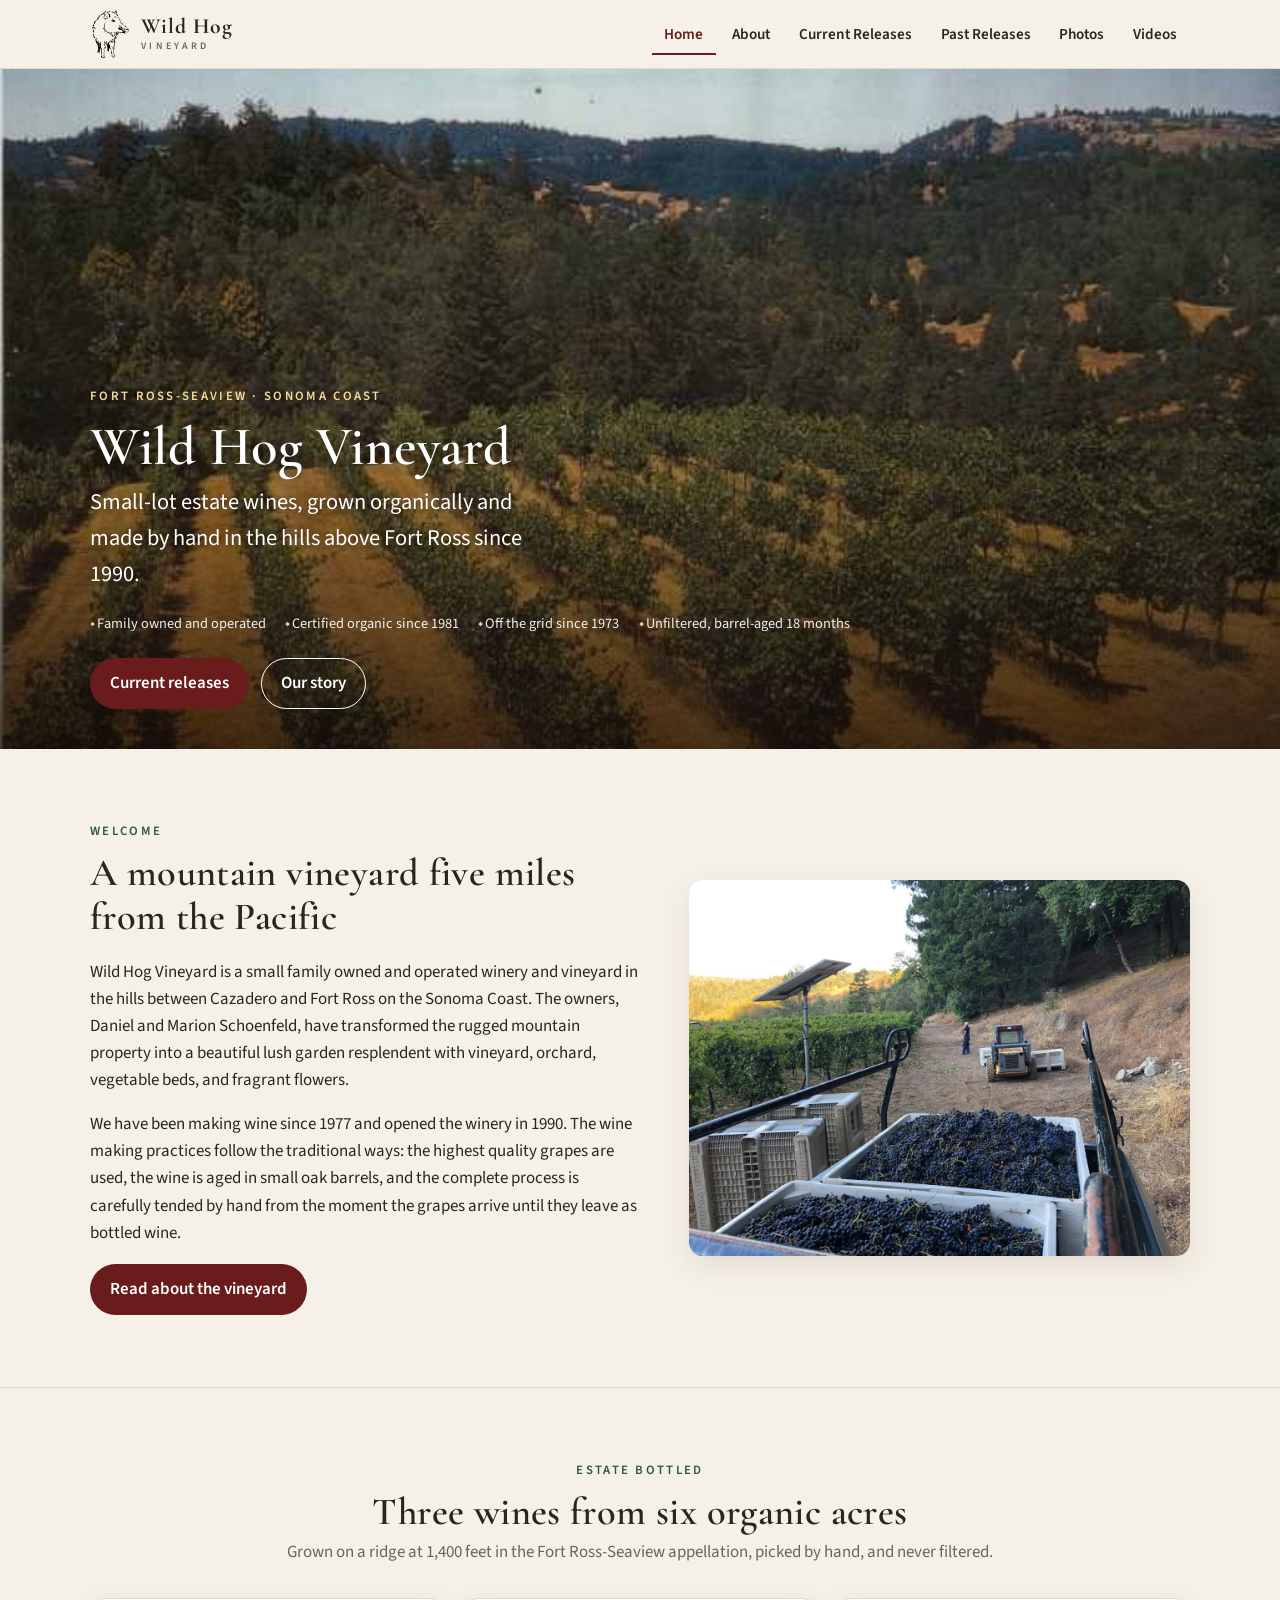
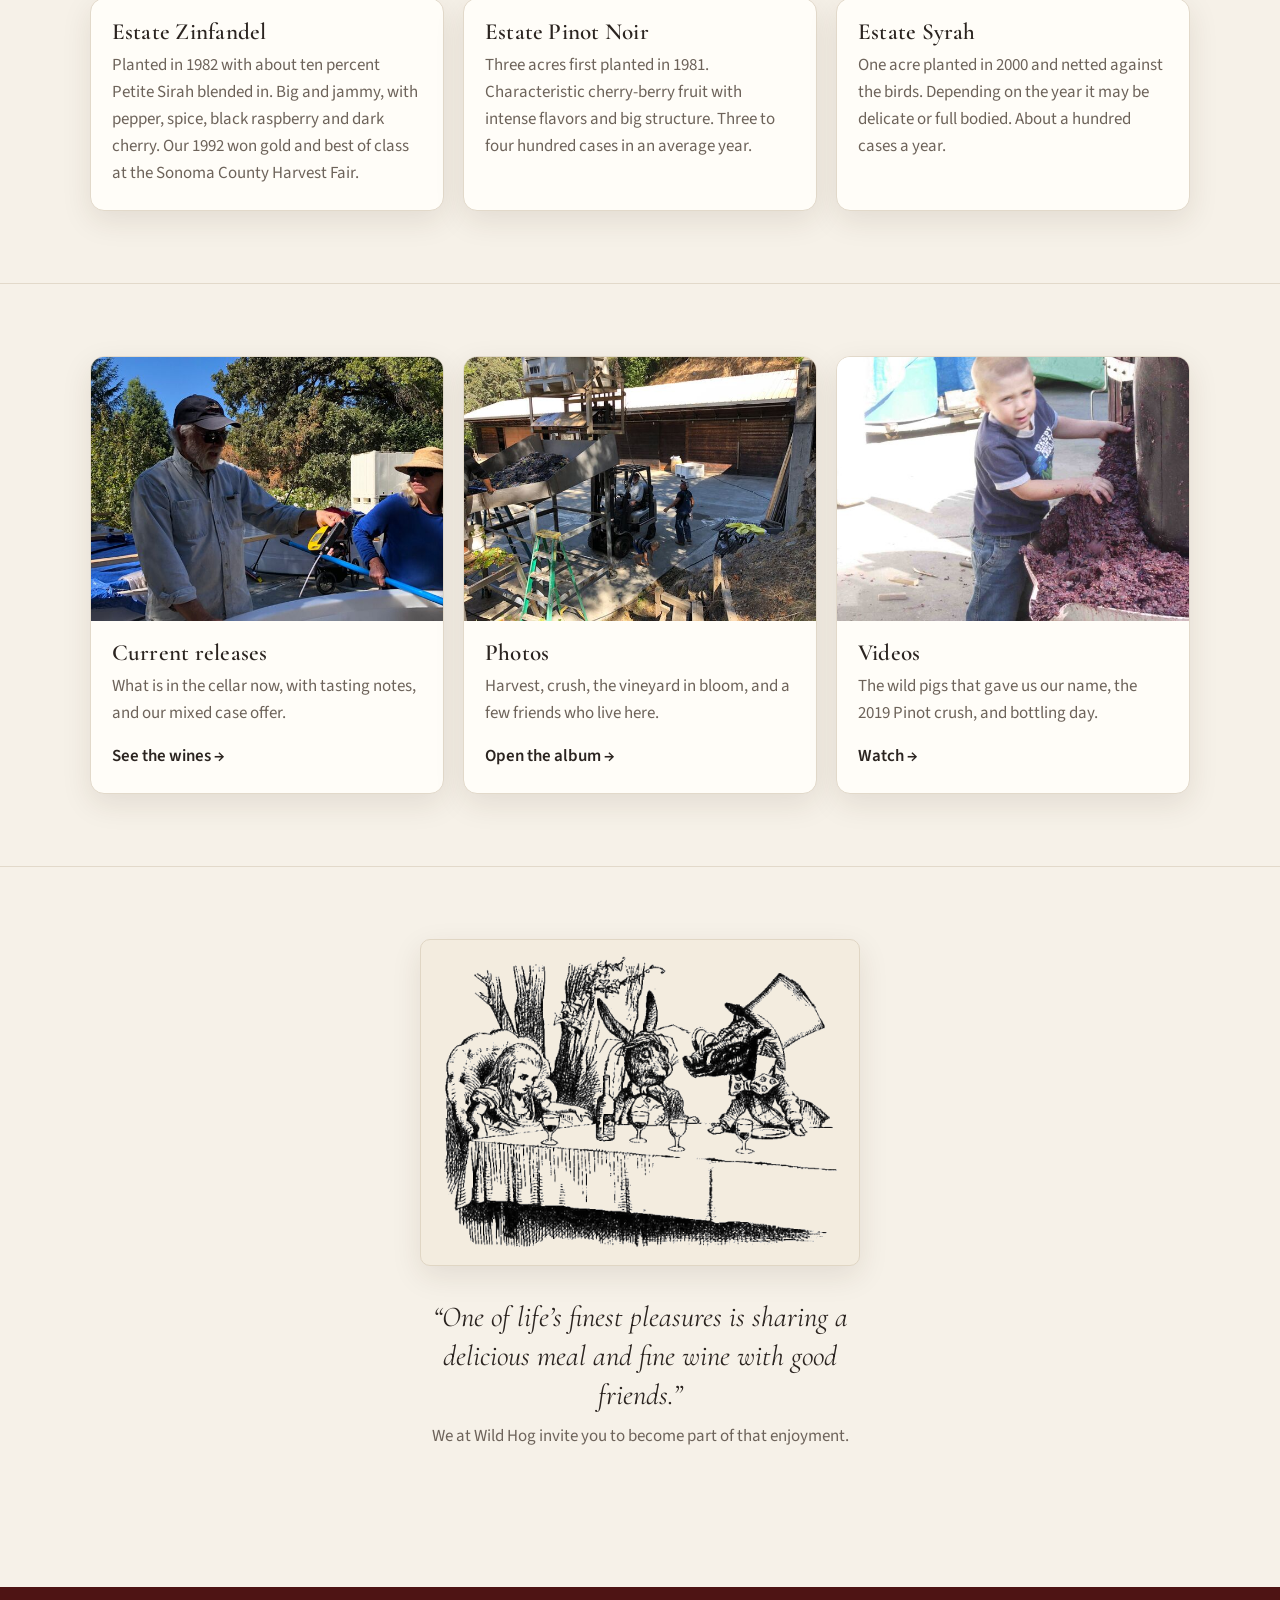
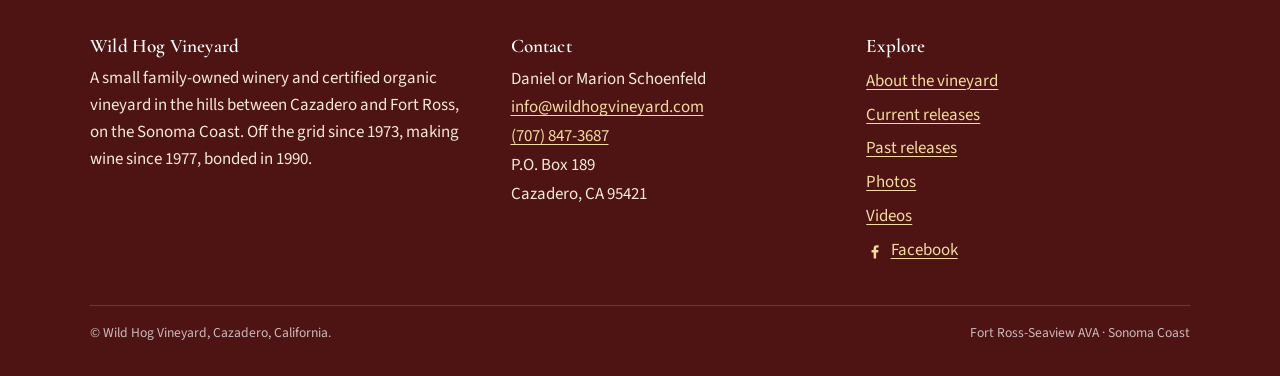
<file: index.html>
<!DOCTYPE html>
<html lang="en" class="no-js">
<head>
<meta charset="utf-8">
<meta name="viewport" content="width=device-width, initial-scale=1">
<title>Wild Hog Vineyard · Estate wines from the Sonoma Coast</title>
<meta name="description" content="Wild Hog Vineyard, a small family-owned, certified organic, off-the-grid winery in the Fort Ross-Seaview hills of the Sonoma Coast, making estate Pinot Noir, Zinfandel and Syrah since 1990.">
<meta property="og:title" content="Wild Hog Vineyard · Estate wines from the Sonoma Coast">
<meta property="og:description" content="Wild Hog Vineyard, a small family-owned, certified organic, off-the-grid winery in the Fort Ross-Seaview hills of the Sonoma Coast, making estate Pinot Noir, Zinfandel and Syrah since 1990.">
<meta property="og:type" content="website">
<meta property="og:image" content="images/estate-vineyard.jpg">
<meta name="theme-color" content="#6a1c1c">
<link rel="icon" href="images/favicon.png" type="image/png">
<link rel="apple-touch-icon" href="images/apple-touch-icon.png">
<link rel="preconnect" href="https://fonts.googleapis.com">
<link rel="preconnect" href="https://fonts.gstatic.com" crossorigin>
<link rel="stylesheet" href="https://fonts.googleapis.com/css2?family=Cormorant+Garamond:ital,wght@0,600;0,700;1,500&family=Source+Sans+3:wght@400;600&display=swap">
<link rel="stylesheet" href="css/style.css">
</head>
<body>
<a class="skip-link" href="#main">Skip to content</a>
<header class="site-header">
  <div class="wrap">
    <a class="brand" href="index.html" aria-label="Wild Hog Vineyard home">
      <img src="images/hog-mark.png" alt="" width="40" height="50">
      <span class="brand-name">Wild Hog<small>VINEYARD</small></span>
    </a>
    <button class="nav-toggle" aria-expanded="false" aria-controls="site-nav">
      <svg width="22" height="22" viewBox="0 0 24 24" fill="none" stroke="currentColor" stroke-width="2" stroke-linecap="round"><path d="M4 7h16M4 12h16M4 17h16"/></svg>
      <span>Menu</span>
    </button>
    <nav class="site-nav" id="site-nav" aria-label="Main">
      <ul>
        <li><a href="index.html" aria-current="page">Home</a></li>
        <li><a href="about.html">About</a></li>
        <li><a href="current-releases.html">Current Releases</a></li>
        <li><a href="past-releases.html">Past Releases</a></li>
        <li><a href="photos.html">Photos</a></li>
        <li><a href="videos.html">Videos</a></li>
      </ul>
    </nav>
  </div>
</header>
<main id="main">
<section class="hero">
  <img src="images/estate-vineyard.jpg" alt="The estate vineyard in late summer, rows of vines on a golden hillside with forested ridges beyond" fetchpriority="high">
  <div class="wrap">
    <p class="eyebrow">Fort Ross-Seaview · Sonoma Coast</p>
    <h1>Wild Hog Vineyard</h1>
    <p class="lede">Small-lot estate wines, grown organically and made by hand in the hills above Fort Ross since 1990.</p>
    <ul class="hero-facts">
      <li>Family owned and operated</li>
      <li>Certified organic since 1981</li>
      <li>Off the grid since 1973</li>
      <li>Unfiltered, barrel-aged 18 months</li>
    </ul>
    <div class="btn-row">
      <a class="btn" href="current-releases.html">Current releases</a>
      <a class="btn ghost" href="about.html">Our story</a>
    </div>
  </div>
</section>

<section class="section">
  <div class="wrap split">
    <div>
      <p class="eyebrow">Welcome</p>
      <h2>A mountain vineyard five miles from the Pacific</h2>
      <p>Wild Hog Vineyard is a small family owned and operated winery and vineyard in the hills between Cazadero and Fort Ross on the Sonoma Coast. The owners, Daniel and Marion Schoenfeld, have transformed the rugged mountain property into a beautiful lush garden resplendent with vineyard, orchard, vegetable beds, and fragrant flowers.</p>
      <p>We have been making wine since 1977 and opened the winery in 1990. The wine making practices follow the traditional ways: the highest quality grapes are used, the wine is aged in small oak barrels, and the complete process is carefully tended by hand from the moment the grapes arrive until they leave as bottled wine.</p>
      <a class="btn" href="about.html">Read about the vineyard</a>
    </div>
    <img src="images/grapes-load.jpg" alt="A bin heaped with freshly picked grapes at the winery, a nice load from the 2019 harvest" width="1200" height="900" loading="lazy">
  </div>
</section>

<section class="section">
  <div class="wrap">
    <div class="section-title">
      <p class="eyebrow">Estate bottled</p>
      <h2>Three wines from six organic acres</h2>
      <p class="muted">Grown on a ridge at 1,400 feet in the Fort Ross-Seaview appellation, picked by hand, and never filtered.</p>
    </div>
    <div class="cards">
      <article class="card"><div class="body">
        <h3>Estate Zinfandel</h3>
        <p>Planted in 1982 with about ten percent Petite Sirah blended in. Big and jammy, with pepper, spice, black raspberry and dark cherry. Our 1992 won gold and best of class at the Sonoma County Harvest Fair.</p>
      </div></article>
      <article class="card"><div class="body">
        <h3>Estate Pinot Noir</h3>
        <p>Three acres first planted in 1981. Characteristic cherry-berry fruit with intense flavors and big structure. Three to four hundred cases in an average year.</p>
      </div></article>
      <article class="card"><div class="body">
        <h3>Estate Syrah</h3>
        <p>One acre planted in 2000 and netted against the birds. Depending on the year it may be delicate or full bodied. About a hundred cases a year.</p>
      </div></article>
    </div>
  </div>
</section>

<section class="section">
  <div class="wrap">
    <div class="cards">
      <a class="card" href="current-releases.html" style="text-decoration:none;color:inherit">
        <img src="images/gallery/thumbs/IMG_3694.jpg" alt="Daniel measuring the sugar content of the grapes" loading="lazy" width="640" height="480">
        <div class="body"><h3>Current releases</h3><p>What is in the cellar now, with tasting notes, and our mixed case offer.</p><span class="more">See the wines</span></div>
      </a>
      <a class="card" href="photos.html" style="text-decoration:none;color:inherit">
        <img src="images/gallery/thumbs/IMG_3703.jpg" alt="Crush production line, September 2019" loading="lazy" width="640" height="480">
        <div class="body"><h3>Photos</h3><p>Harvest, crush, the vineyard in bloom, and a few friends who live here.</p><span class="more">Open the album</span></div>
      </a>
      <a class="card" href="videos.html" style="text-decoration:none;color:inherit">
        <img src="images/gallery/thumbs/09Press.jpg" alt="Working the press at crush" loading="lazy" width="640" height="480">
        <div class="body"><h3>Videos</h3><p>The wild pigs that gave us our name, the 2019 Pinot crush, and bottling day.</p><span class="more">Watch</span></div>
      </a>
    </div>
  </div>
</section>

<section class="section">
  <div class="wrap quote-block">
    <figure><img src="images/alice-banquet.png" alt="Engraving of Alice at a banquet table with the March Hare and a boar in a top hat, glasses of wine before them" width="520" height="382" loading="lazy"></figure>
    <blockquote>“One of life’s finest pleasures is sharing a delicious meal and fine wine with good friends.”</blockquote>
    <p class="muted">We at Wild Hog invite you to become part of that enjoyment.</p>
  </div>
</section>
</main>
<footer class="site-footer">
  <div class="wrap">
    <div>
      <h3>Wild Hog Vineyard</h3>
      <p>A small family-owned winery and certified organic vineyard in the hills between Cazadero and Fort Ross, on the Sonoma Coast. Off the grid since 1973, making wine since 1977, bonded in 1990.</p>
    </div>
    <div>
      <h3>Contact</h3>
      <address>
        Daniel or Marion Schoenfeld<br>
        <a href="mailto:info@wildhogvineyard.com">info@wildhogvineyard.com</a><br>
        <a href="tel:+17078473687">(707) 847-3687</a><br>
        P.O. Box 189<br>
        Cazadero, CA 95421
      </address>
    </div>
    <div>
      <h3>Explore</h3>
      <ul>
        <li><a href="about.html">About the vineyard</a></li>
        <li><a href="current-releases.html">Current releases</a></li>
        <li><a href="past-releases.html">Past releases</a></li>
        <li><a href="photos.html">Photos</a></li>
        <li><a href="videos.html">Videos</a></li>
        <li><a class="social" href="https://www.facebook.com/profile.php?id=100057775415077" rel="noopener"><svg viewBox="0 0 24 24" aria-hidden="true"><path d="M13.5 22v-8h2.7l.4-3.2h-3.1V8.8c0-.9.3-1.6 1.6-1.6h1.7V4.4c-.3 0-1.3-.1-2.5-.1-2.5 0-4.1 1.5-4.1 4.2v2.3H7.4V14h2.8v8h3.3z"/></svg> Facebook</a></li>
      </ul>
    </div>
    <div class="fine">
      <span>© Wild Hog Vineyard, Cazadero, California.</span>
      <span>Fort Ross-Seaview AVA · Sonoma Coast</span>
    </div>
  </div>
</footer>
<script src="js/site.js"></script>
</body>
</html>
</file>
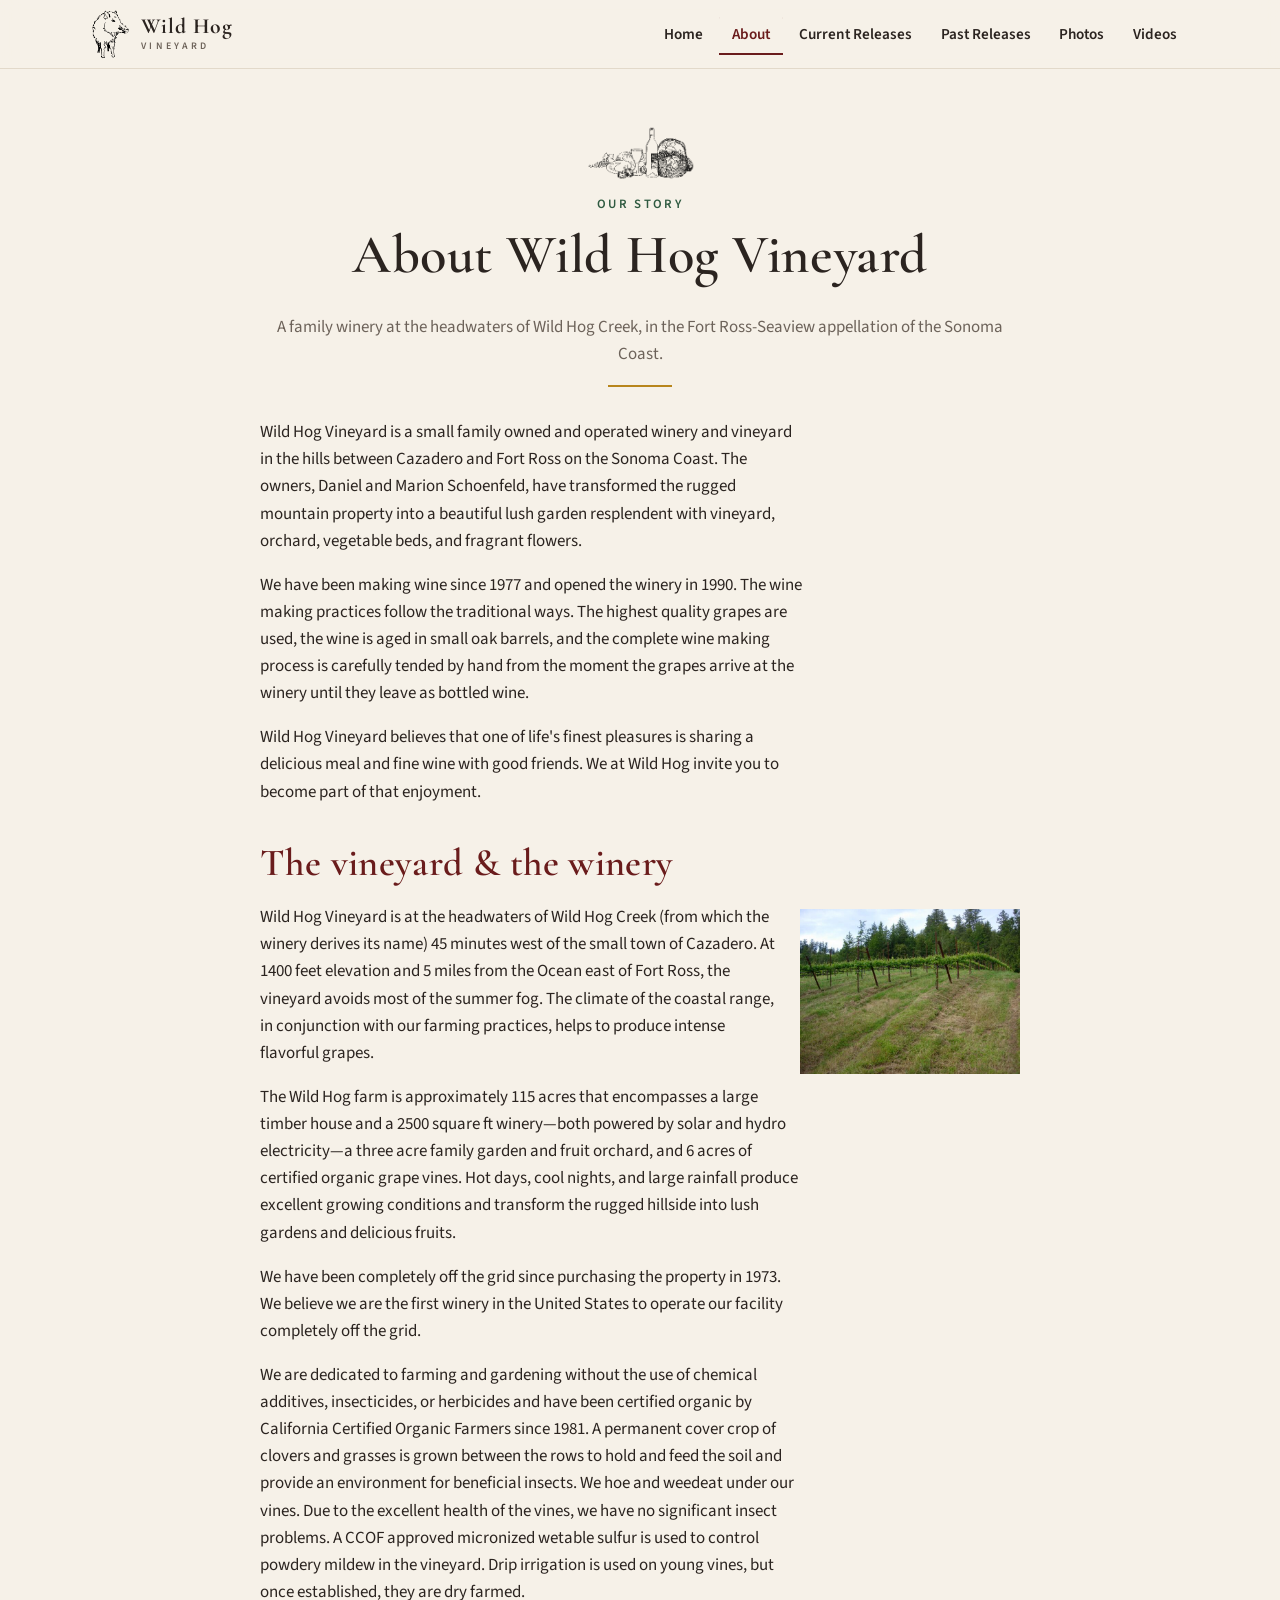
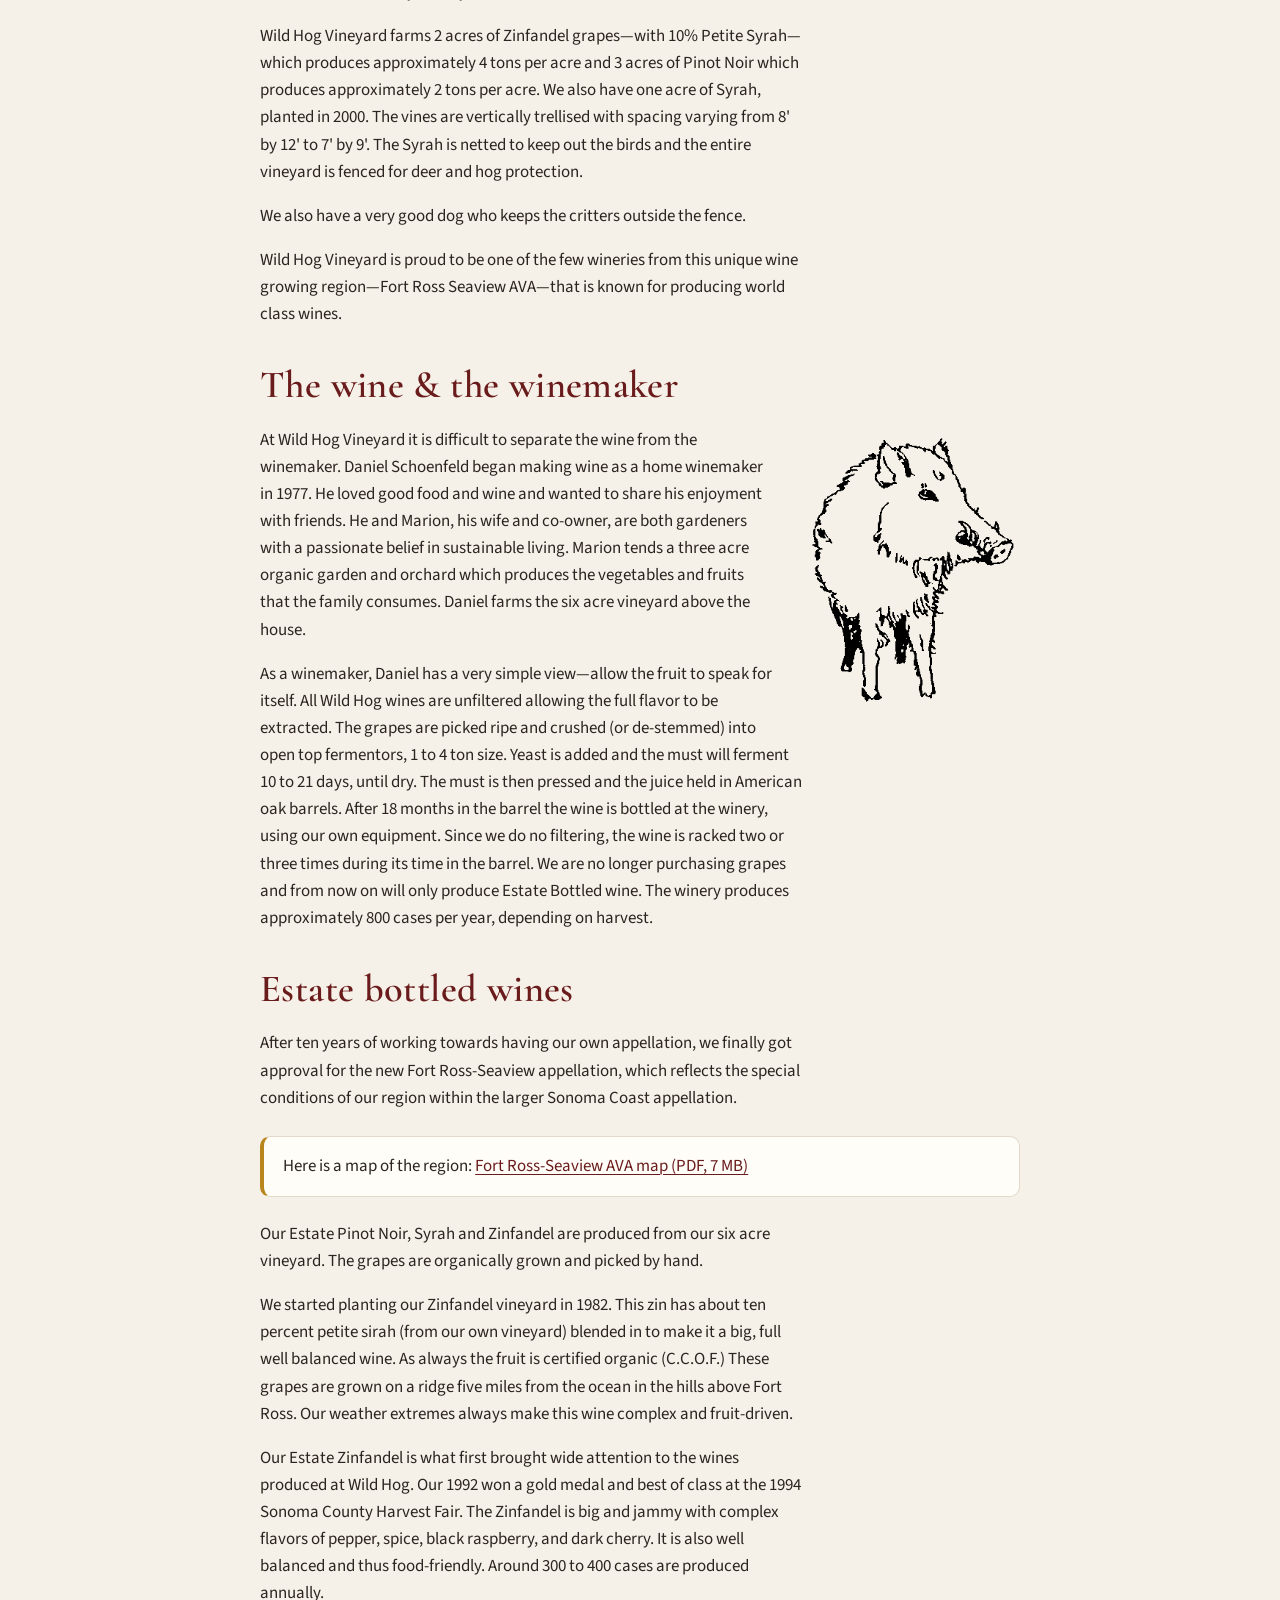
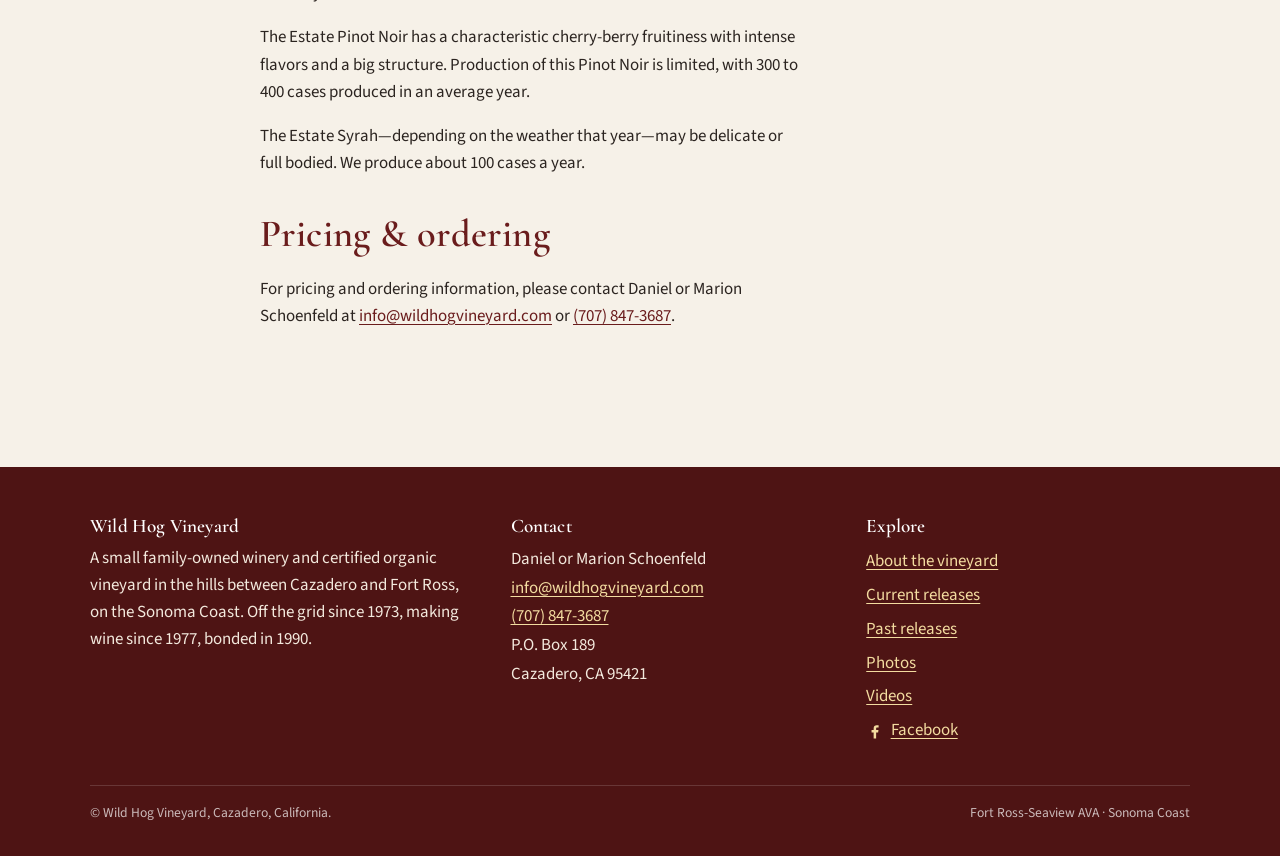
<file: about.html>
<!DOCTYPE html>
<html lang="en" class="no-js">
<head>
<meta charset="utf-8">
<meta name="viewport" content="width=device-width, initial-scale=1">
<title>About · Wild Hog Vineyard</title>
<meta name="description" content="Wild Hog Vineyard, a small family-owned, certified organic, off-the-grid winery in the Fort Ross-Seaview hills of the Sonoma Coast, making estate Pinot Noir, Zinfandel and Syrah since 1990.">
<meta property="og:title" content="About · Wild Hog Vineyard">
<meta property="og:description" content="Wild Hog Vineyard, a small family-owned, certified organic, off-the-grid winery in the Fort Ross-Seaview hills of the Sonoma Coast, making estate Pinot Noir, Zinfandel and Syrah since 1990.">
<meta property="og:type" content="website">
<meta property="og:image" content="images/hero-harvest-1600.jpg">
<meta name="theme-color" content="#6a1c1c">
<link rel="icon" href="images/favicon.png" type="image/png">
<link rel="apple-touch-icon" href="images/apple-touch-icon.png">
<link rel="preconnect" href="https://fonts.googleapis.com">
<link rel="preconnect" href="https://fonts.gstatic.com" crossorigin>
<link rel="stylesheet" href="https://fonts.googleapis.com/css2?family=Cormorant+Garamond:ital,wght@0,600;0,700;1,500&family=Source+Sans+3:wght@400;600&display=swap">
<link rel="stylesheet" href="css/style.css">
</head>
<body>
<a class="skip-link" href="#main">Skip to content</a>
<header class="site-header">
  <div class="wrap">
    <a class="brand" href="index.html" aria-label="Wild Hog Vineyard home">
      <img src="images/hog-mark.png" alt="" width="40" height="50">
      <span class="brand-name">Wild Hog<small>VINEYARD</small></span>
    </a>
    <button class="nav-toggle" aria-expanded="false" aria-controls="site-nav">
      <svg width="22" height="22" viewBox="0 0 24 24" fill="none" stroke="currentColor" stroke-width="2" stroke-linecap="round"><path d="M4 7h16M4 12h16M4 17h16"/></svg>
      <span>Menu</span>
    </button>
    <nav class="site-nav" id="site-nav" aria-label="Main">
      <ul>
        <li><a href="index.html">Home</a></li>
        <li><a href="about.html" aria-current="page">About</a></li>
        <li><a href="current-releases.html">Current Releases</a></li>
        <li><a href="past-releases.html">Past Releases</a></li>
        <li><a href="photos.html">Photos</a></li>
        <li><a href="videos.html">Videos</a></li>
      </ul>
    </nav>
  </div>
</header>
<main id="main">
<div class="page-title narrow">
  <img class="ornament" src="images/tableau-center.png" alt="">
  <p class="eyebrow">Our story</p>
  <h1>About Wild Hog Vineyard</h1>
  <p class="muted">A family winery at the headwaters of Wild Hog Creek, in the Fort Ross-Seaview appellation of the Sonoma Coast.</p>
  <hr class="rule">
</div>

<div class="narrow prose section" style="padding-top:0">
<p>Wild Hog Vineyard is a small family owned and operated winery and vineyard in the hills between Cazadero and Fort Ross on the Sonoma Coast. The owners, Daniel and Marion Schoenfeld, have transformed the rugged mountain property into a beautiful lush garden resplendent with vineyard, orchard, vegetable beds, and fragrant flowers.</p>
<p>We have been making wine since 1977 and opened the winery in 1990. The wine making practices follow the traditional ways. The highest quality grapes are used, the wine is aged in small oak barrels, and the complete wine making process is carefully tended by hand from the moment the grapes arrive at the winery until they leave as bottled wine.</p>
<p>Wild Hog Vineyard believes that one of life's finest pleasures is sharing a delicious meal and fine wine with good friends. We at Wild Hog invite you to become part of that enjoyment.</p>

<h2>The vineyard &amp; the winery</h2>
<img class="float-right" src="images/gallery/thumbs/VineyardSpring1.jpg" alt="The estate vineyard in late spring" width="640" height="480" loading="lazy">
<p>Wild Hog Vineyard is at the headwaters of Wild Hog Creek (from which the winery derives its name) 45 minutes west of the small town of Cazadero. At 1400 feet elevation and 5 miles from the Ocean east of Fort Ross, the vineyard avoids most of the summer fog. The climate of the coastal range, in conjunction with our farming practices, helps to produce intense flavorful grapes.</p>
<p>The Wild Hog farm is approximately 115 acres that encompasses a large timber house and a 2500 square ft winery—both powered by solar and hydro electricity—a three acre family garden and fruit orchard, and 6 acres of certified organic grape vines. Hot days, cool nights, and large rainfall produce excellent growing conditions and transform the rugged hillside into lush gardens and delicious fruits.</p>
<p>We have been completely off the grid since purchasing the property in 1973. We believe we are the first winery in the United States to operate our facility completely off the grid.</p>
<p>We are dedicated to farming and gardening without the use of chemical additives, insecticides, or herbicides and have been certified organic by California Certified Organic Farmers since 1981. A permanent cover crop of clovers and grasses is grown between the rows to hold and feed the soil and provide an environment for beneficial insects. We hoe and weedeat under our vines. Due to the excellent health of the vines, we have no significant insect problems. A CCOF approved micronized wetable sulfur is used to control powdery mildew in the vineyard. Drip irrigation is used on young vines, but once established, they are dry farmed.</p>
<p>Wild Hog Vineyard farms 2 acres of Zinfandel grapes—with 10% Petite Syrah—which produces approximately 4 tons per acre and 3 acres of Pinot Noir which produces approximately 2 tons per acre. We also have one acre of Syrah, planted in 2000. The vines are vertically trellised with spacing varying from 8' by 12' to 7' by 9'. The Syrah is netted to keep out the birds and the entire vineyard is fenced for deer and hog protection.</p>
<p>We also have a very good dog who keeps the critters outside the fence.</p>
<p>Wild Hog Vineyard is proud to be one of the few wineries from this unique wine growing region—Fort Ross Seaview AVA—that is known for producing world class wines.</p>

<h2>The wine &amp; the winemaker</h2>
<img class="float-right art" src="images/hog-mark.png" alt="Line drawing of a wild hog" width="300" height="374" loading="lazy">
<p>At Wild Hog Vineyard it is difficult to separate the wine from the winemaker. Daniel Schoenfeld began making wine as a home winemaker in 1977. He loved good food and wine and wanted to share his enjoyment with friends. He and Marion, his wife and co-owner, are both gardeners with a passionate belief in sustainable living. Marion tends a three acre organic garden and orchard which produces the vegetables and fruits that the family consumes. Daniel farms the six acre vineyard above the house.</p>
<p>As a winemaker, Daniel has a very simple view—allow the fruit to speak for itself. All Wild Hog wines are unfiltered allowing the full flavor to be extracted. The grapes are picked ripe and crushed (or de-stemmed) into open top fermentors, 1 to 4 ton size. Yeast is added and the must will ferment 10 to 21 days, until dry. The must is then pressed and the juice held in American oak barrels. After 18 months in the barrel the wine is bottled at the winery, using our own equipment. Since we do no filtering, the wine is racked two or three times during its time in the barrel. We are no longer purchasing grapes and from now on will only produce Estate Bottled wine. The winery produces approximately 800 cases per year, depending on harvest.</p>

<h2>Estate bottled wines</h2>
<p>After ten years of working towards having our own appellation, we finally got approval for the new Fort Ross-Seaview appellation, which reflects the special conditions of our region within the larger Sonoma Coast appellation.</p>
<div class="callout"><p>Here is a map of the region: <a href="fort-ross-seaview-ava-map.pdf">Fort Ross-Seaview AVA map (PDF, 7&nbsp;MB)</a></p></div>
<p>Our Estate Pinot Noir, Syrah and Zinfandel are produced from our six acre vineyard. The grapes are organically grown and picked by hand.</p>
<p>We started planting our Zinfandel vineyard in 1982. This zin has about ten percent petite sirah (from our own vineyard) blended in to make it a big, full well balanced wine. As always the fruit is certified organic (C.C.O.F.) These grapes are grown on a ridge five miles from the ocean in the hills above Fort Ross. Our weather extremes always make this wine complex and fruit-driven.</p>
<p>Our Estate Zinfandel is what first brought wide attention to the wines produced at Wild Hog. Our 1992 won a gold medal and best of class at the 1994 Sonoma County Harvest Fair. The Zinfandel is big and jammy with complex flavors of pepper, spice, black raspberry, and dark cherry. It is also well balanced and thus food-friendly. Around 300 to 400 cases are produced annually.</p>
<p>The Estate Pinot Noir has a characteristic cherry-berry fruitiness with intense flavors and a big structure. Production of this Pinot Noir is limited, with 300 to 400 cases produced in an average year.</p>
<p>The Estate Syrah—depending on the weather that year—may be delicate or full bodied. We produce about 100 cases a year.</p>

<h2>Pricing &amp; ordering</h2>
<p>For pricing and ordering information, please contact Daniel or Marion Schoenfeld at <a href="mailto:info@wildhogvineyard.com">info@wildhogvineyard.com</a> or <a href="tel:+17078473687">(707) 847-3687</a>.</p>
</div>
</main>
<footer class="site-footer">
  <div class="wrap">
    <div>
      <h3>Wild Hog Vineyard</h3>
      <p>A small family-owned winery and certified organic vineyard in the hills between Cazadero and Fort Ross, on the Sonoma Coast. Off the grid since 1973, making wine since 1977, bonded in 1990.</p>
    </div>
    <div>
      <h3>Contact</h3>
      <address>
        Daniel or Marion Schoenfeld<br>
        <a href="mailto:info@wildhogvineyard.com">info@wildhogvineyard.com</a><br>
        <a href="tel:+17078473687">(707) 847-3687</a><br>
        P.O. Box 189<br>
        Cazadero, CA 95421
      </address>
    </div>
    <div>
      <h3>Explore</h3>
      <ul>
        <li><a href="about.html">About the vineyard</a></li>
        <li><a href="current-releases.html">Current releases</a></li>
        <li><a href="past-releases.html">Past releases</a></li>
        <li><a href="photos.html">Photos</a></li>
        <li><a href="videos.html">Videos</a></li>
        <li><a class="social" href="https://www.facebook.com/profile.php?id=100057775415077" rel="noopener"><svg viewBox="0 0 24 24" aria-hidden="true"><path d="M13.5 22v-8h2.7l.4-3.2h-3.1V8.8c0-.9.3-1.6 1.6-1.6h1.7V4.4c-.3 0-1.3-.1-2.5-.1-2.5 0-4.1 1.5-4.1 4.2v2.3H7.4V14h2.8v8h3.3z"/></svg> Facebook</a></li>
      </ul>
    </div>
    <div class="fine">
      <span>© Wild Hog Vineyard, Cazadero, California.</span>
      <span>Fort Ross-Seaview AVA · Sonoma Coast</span>
    </div>
  </div>
</footer>
<script src="js/site.js"></script>
</body>
</html>
</file>
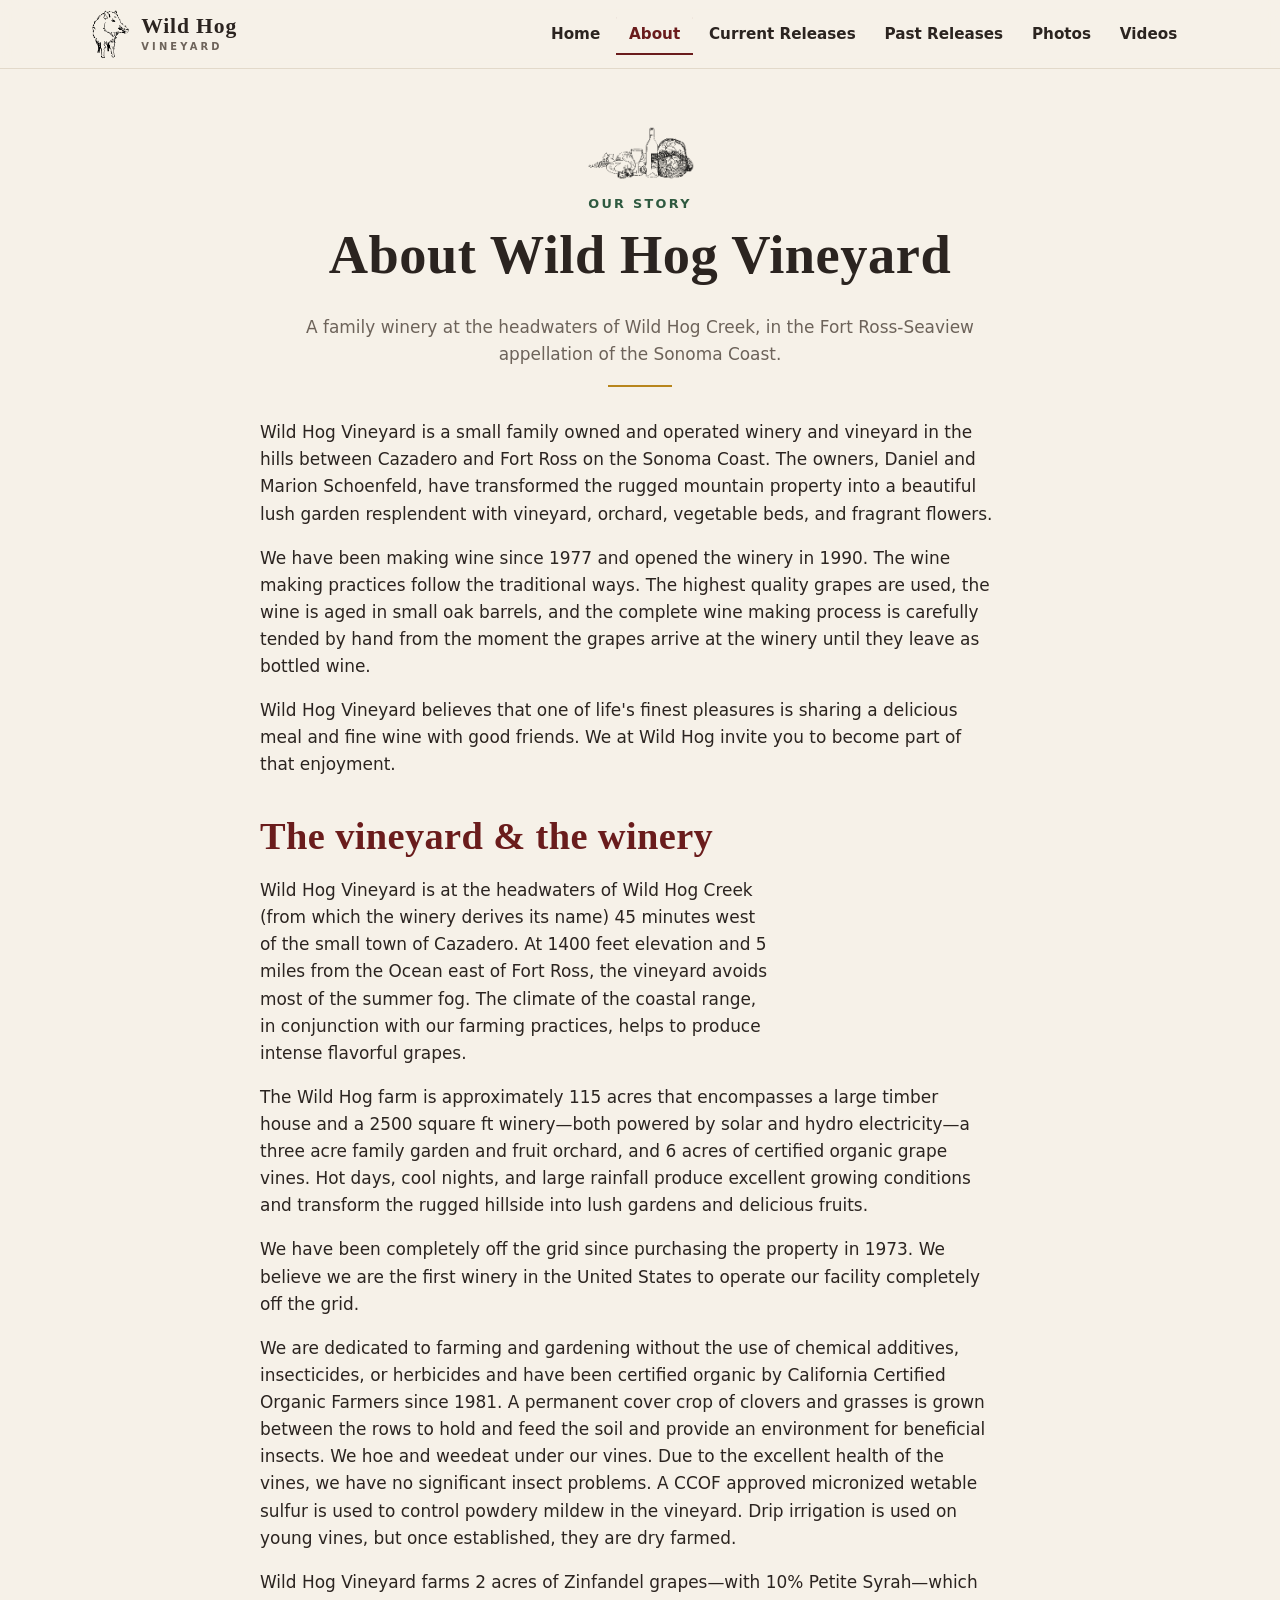
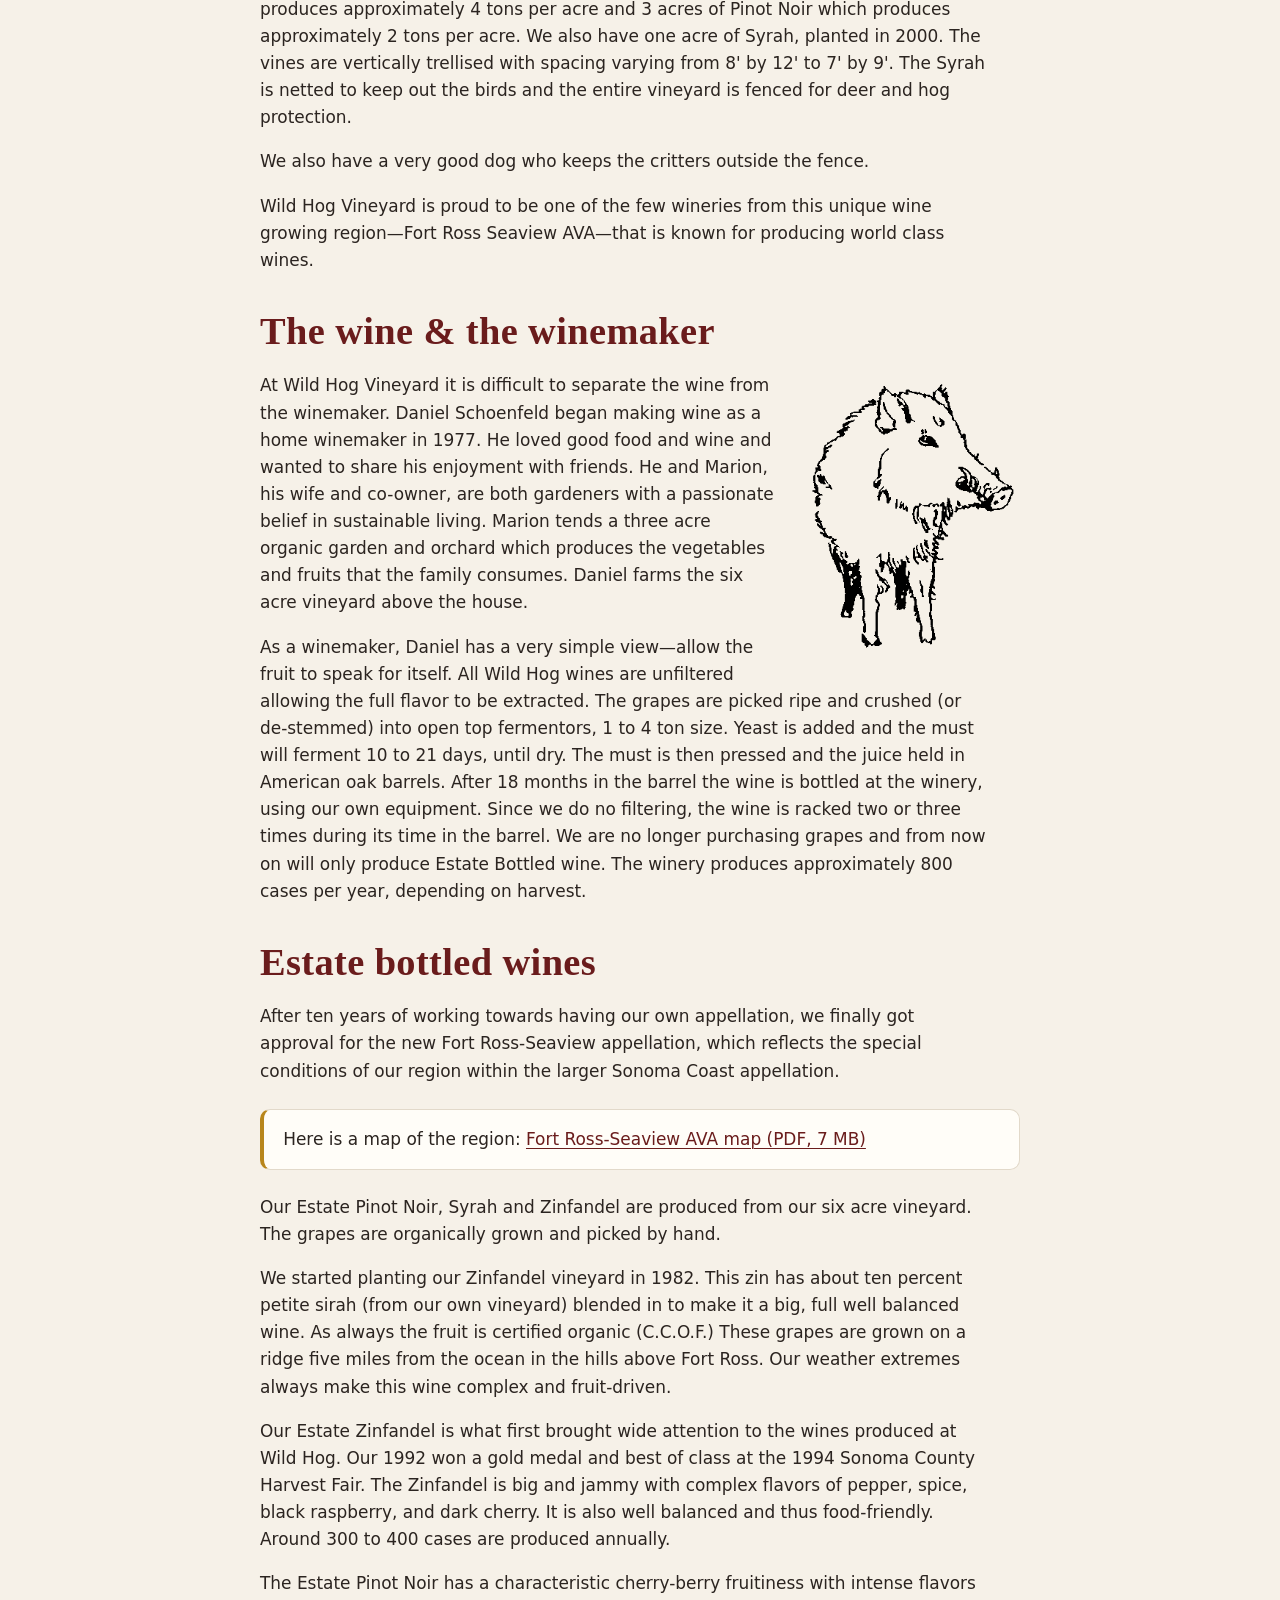
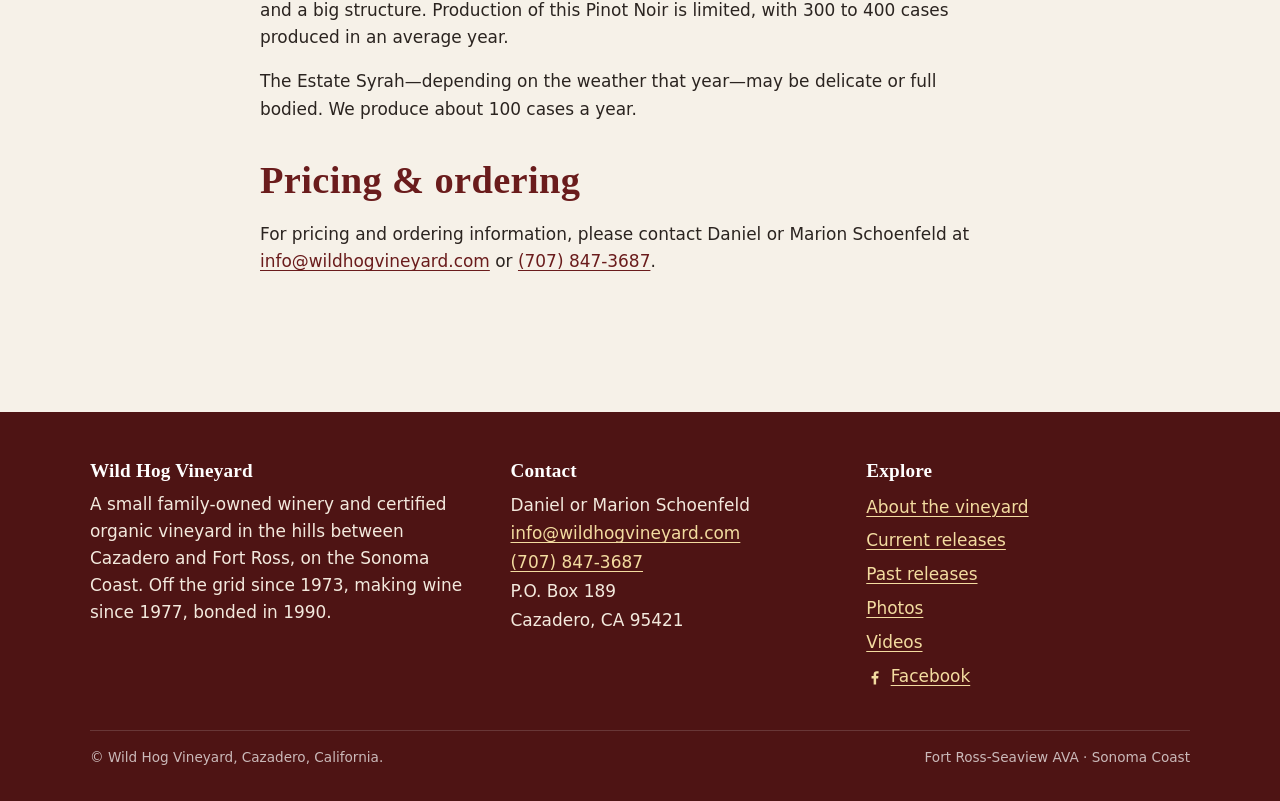
<file: aboutwildhog.html>
<!DOCTYPE html><html lang="en"><head><meta charset="utf-8"><title>Moved</title>
<meta http-equiv="refresh" content="0; url=about.html"><link rel="canonical" href="about.html">
<meta name="robots" content="noindex"></head><body><p>This page has moved to <a href="about.html">about.html</a>.</p></body></html>
</file>
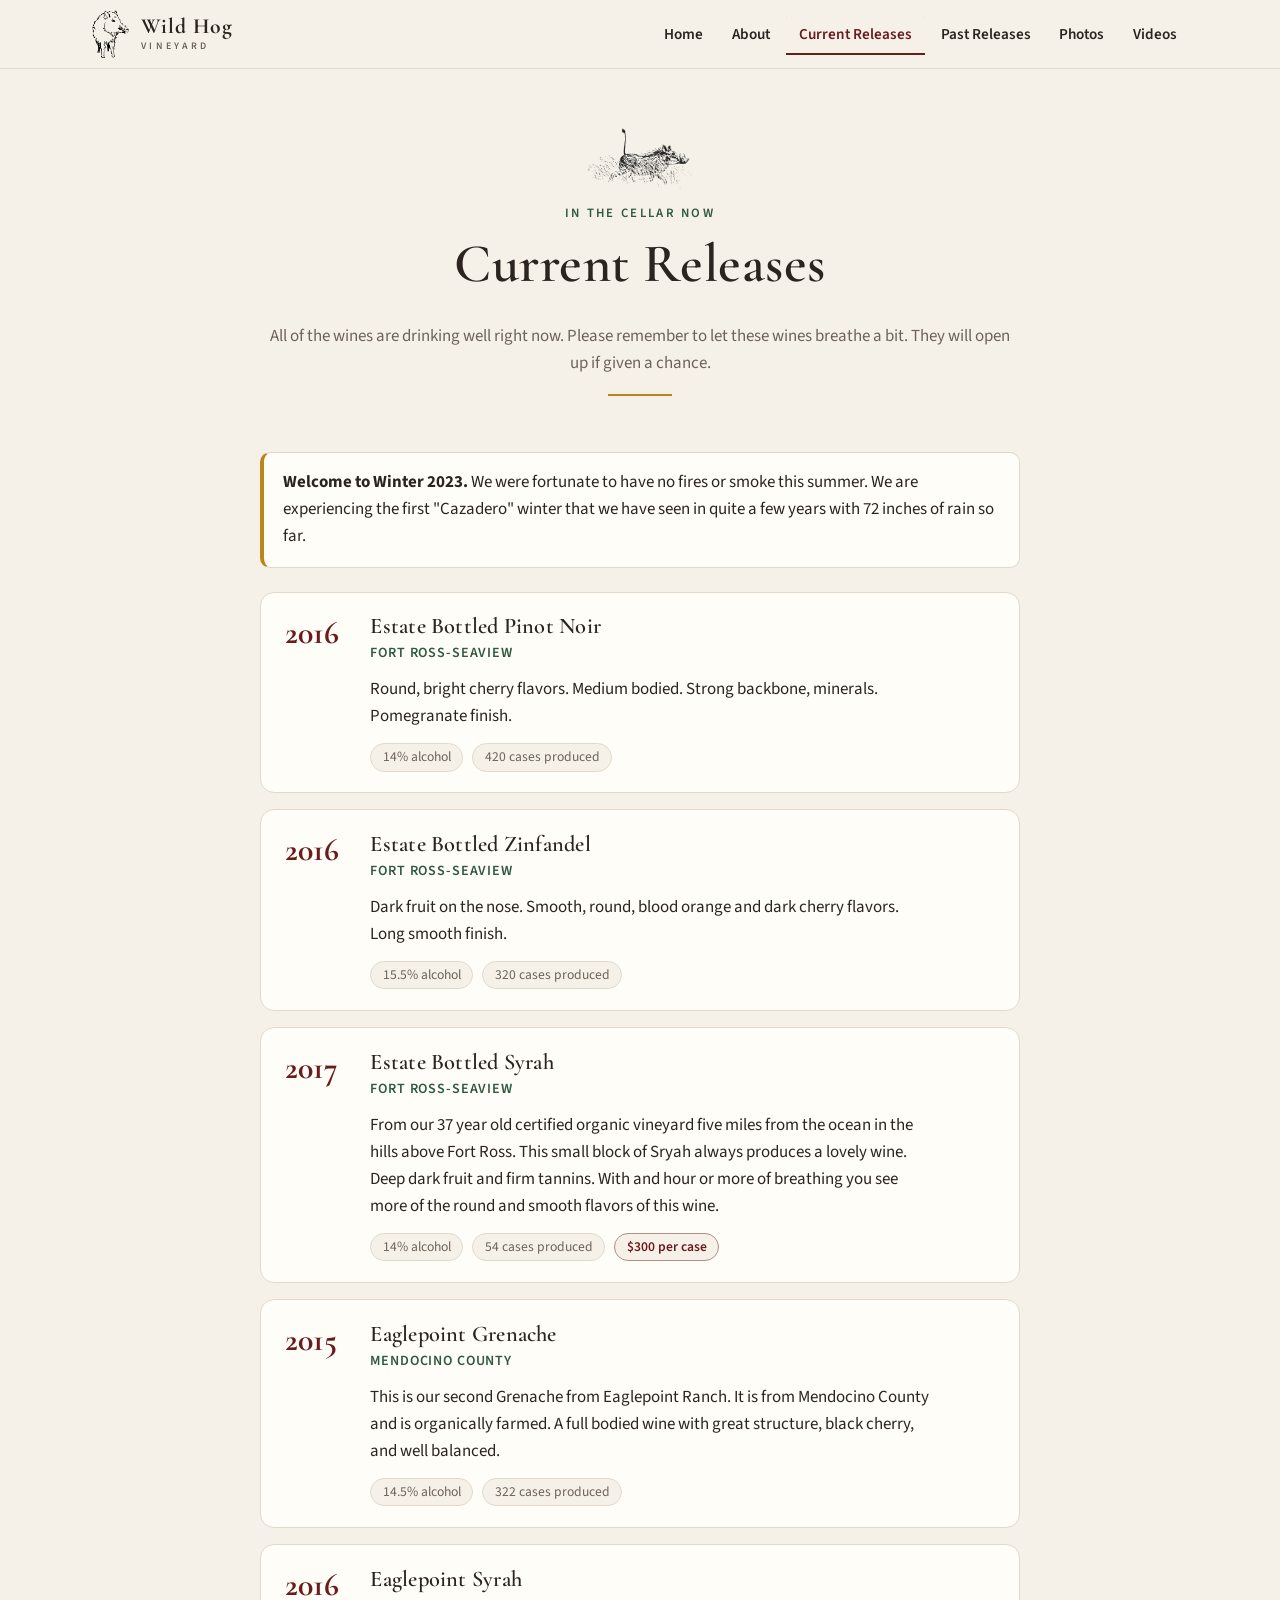
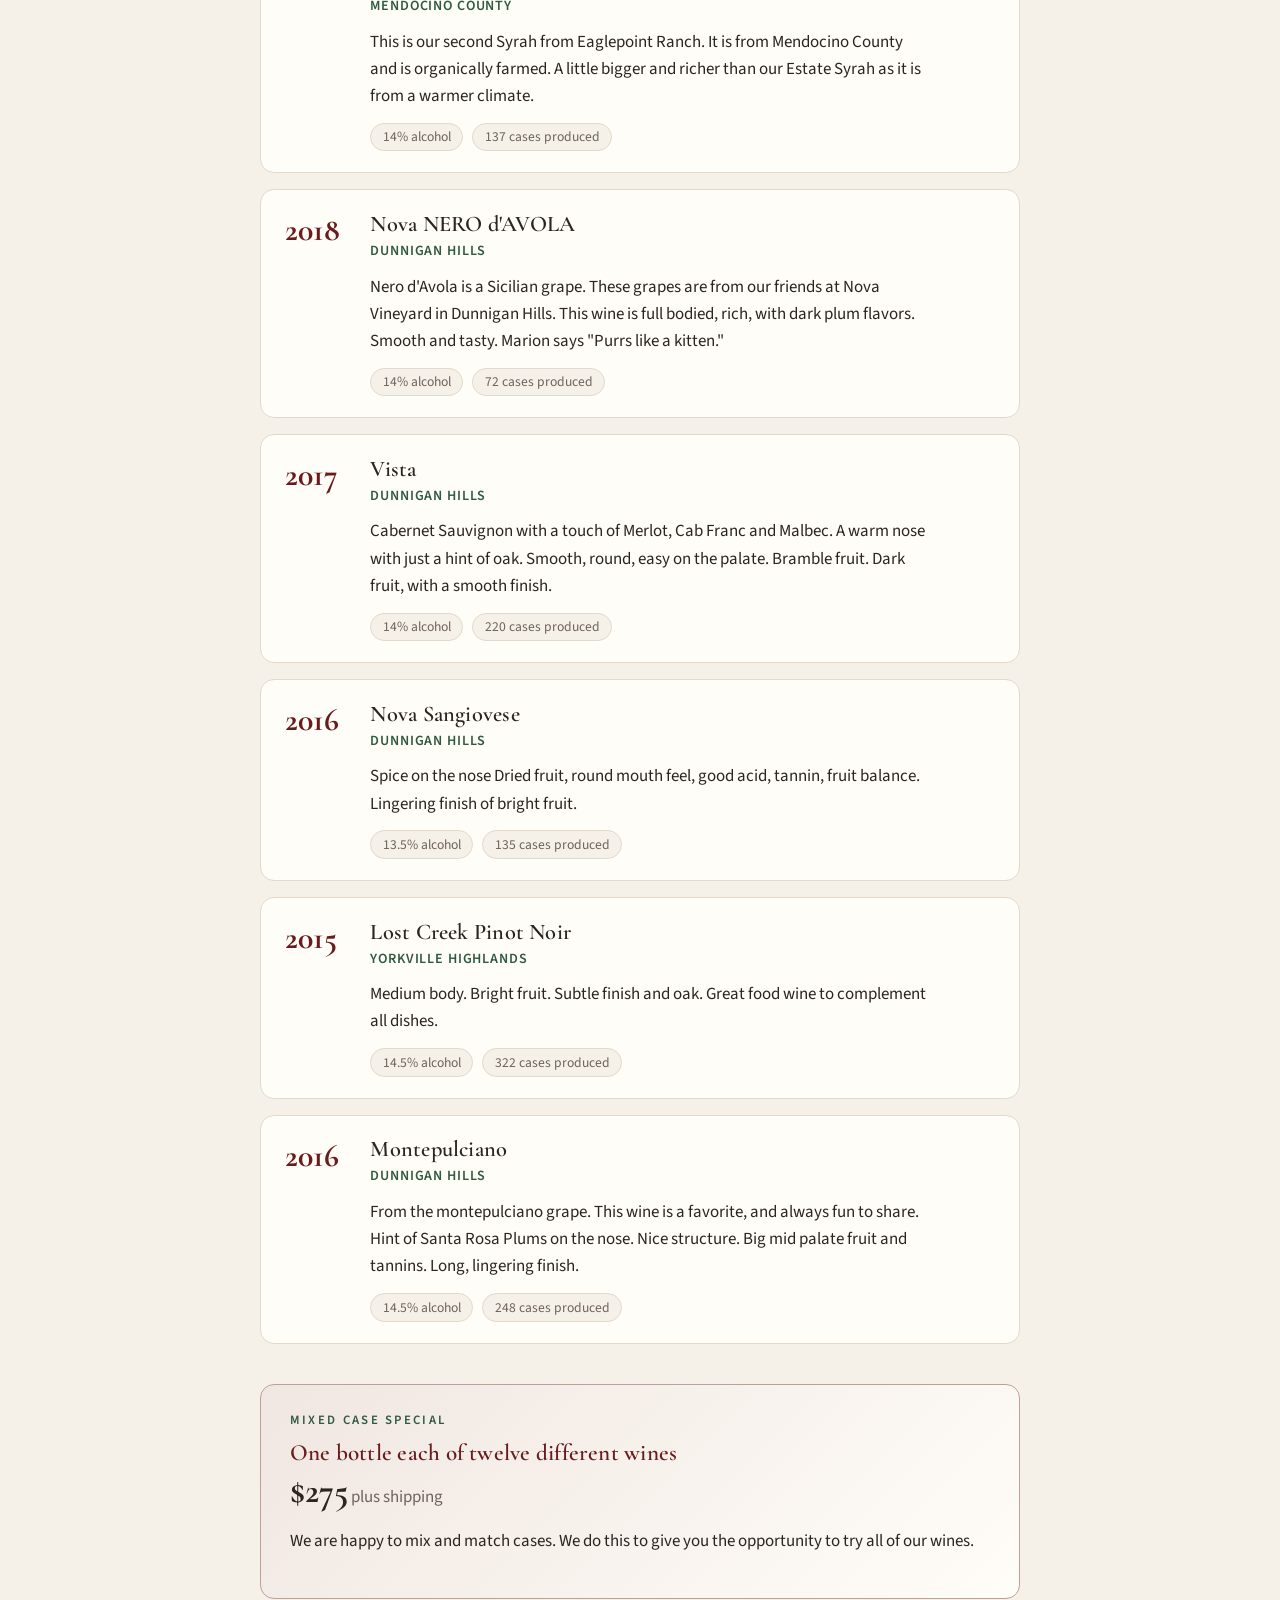
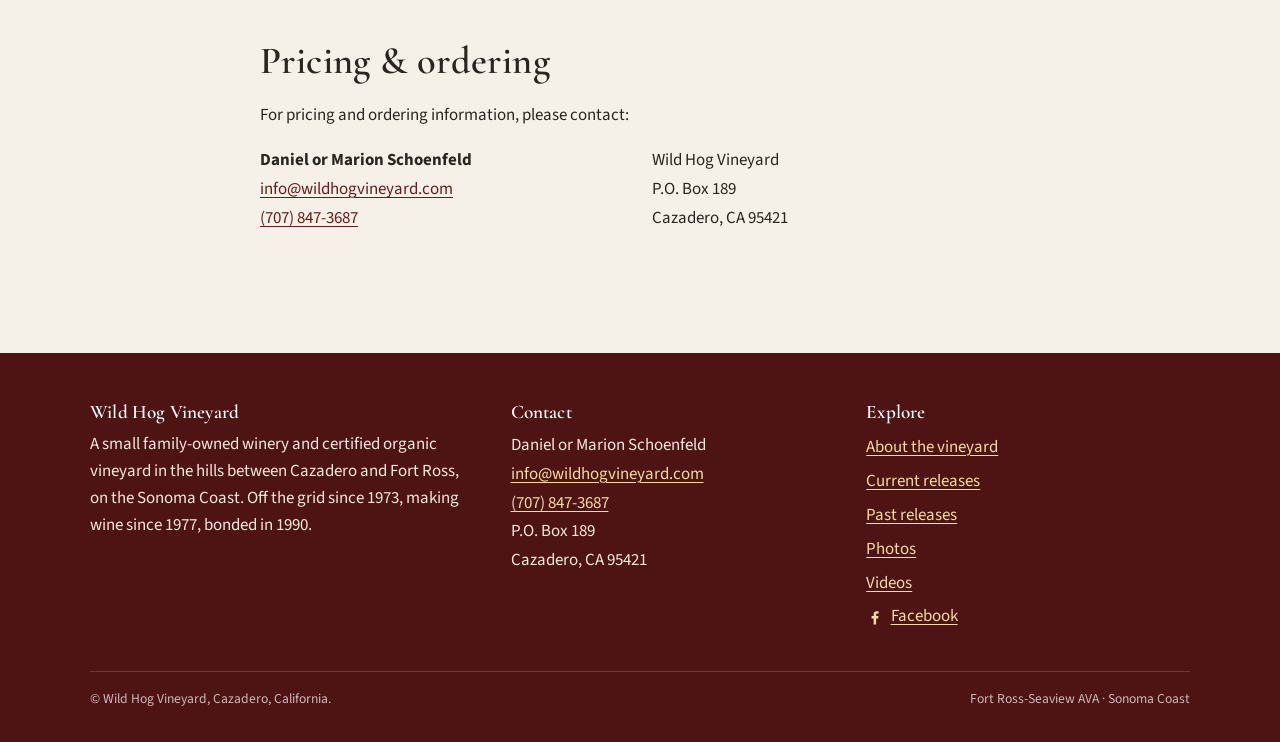
<file: current-releases.html>
<!DOCTYPE html>
<html lang="en" class="no-js">
<head>
<meta charset="utf-8">
<meta name="viewport" content="width=device-width, initial-scale=1">
<title>Current Releases · Wild Hog Vineyard</title>
<meta name="description" content="Current releases from Wild Hog Vineyard with tasting notes, alcohol, and cases produced. Mixed cases available.">
<meta property="og:title" content="Current Releases · Wild Hog Vineyard">
<meta property="og:description" content="Current releases from Wild Hog Vineyard with tasting notes, alcohol, and cases produced. Mixed cases available.">
<meta property="og:type" content="website">
<meta property="og:image" content="images/hero-harvest-1600.jpg">
<meta name="theme-color" content="#6a1c1c">
<link rel="icon" href="images/favicon.png" type="image/png">
<link rel="apple-touch-icon" href="images/apple-touch-icon.png">
<link rel="preconnect" href="https://fonts.googleapis.com">
<link rel="preconnect" href="https://fonts.gstatic.com" crossorigin>
<link rel="stylesheet" href="https://fonts.googleapis.com/css2?family=Cormorant+Garamond:ital,wght@0,600;0,700;1,500&family=Source+Sans+3:wght@400;600&display=swap">
<link rel="stylesheet" href="css/style.css">
</head>
<body>
<a class="skip-link" href="#main">Skip to content</a>
<header class="site-header">
  <div class="wrap">
    <a class="brand" href="index.html" aria-label="Wild Hog Vineyard home">
      <img src="images/hog-mark.png" alt="" width="40" height="50">
      <span class="brand-name">Wild Hog<small>VINEYARD</small></span>
    </a>
    <button class="nav-toggle" aria-expanded="false" aria-controls="site-nav">
      <svg width="22" height="22" viewBox="0 0 24 24" fill="none" stroke="currentColor" stroke-width="2" stroke-linecap="round"><path d="M4 7h16M4 12h16M4 17h16"/></svg>
      <span>Menu</span>
    </button>
    <nav class="site-nav" id="site-nav" aria-label="Main">
      <ul>
        <li><a href="index.html">Home</a></li>
        <li><a href="about.html">About</a></li>
        <li><a href="current-releases.html" aria-current="page">Current Releases</a></li>
        <li><a href="past-releases.html">Past Releases</a></li>
        <li><a href="photos.html">Photos</a></li>
        <li><a href="videos.html">Videos</a></li>
      </ul>
    </nav>
  </div>
</header>
<main id="main">
<div class="page-title narrow">
  <img class="ornament" src="images/running-hog.png" alt="">
  <p class="eyebrow">In the cellar now</p>
  <h1>Current Releases</h1>
  <p class="muted">All of the wines are drinking well right now. Please remember to let these wines breathe a bit. They will open up if given a chance.</p>
  <hr class="rule">
</div>

<div class="narrow section" style="padding-top:0">
<!-- Seasonal note. Update or remove when releases change. -->
<div class="callout">
  <p><strong>Welcome to Winter 2023.</strong> We were fortunate to have no fires or smoke this summer. We are experiencing the first "Cazadero" winter that we have seen in quite a few years with 72 inches of rain so far.</p>
</div>

<div class="wine-list">
<!-- To add a wine, copy one <article class="wine"> block. Delete the block when a wine sells out
     (and move it to past-releases.html under its vintage year). -->
  <article class="wine">
    <div class="vintage">2016</div>
    <h3>Estate Bottled Pinot Noir</h3>
    <div class="region">Fort Ross-Seaview</div>
    <p class="notes">Round, bright cherry flavors. Medium bodied. Strong backbone, minerals. Pomegranate finish.</p>
    <ul class="stats"><li>14% alcohol</li><li>420 cases produced</li></ul>
  </article>
  <article class="wine">
    <div class="vintage">2016</div>
    <h3>Estate Bottled Zinfandel</h3>
    <div class="region">Fort Ross-Seaview</div>
    <p class="notes">Dark fruit on the nose. Smooth, round, blood orange and dark cherry flavors. Long smooth finish.</p>
    <ul class="stats"><li>15.5% alcohol</li><li>320 cases produced</li></ul>
  </article>
  <article class="wine">
    <div class="vintage">2017</div>
    <h3>Estate Bottled Syrah</h3>
    <div class="region">Fort Ross-Seaview</div>
    <p class="notes">From our 37 year old certified organic vineyard five miles from the ocean in the hills above Fort Ross. This small block of Sryah always produces a lovely wine. Deep dark fruit and firm tannins. With and hour or more of breathing you see more of the round and smooth flavors of this wine.</p>
    <ul class="stats"><li>14% alcohol</li><li>54 cases produced</li><li class="price">$300 per case</li></ul>
  </article>
  <article class="wine">
    <div class="vintage">2015</div>
    <h3>Eaglepoint Grenache</h3>
    <div class="region">Mendocino County</div>
    <p class="notes">This is our second Grenache from Eaglepoint Ranch. It is from Mendocino County and is organically farmed. A full bodied wine with great structure, black cherry, and well balanced.</p>
    <ul class="stats"><li>14.5% alcohol</li><li>322 cases produced</li></ul>
  </article>
  <article class="wine">
    <div class="vintage">2016</div>
    <h3>Eaglepoint Syrah</h3>
    <div class="region">Mendocino County</div>
    <p class="notes">This is our second Syrah from Eaglepoint Ranch. It is from Mendocino County and is organically farmed. A little bigger and richer than our Estate Syrah as it is from a warmer climate.</p>
    <ul class="stats"><li>14% alcohol</li><li>137 cases produced</li></ul>
  </article>
  <article class="wine">
    <div class="vintage">2018</div>
    <h3>Nova NERO d&#x27;AVOLA</h3>
    <div class="region">Dunnigan Hills</div>
    <p class="notes">Nero d&#x27;Avola is a Sicilian grape. These grapes are from our friends at Nova Vineyard in Dunnigan Hills. This wine is full bodied, rich, with dark plum flavors. Smooth and tasty. Marion says &quot;Purrs like a kitten.&quot;</p>
    <ul class="stats"><li>14% alcohol</li><li>72 cases produced</li></ul>
  </article>
  <article class="wine">
    <div class="vintage">2017</div>
    <h3>Vista</h3>
    <div class="region">Dunnigan Hills</div>
    <p class="notes">Cabernet Sauvignon with a touch of Merlot, Cab Franc and Malbec. A warm nose with just a hint of oak. Smooth, round, easy on the palate. Bramble fruit. Dark fruit, with a smooth finish.</p>
    <ul class="stats"><li>14% alcohol</li><li>220 cases produced</li></ul>
  </article>
  <article class="wine">
    <div class="vintage">2016</div>
    <h3>Nova Sangiovese</h3>
    <div class="region">Dunnigan Hills</div>
    <p class="notes">Spice on the nose Dried fruit, round mouth feel, good acid, tannin, fruit balance. Lingering finish of bright fruit.</p>
    <ul class="stats"><li>13.5% alcohol</li><li>135 cases produced</li></ul>
  </article>
  <article class="wine">
    <div class="vintage">2015</div>
    <h3>Lost Creek Pinot Noir</h3>
    <div class="region">Yorkville Highlands</div>
    <p class="notes">Medium body. Bright fruit. Subtle finish and oak. Great food wine to complement all dishes.</p>
    <ul class="stats"><li>14.5% alcohol</li><li>322 cases produced</li></ul>
  </article>
  <article class="wine">
    <div class="vintage">2016</div>
    <h3>Montepulciano</h3>
    <div class="region">Dunnigan Hills</div>
    <p class="notes">From the montepulciano grape. This wine is a favorite, and always fun to share. Hint of Santa Rosa Plums on the nose. Nice structure. Big mid palate fruit and tannins. Long, lingering finish.</p>
    <ul class="stats"><li>14.5% alcohol</li><li>248 cases produced</li></ul>
  </article>
</div>

<div class="offer">
  <p class="eyebrow">Mixed case special</p>
  <h3>One bottle each of twelve different wines</h3>
  <p><span class="big">$275</span> <span class="muted">plus shipping</span></p>
  <p>We are happy to mix and match cases. We do this to give you the opportunity to try all of our wines.</p>
</div>

<h2>Pricing &amp; ordering</h2>
<p>For pricing and ordering information, please contact:</p>
<div class="contact-grid">
  <address>
    <strong>Daniel or Marion Schoenfeld</strong><br>
    <a href="mailto:info@wildhogvineyard.com">info@wildhogvineyard.com</a><br>
    <a href="tel:+17078473687">(707) 847-3687</a>
  </address>
  <address>
    Wild Hog Vineyard<br>
    P.O. Box 189<br>
    Cazadero, CA 95421
  </address>
</div>
</div>
</main>
<footer class="site-footer">
  <div class="wrap">
    <div>
      <h3>Wild Hog Vineyard</h3>
      <p>A small family-owned winery and certified organic vineyard in the hills between Cazadero and Fort Ross, on the Sonoma Coast. Off the grid since 1973, making wine since 1977, bonded in 1990.</p>
    </div>
    <div>
      <h3>Contact</h3>
      <address>
        Daniel or Marion Schoenfeld<br>
        <a href="mailto:info@wildhogvineyard.com">info@wildhogvineyard.com</a><br>
        <a href="tel:+17078473687">(707) 847-3687</a><br>
        P.O. Box 189<br>
        Cazadero, CA 95421
      </address>
    </div>
    <div>
      <h3>Explore</h3>
      <ul>
        <li><a href="about.html">About the vineyard</a></li>
        <li><a href="current-releases.html">Current releases</a></li>
        <li><a href="past-releases.html">Past releases</a></li>
        <li><a href="photos.html">Photos</a></li>
        <li><a href="videos.html">Videos</a></li>
        <li><a class="social" href="https://www.facebook.com/profile.php?id=100057775415077" rel="noopener"><svg viewBox="0 0 24 24" aria-hidden="true"><path d="M13.5 22v-8h2.7l.4-3.2h-3.1V8.8c0-.9.3-1.6 1.6-1.6h1.7V4.4c-.3 0-1.3-.1-2.5-.1-2.5 0-4.1 1.5-4.1 4.2v2.3H7.4V14h2.8v8h3.3z"/></svg> Facebook</a></li>
      </ul>
    </div>
    <div class="fine">
      <span>© Wild Hog Vineyard, Cazadero, California.</span>
      <span>Fort Ross-Seaview AVA · Sonoma Coast</span>
    </div>
  </div>
</footer>
<script src="js/site.js"></script>
</body>
</html>
</file>
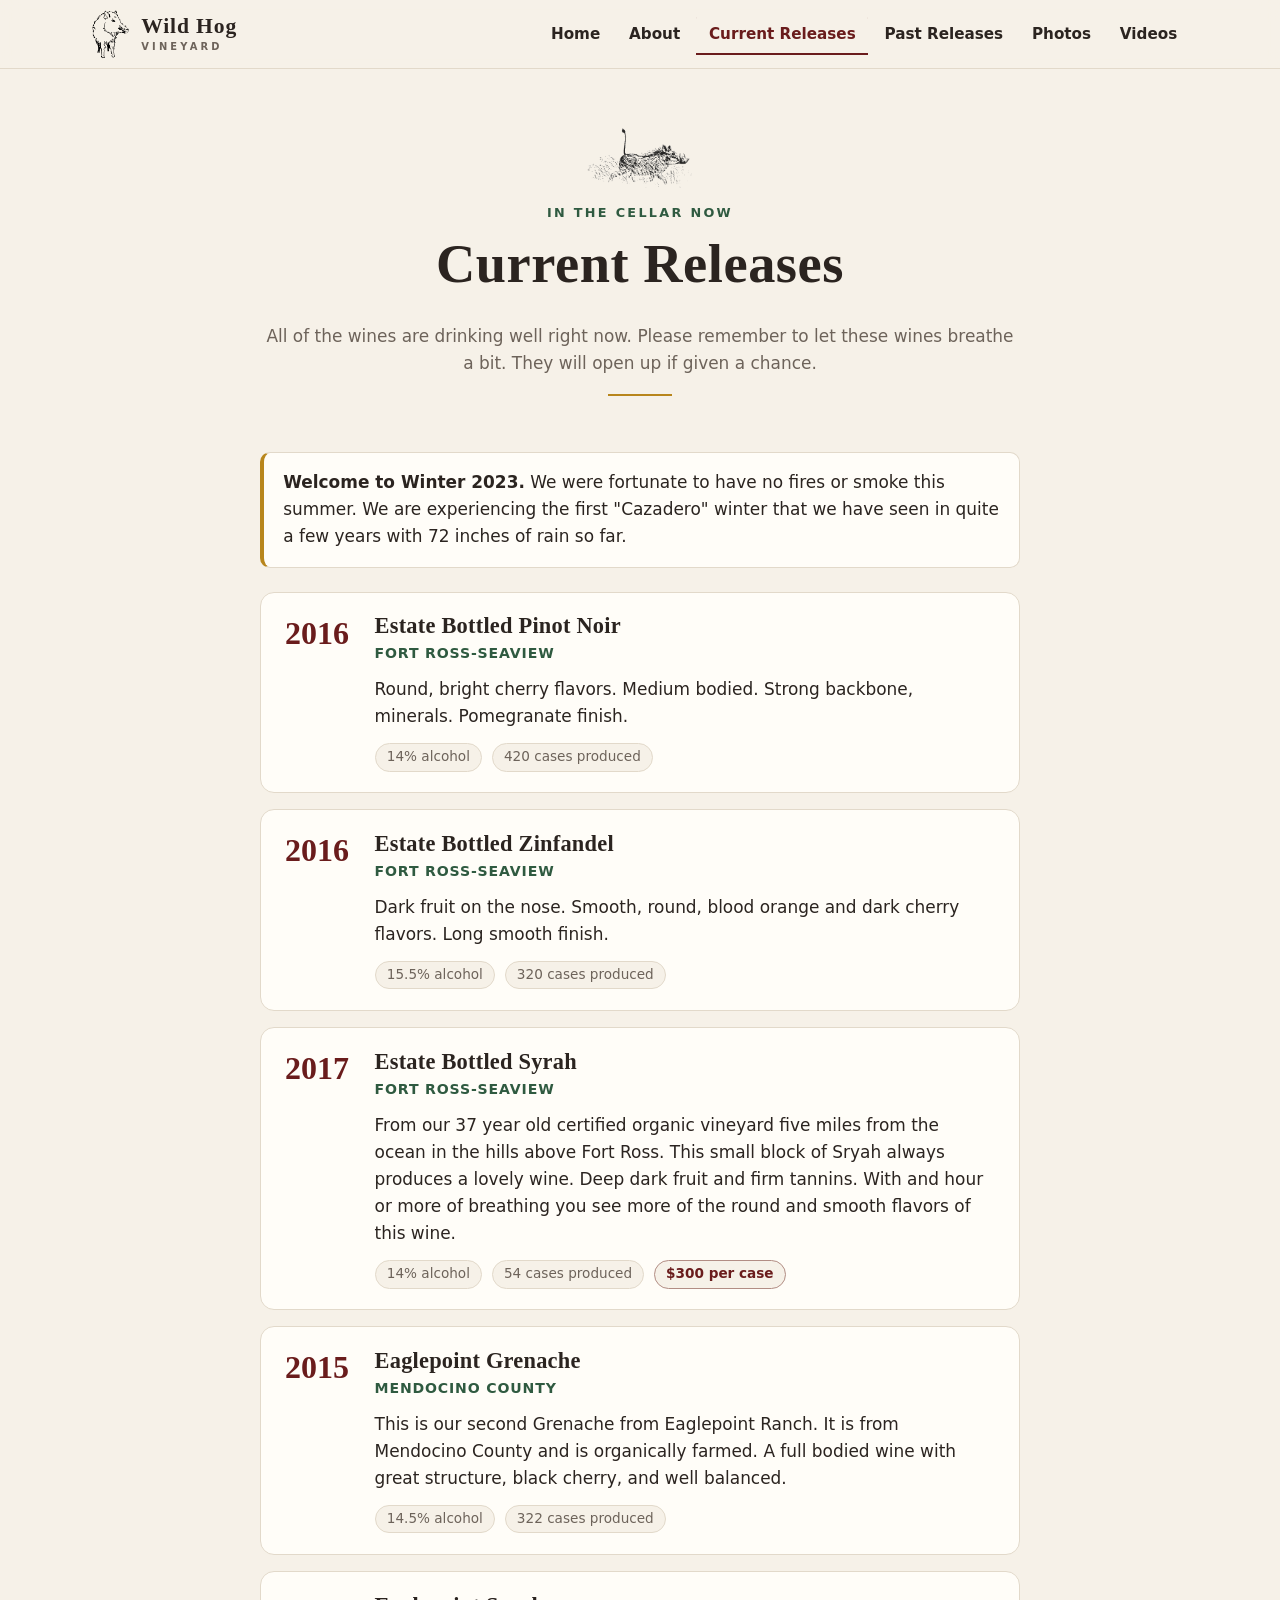
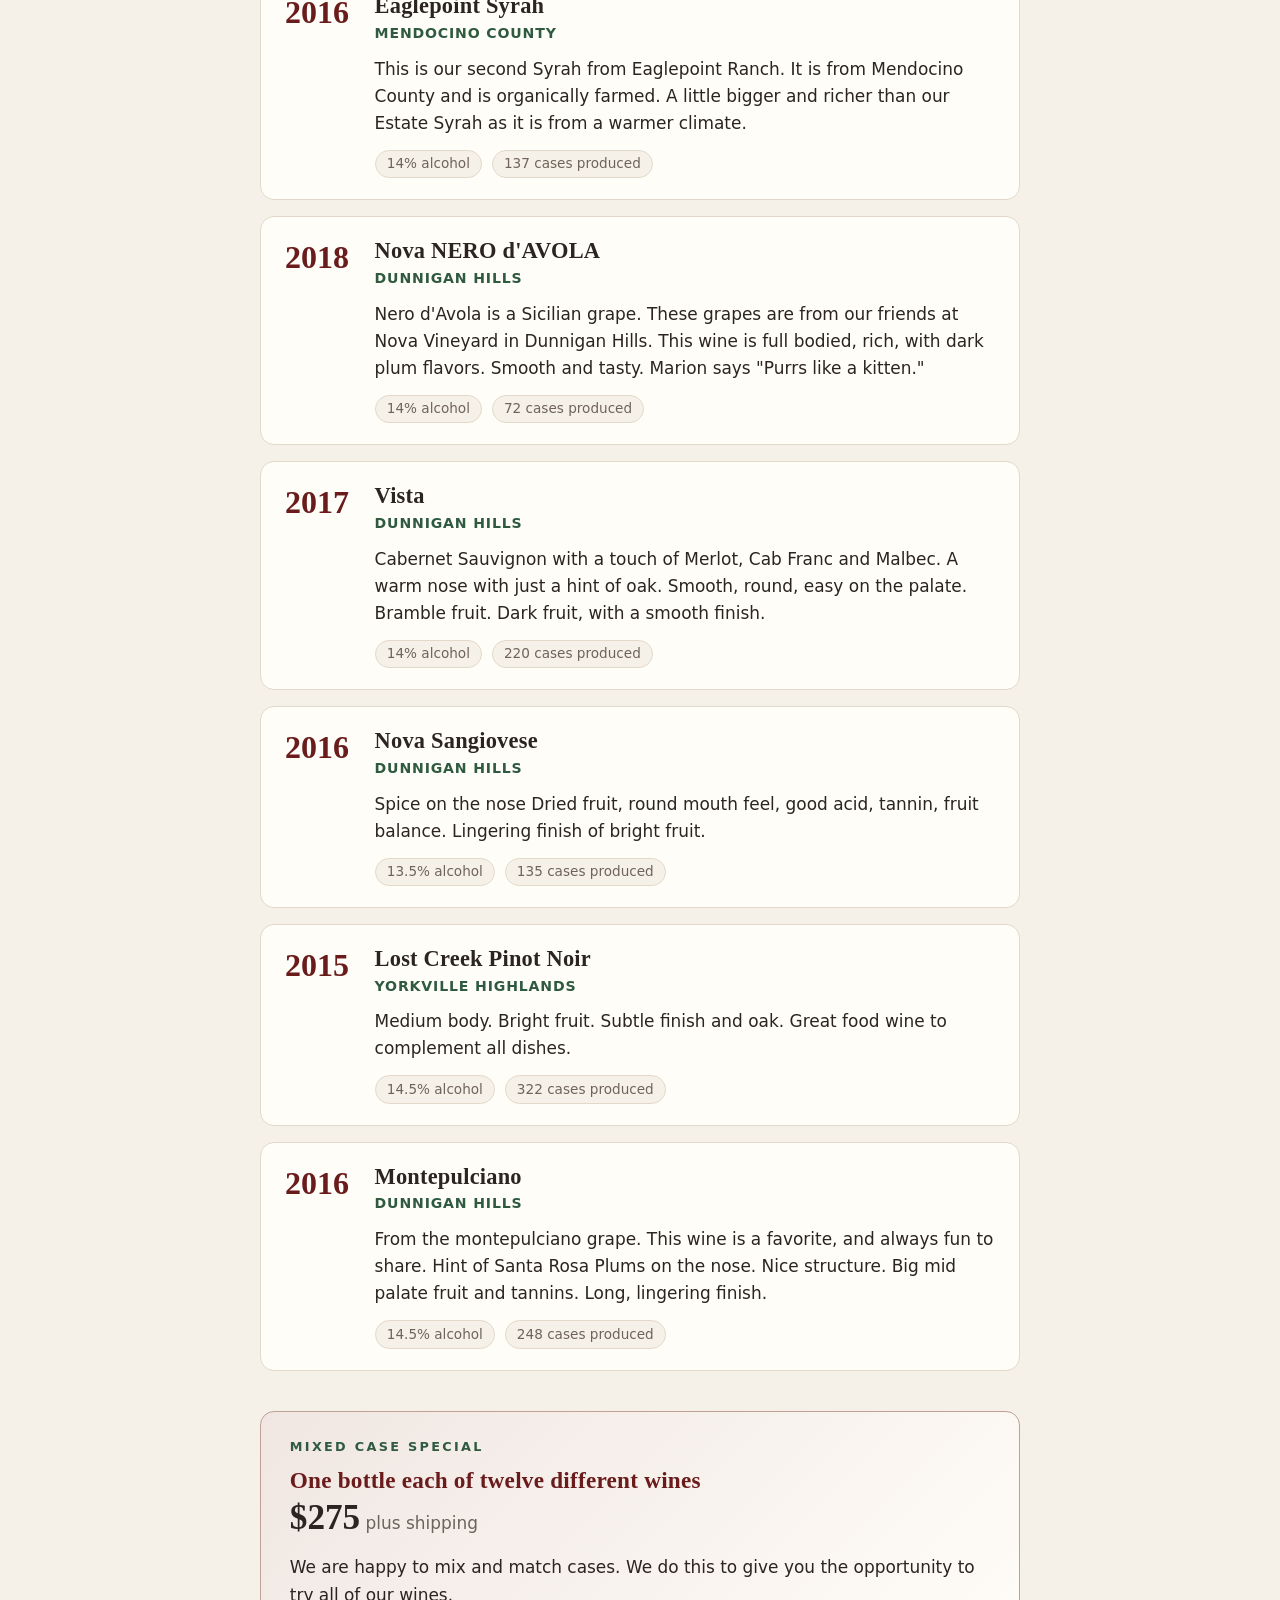
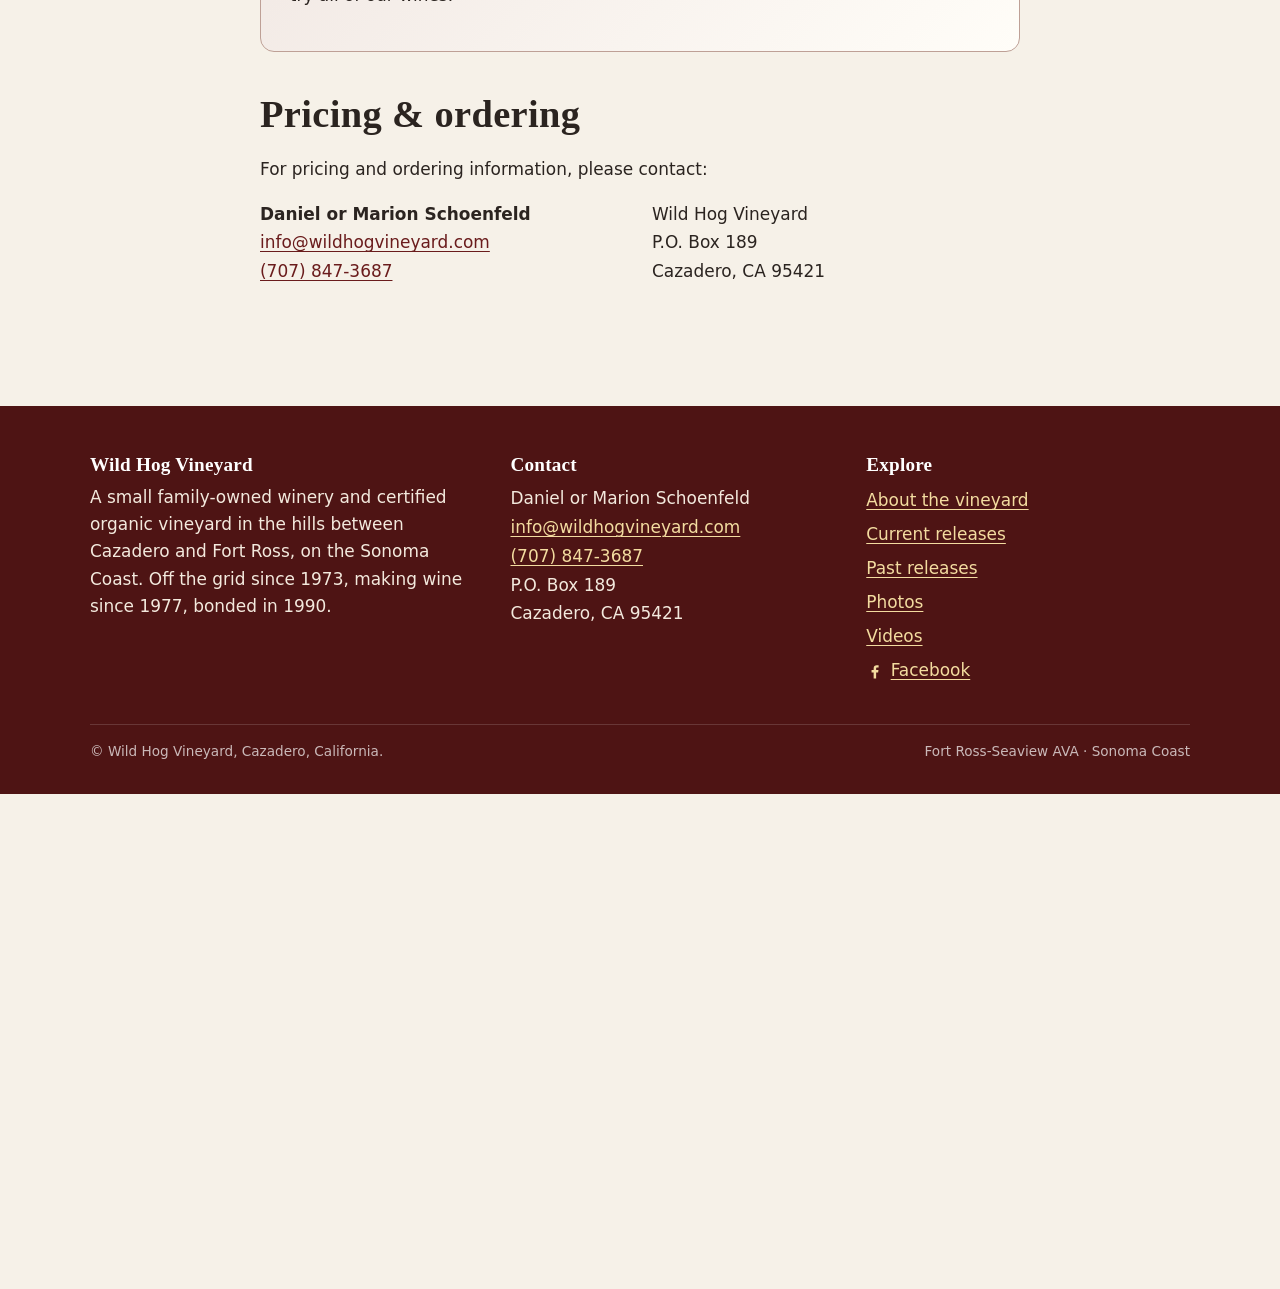
<file: currentreleases.html>
<!DOCTYPE html><html lang="en"><head><meta charset="utf-8"><title>Moved</title>
<meta http-equiv="refresh" content="0; url=current-releases.html"><link rel="canonical" href="current-releases.html">
<meta name="robots" content="noindex"></head><body><p>This page has moved to <a href="current-releases.html">current-releases.html</a>.</p></body></html>
</file>
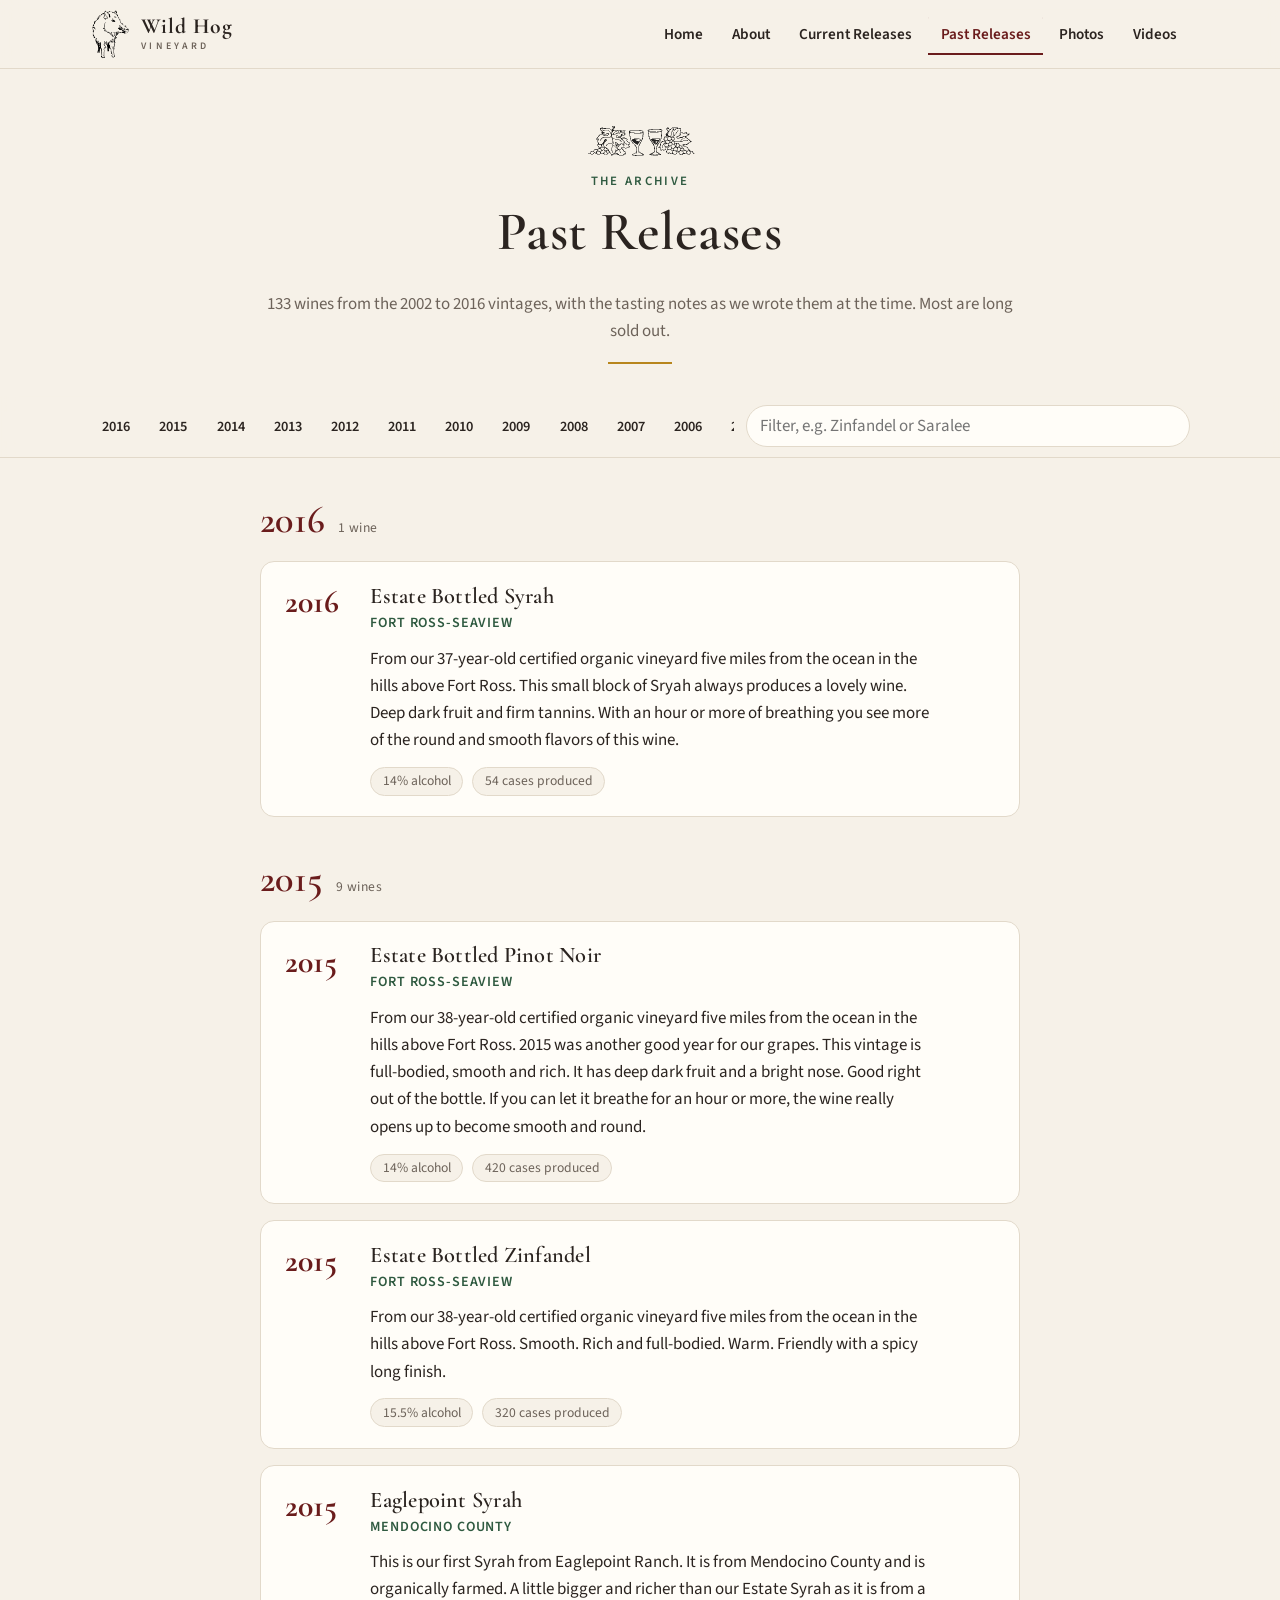
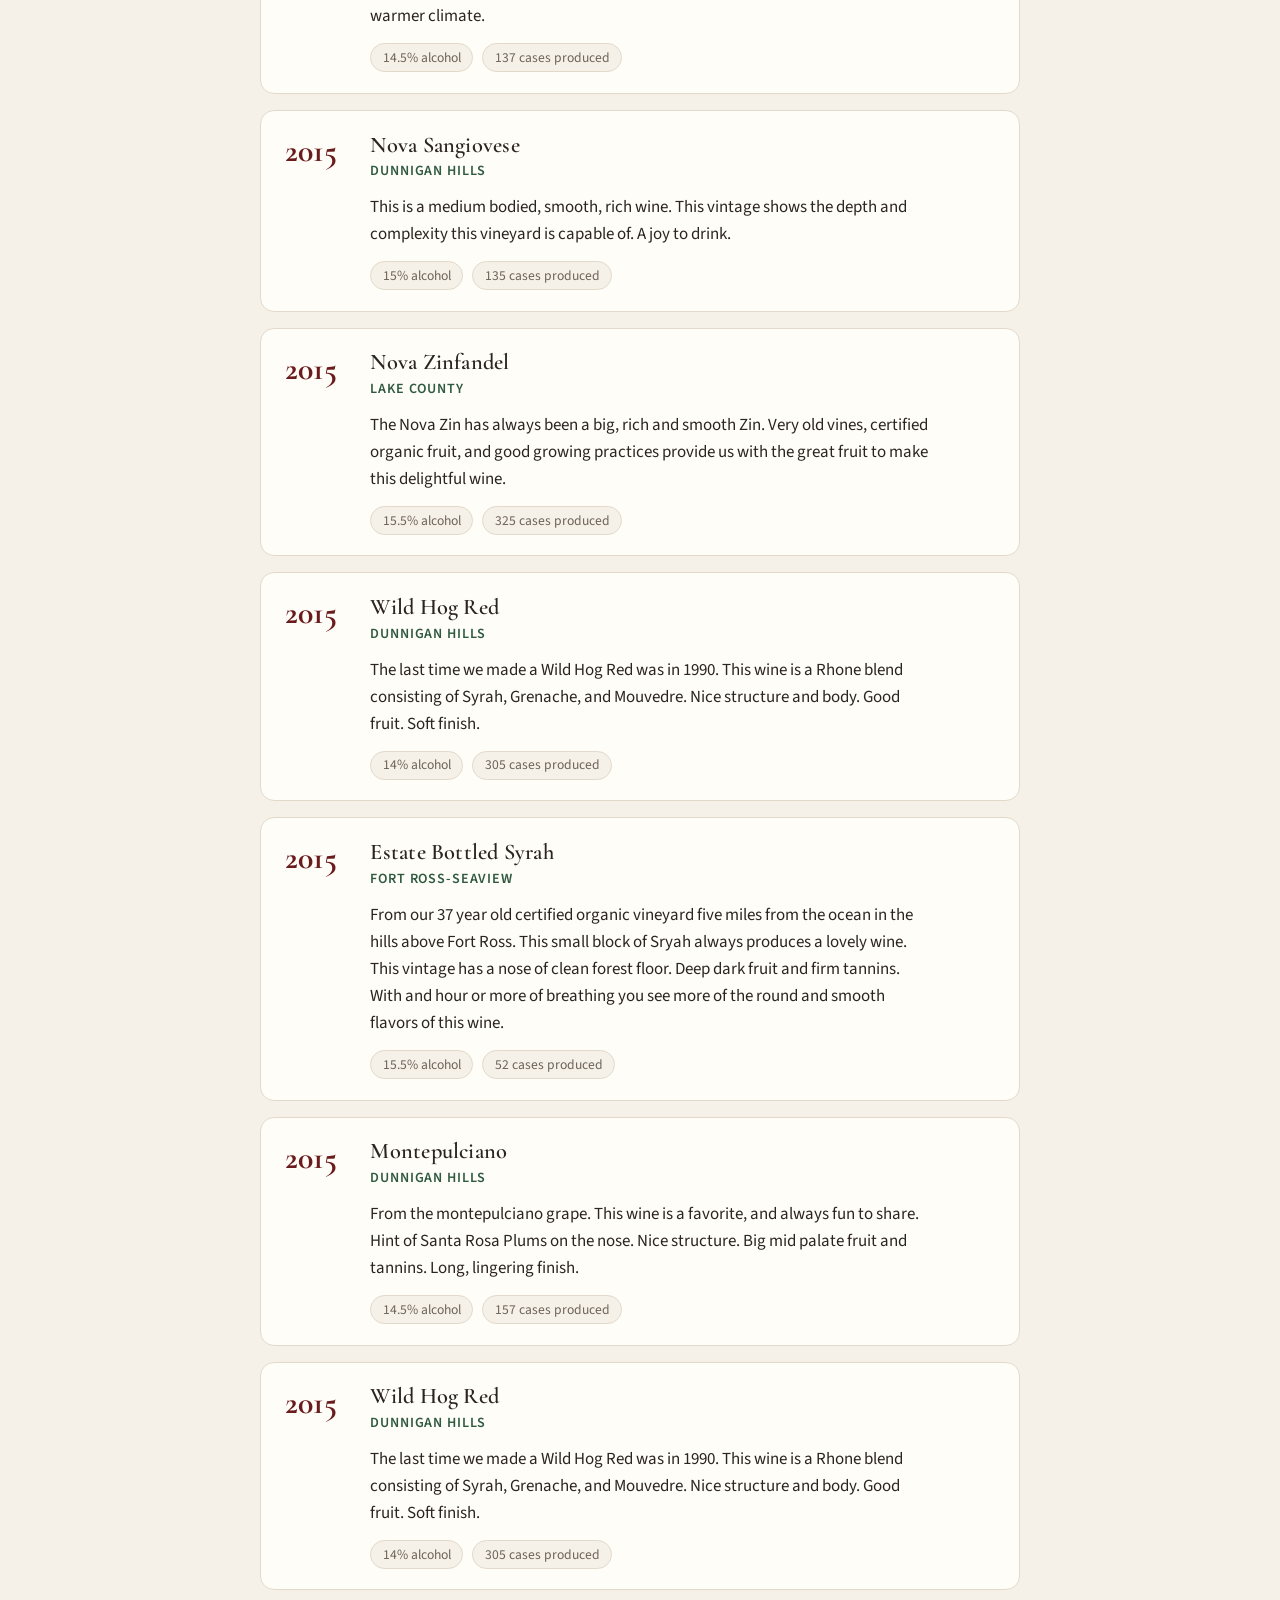
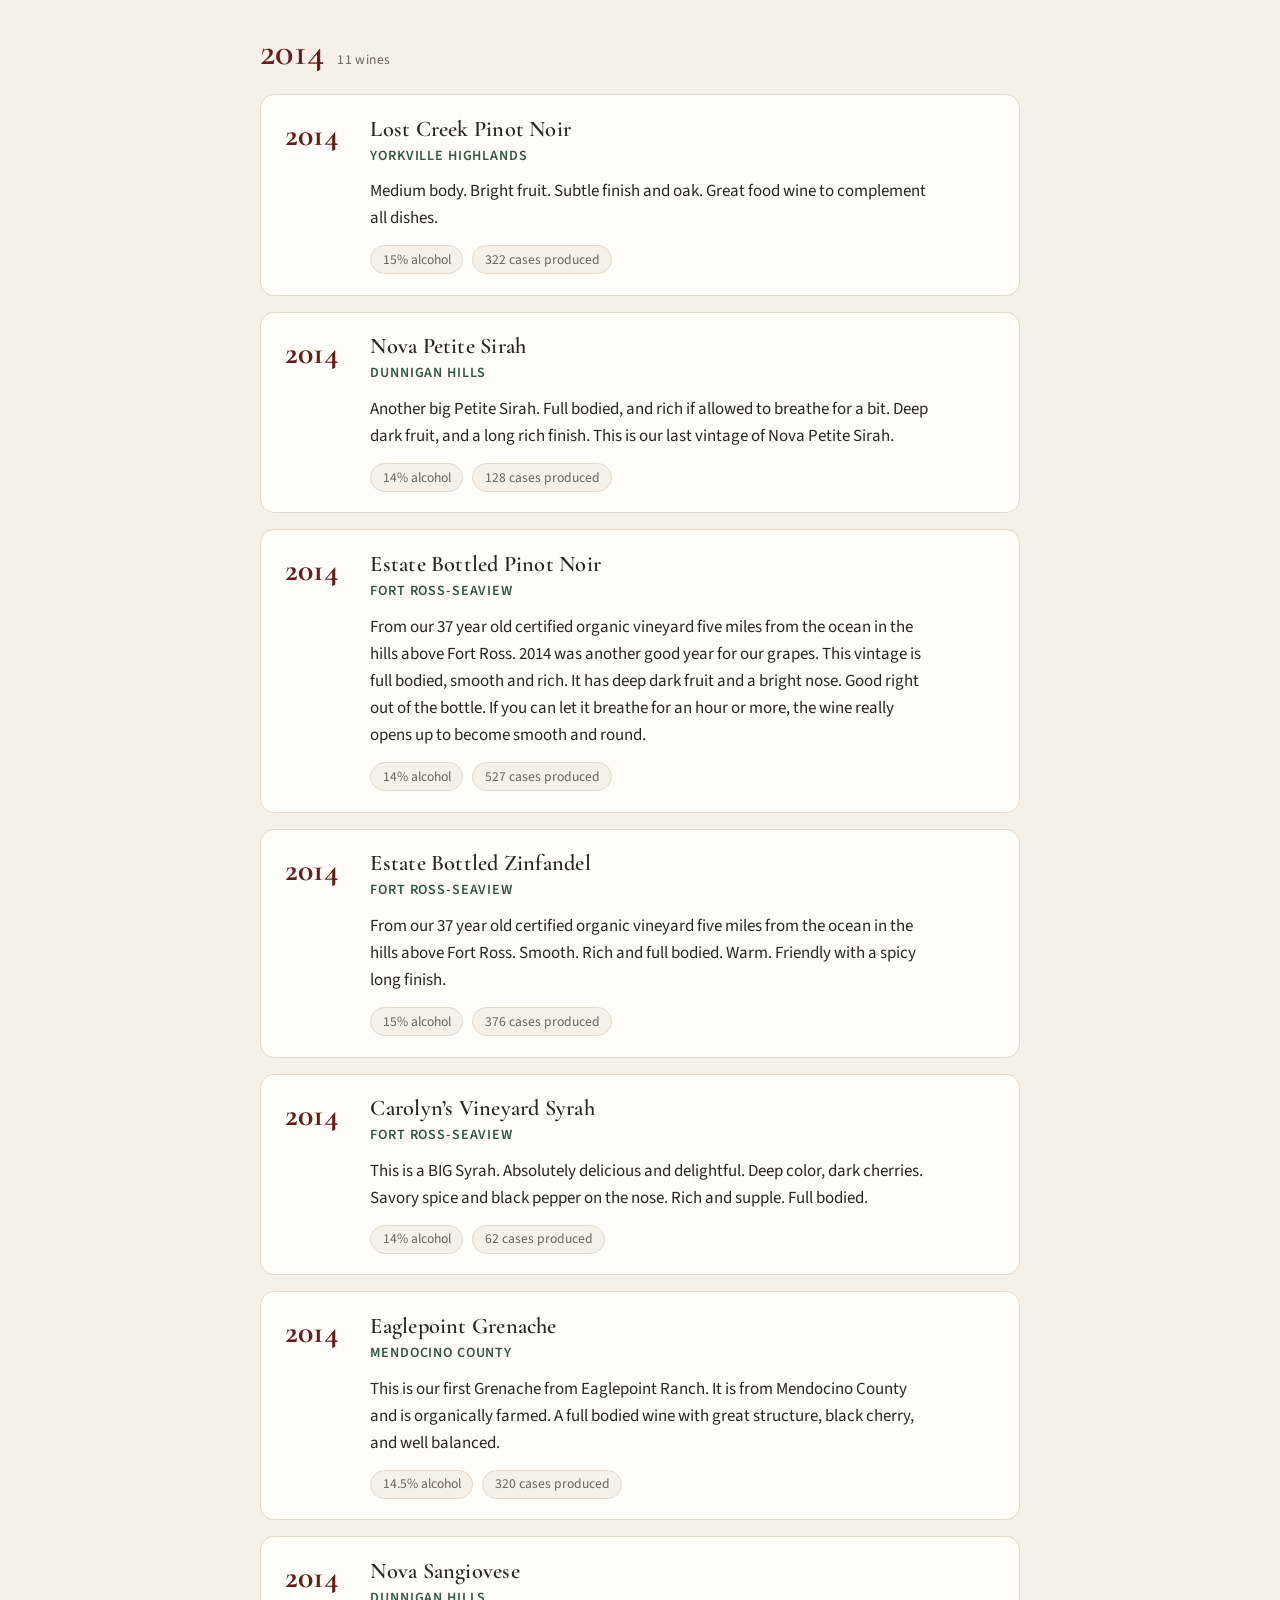
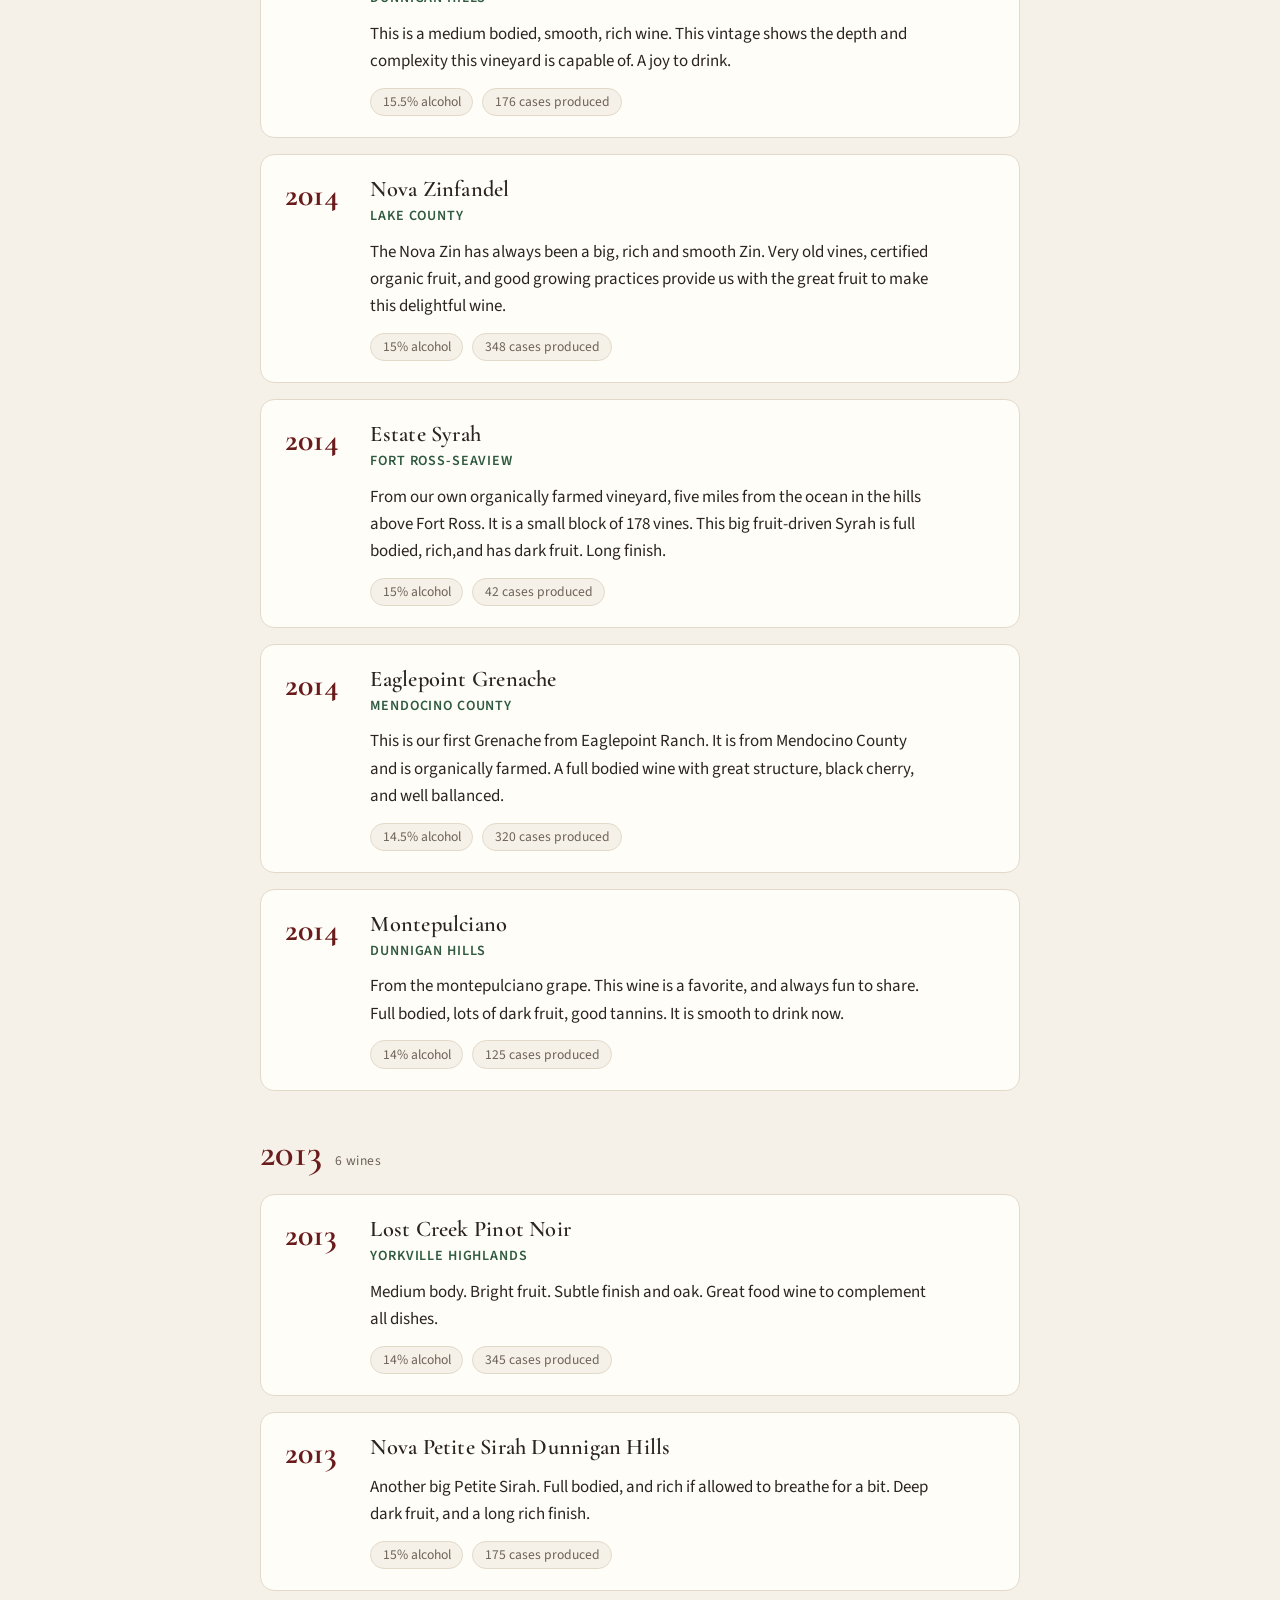
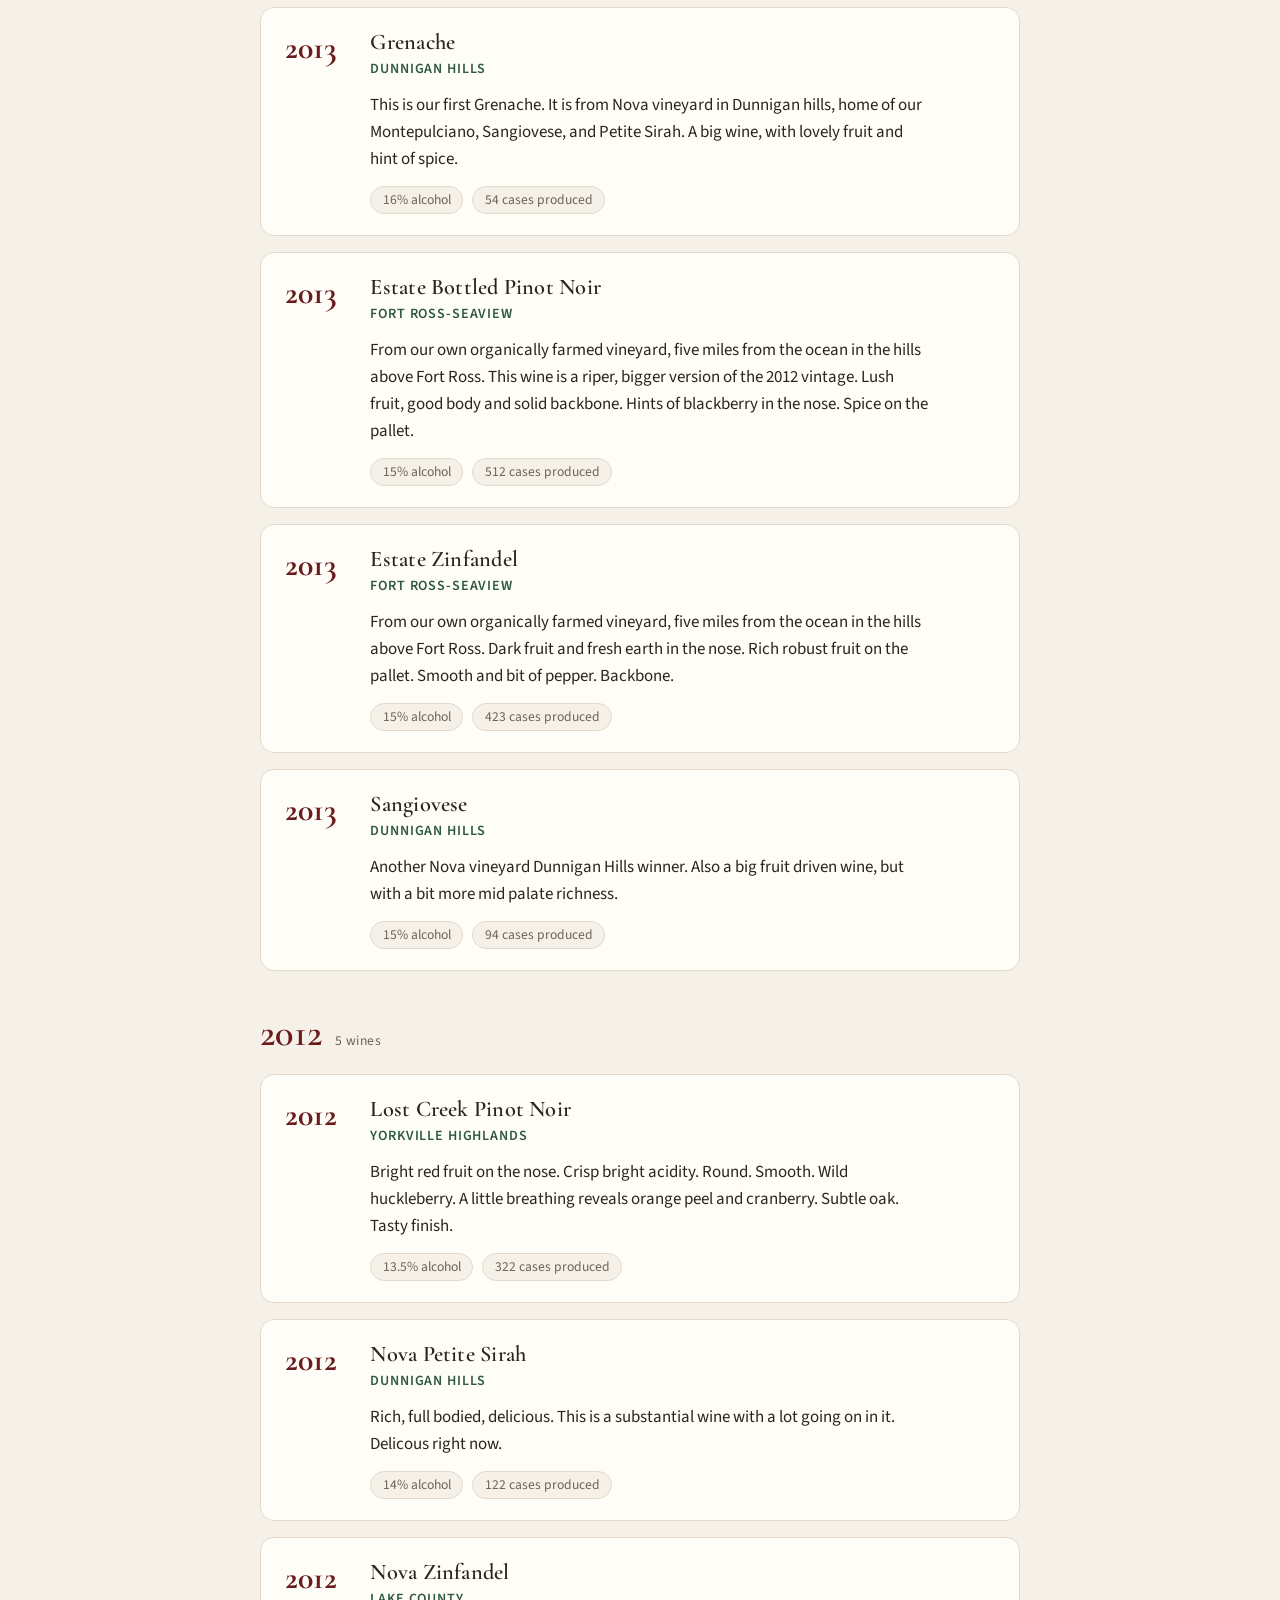
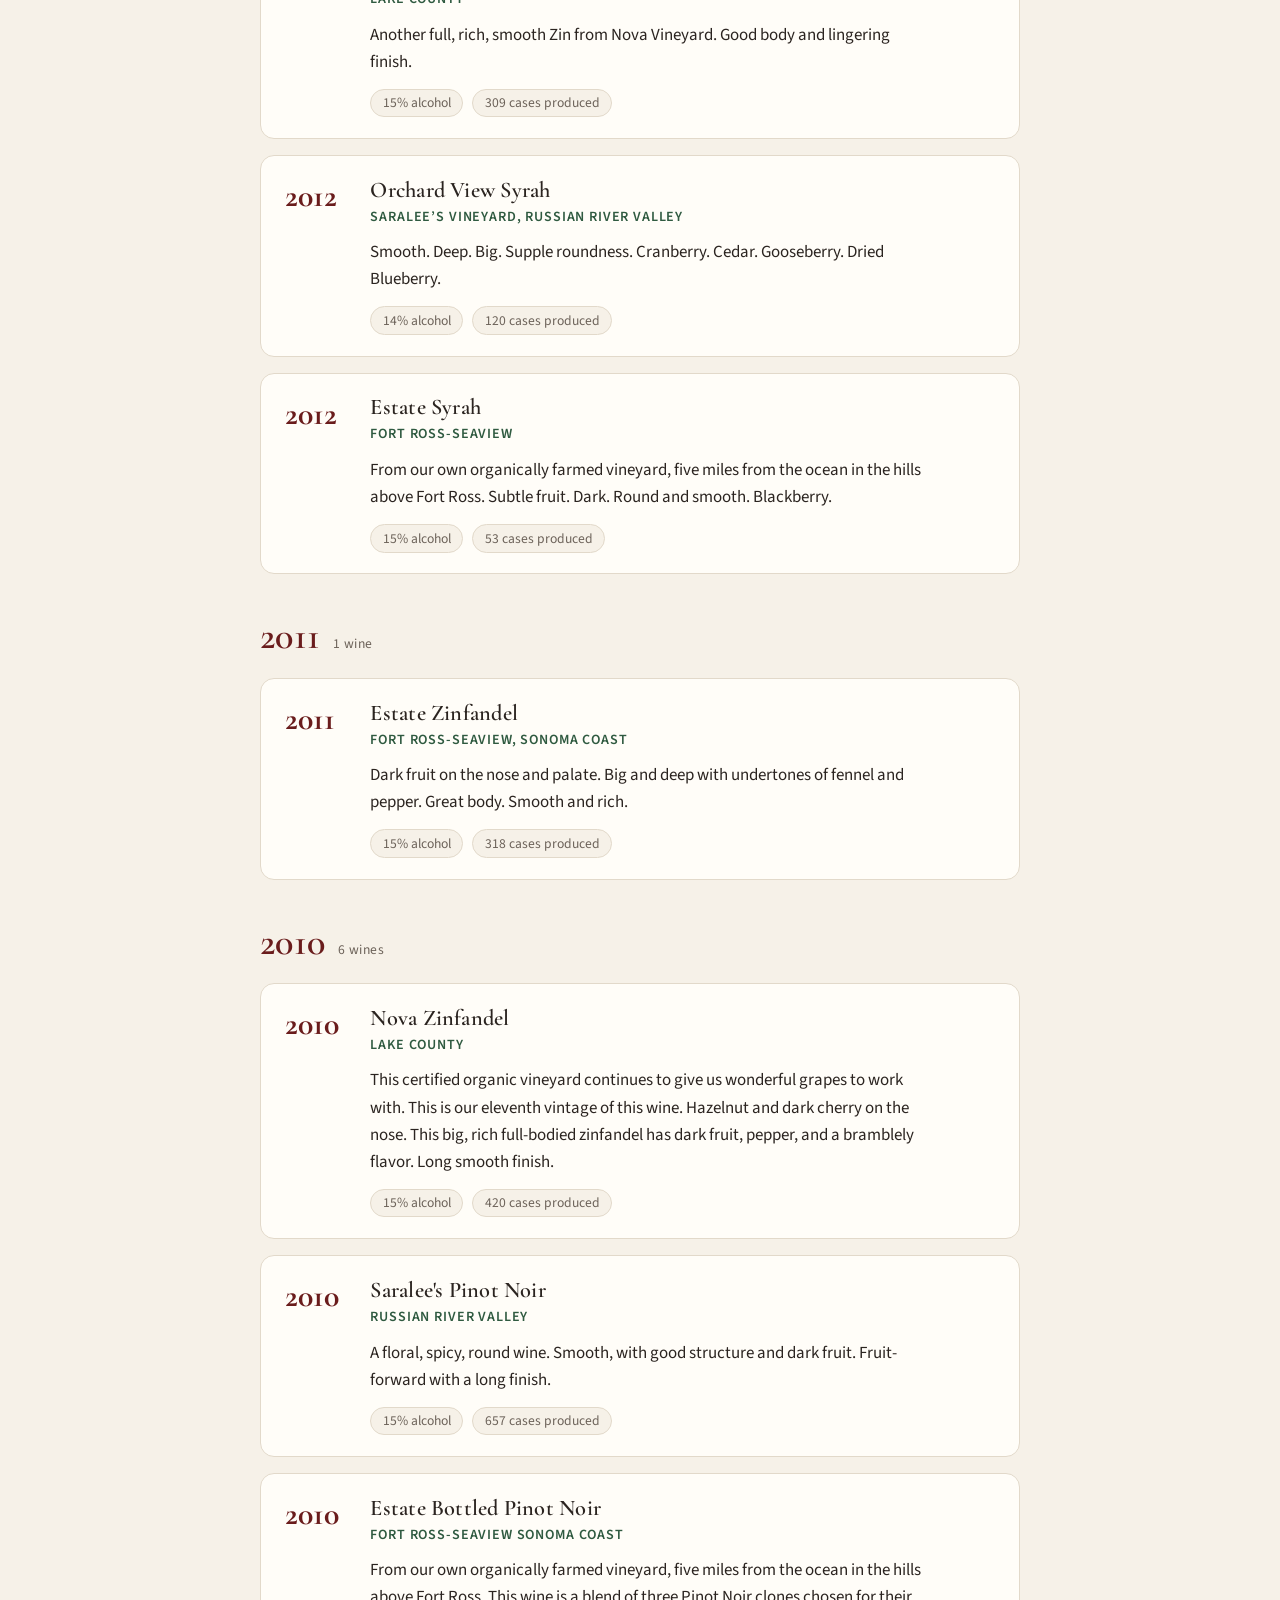
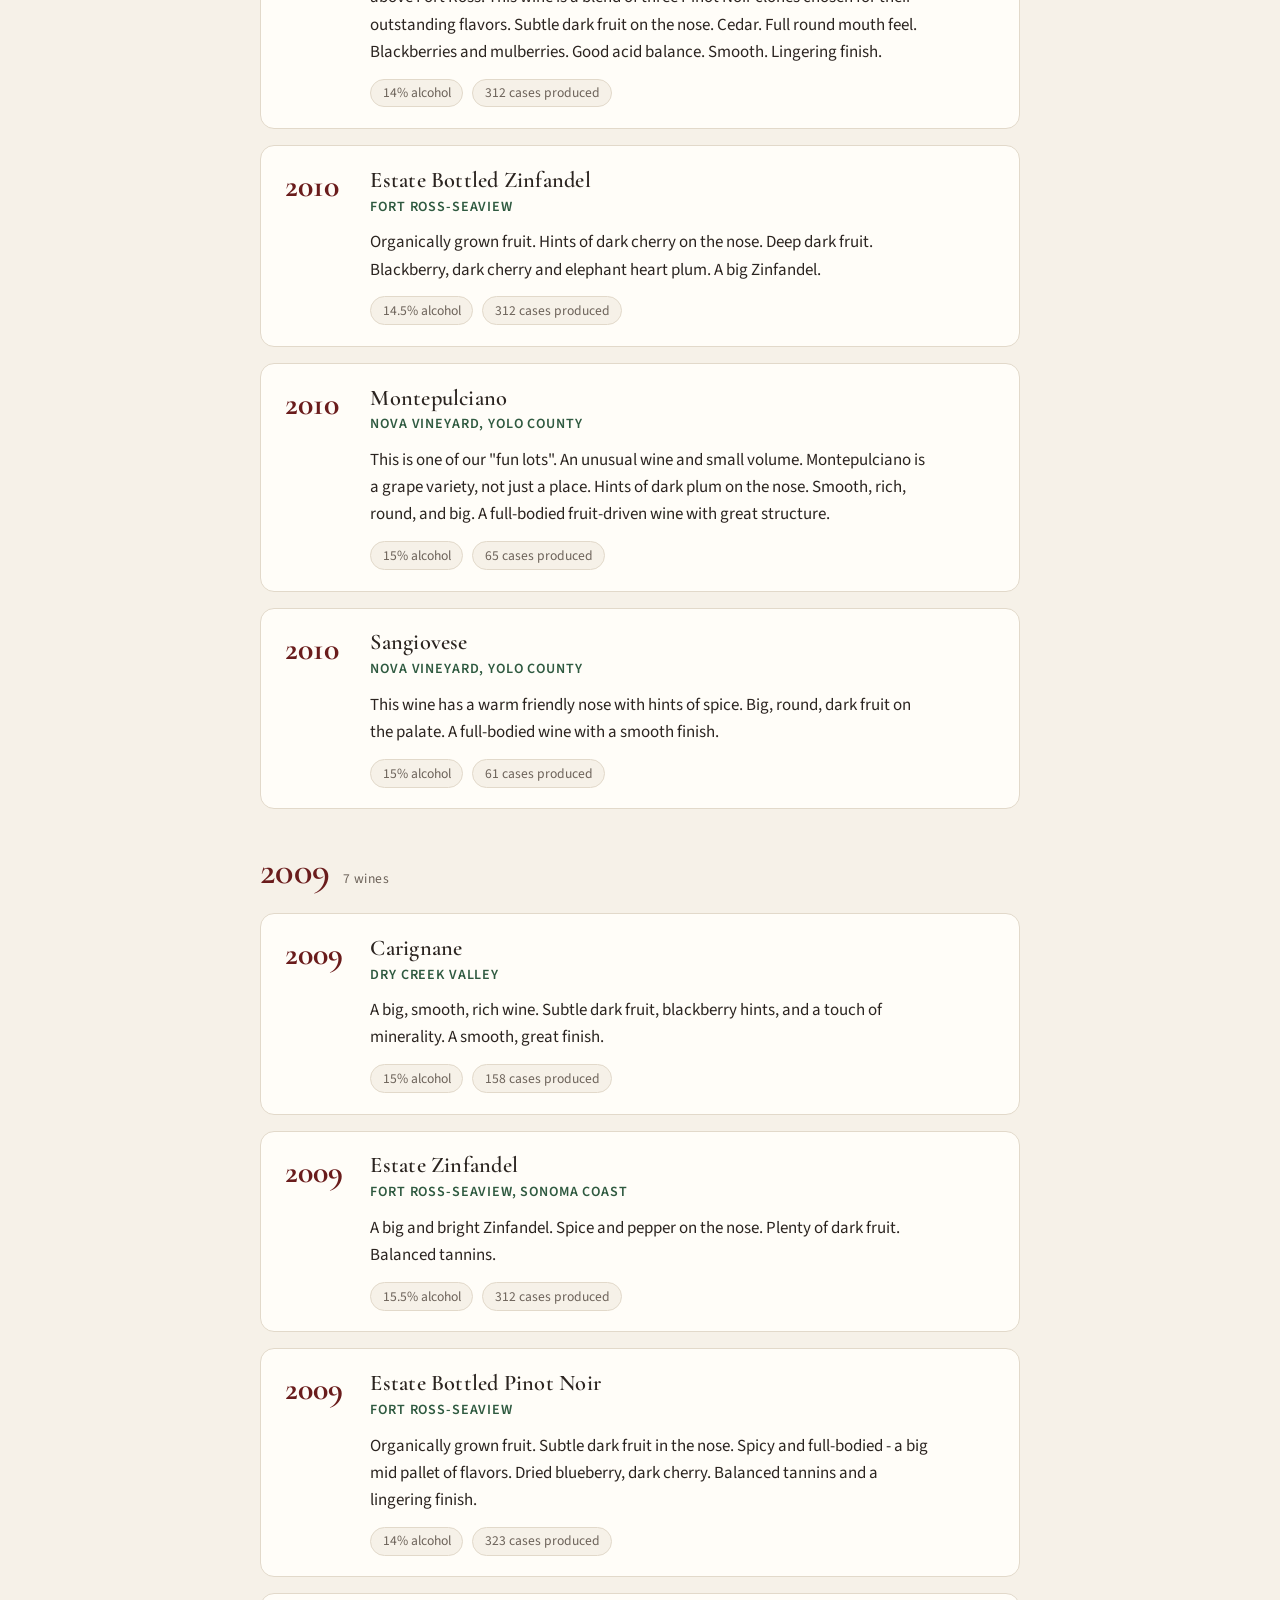
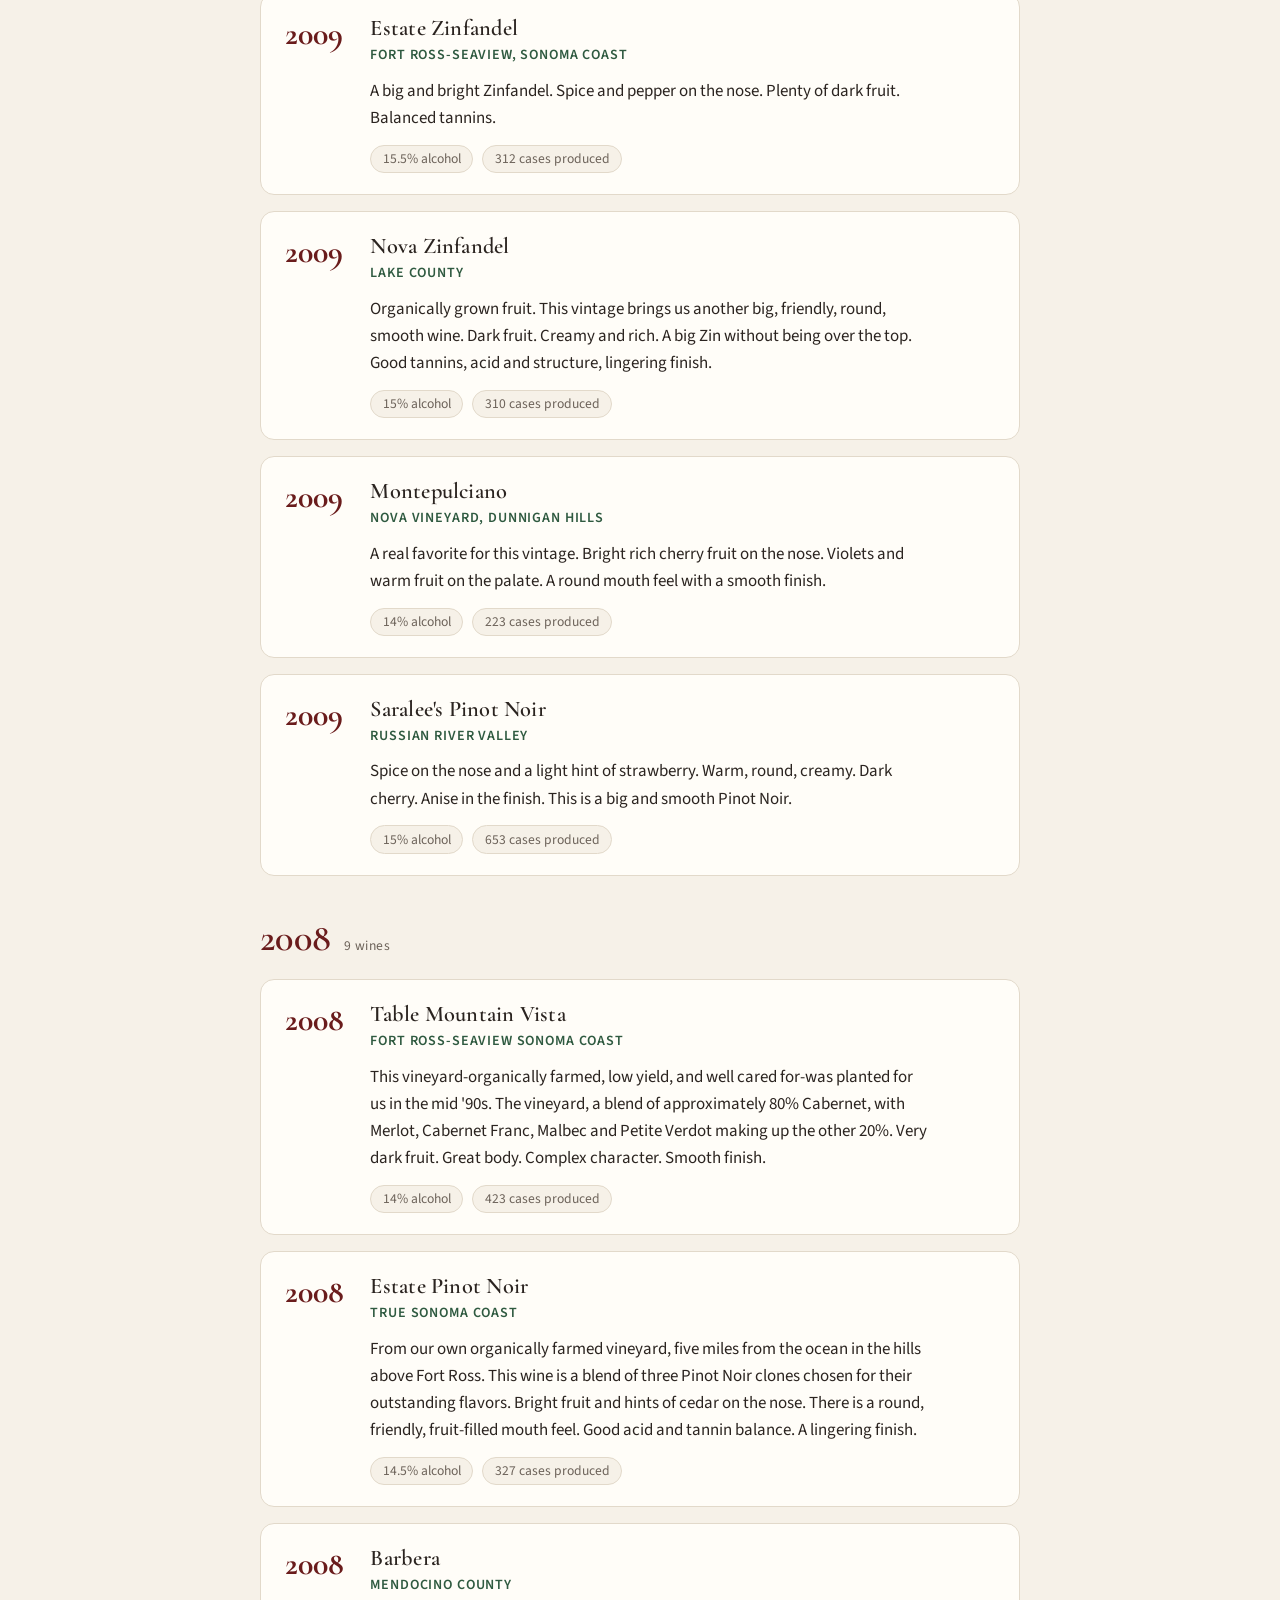
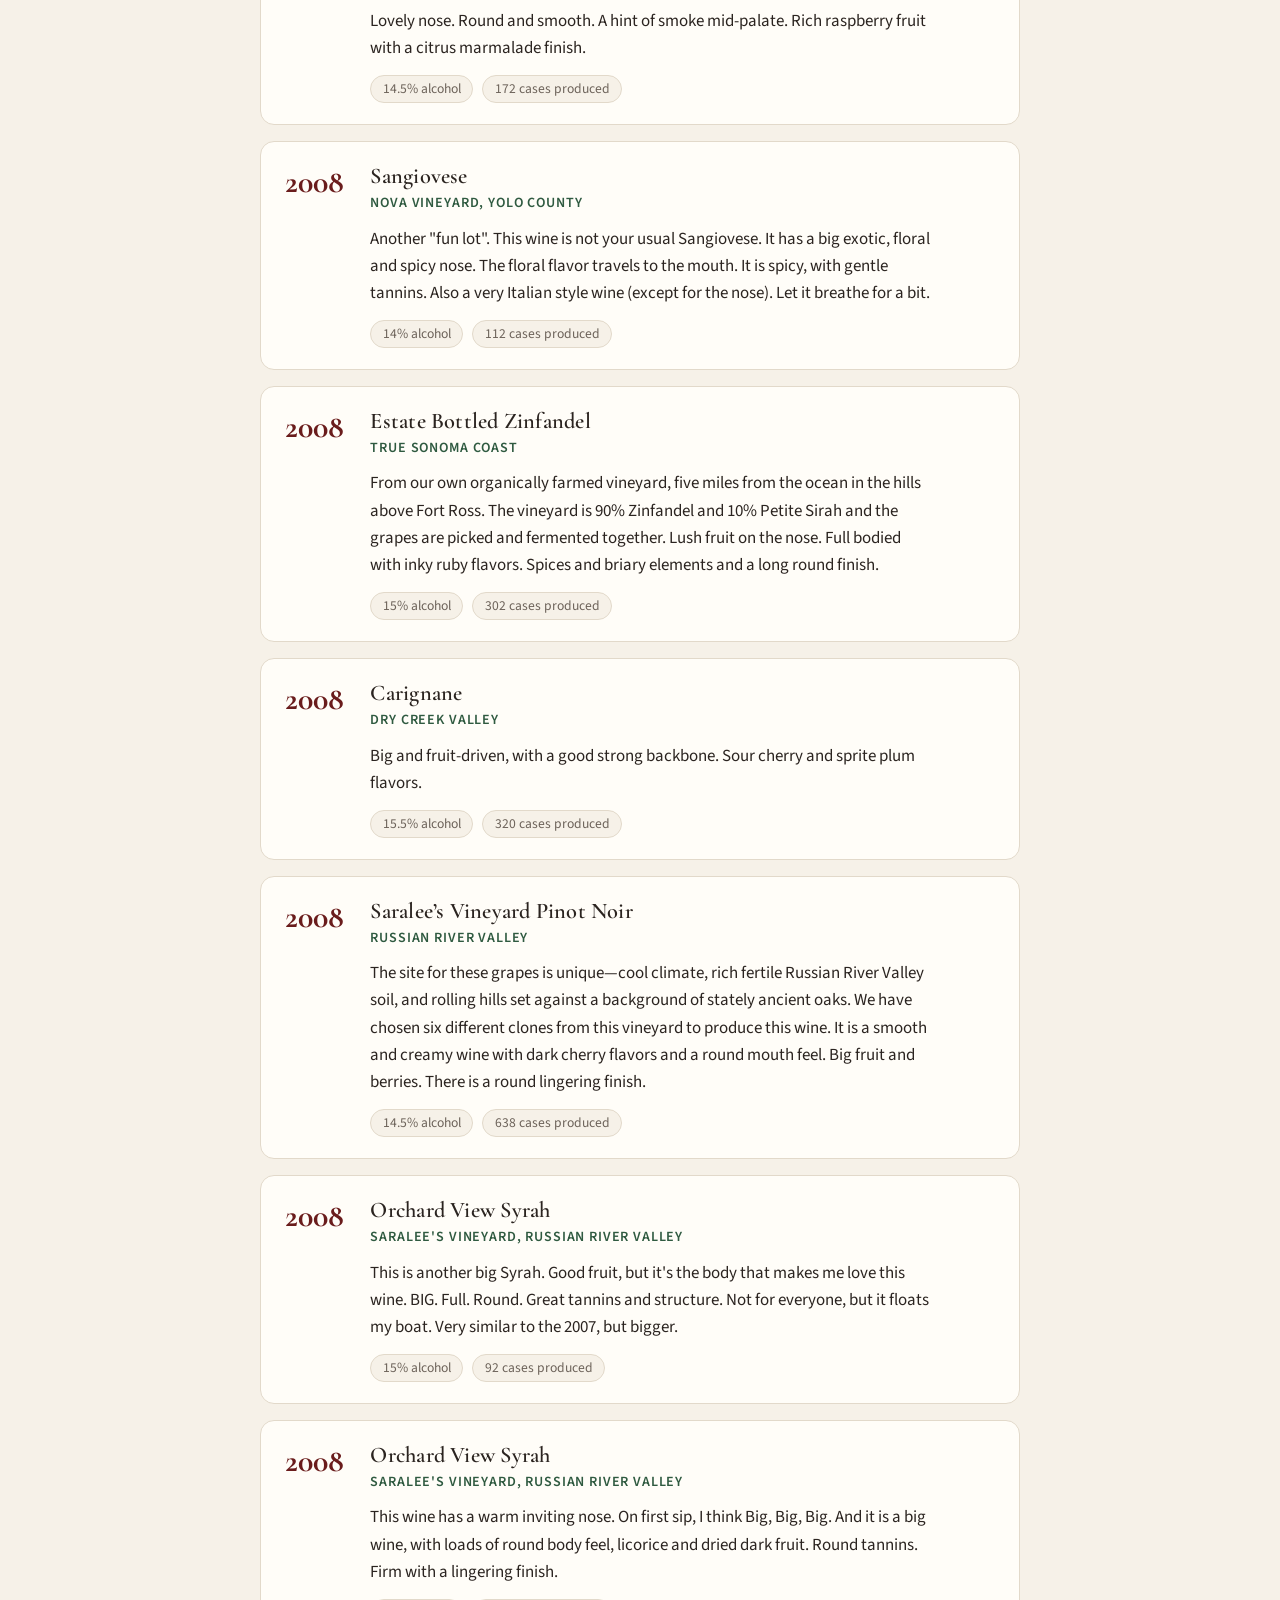
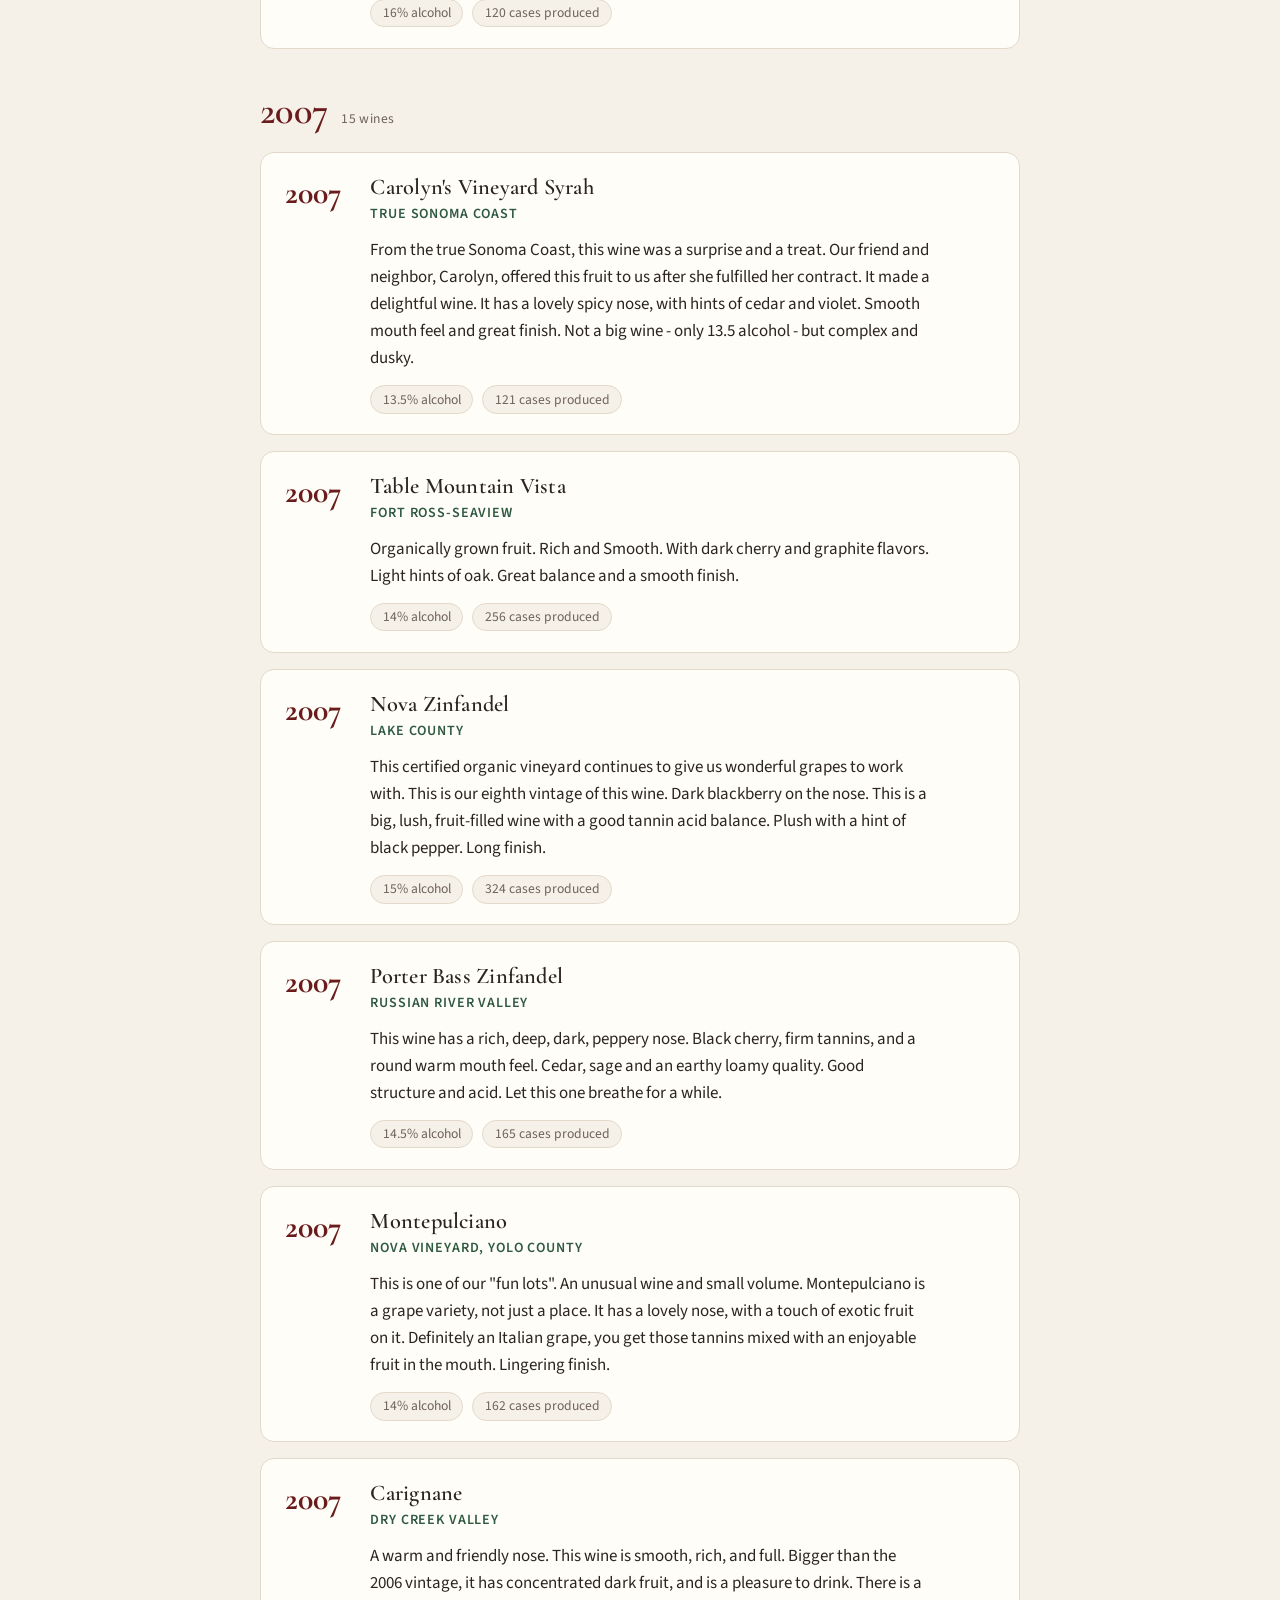
<file: past-releases.html>
<!DOCTYPE html>
<html lang="en" class="no-js">
<head>
<meta charset="utf-8">
<meta name="viewport" content="width=device-width, initial-scale=1">
<title>Past Releases · Wild Hog Vineyard</title>
<meta name="description" content="An archive of every Wild Hog Vineyard release from 2002 to 2016, with the original tasting notes.">
<meta property="og:title" content="Past Releases · Wild Hog Vineyard">
<meta property="og:description" content="An archive of every Wild Hog Vineyard release from 2002 to 2016, with the original tasting notes.">
<meta property="og:type" content="website">
<meta property="og:image" content="images/hero-harvest-1600.jpg">
<meta name="theme-color" content="#6a1c1c">
<link rel="icon" href="images/favicon.png" type="image/png">
<link rel="apple-touch-icon" href="images/apple-touch-icon.png">
<link rel="preconnect" href="https://fonts.googleapis.com">
<link rel="preconnect" href="https://fonts.gstatic.com" crossorigin>
<link rel="stylesheet" href="https://fonts.googleapis.com/css2?family=Cormorant+Garamond:ital,wght@0,600;0,700;1,500&family=Source+Sans+3:wght@400;600&display=swap">
<link rel="stylesheet" href="css/style.css">
</head>
<body>
<a class="skip-link" href="#main">Skip to content</a>
<header class="site-header">
  <div class="wrap">
    <a class="brand" href="index.html" aria-label="Wild Hog Vineyard home">
      <img src="images/hog-mark.png" alt="" width="40" height="50">
      <span class="brand-name">Wild Hog<small>VINEYARD</small></span>
    </a>
    <button class="nav-toggle" aria-expanded="false" aria-controls="site-nav">
      <svg width="22" height="22" viewBox="0 0 24 24" fill="none" stroke="currentColor" stroke-width="2" stroke-linecap="round"><path d="M4 7h16M4 12h16M4 17h16"/></svg>
      <span>Menu</span>
    </button>
    <nav class="site-nav" id="site-nav" aria-label="Main">
      <ul>
        <li><a href="index.html">Home</a></li>
        <li><a href="about.html">About</a></li>
        <li><a href="current-releases.html">Current Releases</a></li>
        <li><a href="past-releases.html" aria-current="page">Past Releases</a></li>
        <li><a href="photos.html">Photos</a></li>
        <li><a href="videos.html">Videos</a></li>
      </ul>
    </nav>
  </div>
</header>
<main id="main">
<div class="page-title narrow">
  <img class="ornament" src="images/tableau-right.png" alt="">
  <p class="eyebrow">The archive</p>
  <h1>Past Releases</h1>
  <p class="muted">133 wines from the 2002 to 2016 vintages, with the tasting notes as we wrote them at the time. Most are long sold out.</p>
  <hr class="rule">
</div>

<div class="year-nav">
  <div class="wrap">
    <ul aria-label="Jump to vintage"><li><a href="#v2016">2016</a></li><li><a href="#v2015">2015</a></li><li><a href="#v2014">2014</a></li><li><a href="#v2013">2013</a></li><li><a href="#v2012">2012</a></li><li><a href="#v2011">2011</a></li><li><a href="#v2010">2010</a></li><li><a href="#v2009">2009</a></li><li><a href="#v2008">2008</a></li><li><a href="#v2007">2007</a></li><li><a href="#v2006">2006</a></li><li><a href="#v2005">2005</a></li><li><a href="#v2004">2004</a></li><li><a href="#v2003">2003</a></li><li><a href="#v2002">2002</a></li></ul>
    <div class="filter">
      <label class="visually-hidden" for="wine-filter">Filter wines</label>
      <input type="search" id="wine-filter" placeholder="Filter, e.g. Zinfandel or Saralee" autocomplete="off">
    </div>
  </div>
</div>
<div class="narrow" style="padding-bottom:3rem">
<!-- Wines are grouped by vintage, newest first. To add one, copy an <article class="wine"> block
     into the matching <section class="year-group">, or add a new year section. -->
<section class="year-group" id="v2016">
  <h2>2016 <span class="count">1 wine</span></h2>
  <div class="wine-list">
  <article class="wine">
    <div class="vintage">2016</div>
    <h3>Estate Bottled Syrah</h3>
    <div class="region">Fort Ross-Seaview</div>
    <p class="notes">From our 37-year-old certified organic vineyard five miles from the ocean in the hills above Fort Ross. This small block of Sryah always produces a lovely wine. Deep dark fruit and firm tannins. With an hour or more of breathing you see more of the round and smooth flavors of this wine.</p>
    <ul class="stats"><li>14% alcohol</li><li>54 cases produced</li></ul>
  </article>
  </div>
</section>
<section class="year-group" id="v2015">
  <h2>2015 <span class="count">9 wines</span></h2>
  <div class="wine-list">
  <article class="wine">
    <div class="vintage">2015</div>
    <h3>Estate Bottled Pinot Noir</h3>
    <div class="region">Fort Ross-Seaview</div>
    <p class="notes">From our 38-year-old certified organic vineyard five miles from the ocean in the hills above Fort Ross. 2015 was another good year for our grapes. This vintage is full-bodied, smooth and rich. It has deep dark fruit and a bright nose. Good right out of the bottle. If you can let it breathe for an hour or more, the wine really opens up to become smooth and round.</p>
    <ul class="stats"><li>14% alcohol</li><li>420 cases produced</li></ul>
  </article>
  <article class="wine">
    <div class="vintage">2015</div>
    <h3>Estate Bottled Zinfandel</h3>
    <div class="region">Fort Ross-Seaview</div>
    <p class="notes">From our 38-year-old certified organic vineyard five miles from the ocean in the hills above Fort Ross. Smooth. Rich and full-bodied. Warm. Friendly with a spicy long finish.</p>
    <ul class="stats"><li>15.5% alcohol</li><li>320 cases produced</li></ul>
  </article>
  <article class="wine">
    <div class="vintage">2015</div>
    <h3>Eaglepoint Syrah</h3>
    <div class="region">Mendocino County</div>
    <p class="notes">This is our first Syrah from Eaglepoint Ranch. It is from Mendocino County and is organically farmed. A little bigger and richer than our Estate Syrah as it is from a warmer climate.</p>
    <ul class="stats"><li>14.5% alcohol</li><li>137 cases produced</li></ul>
  </article>
  <article class="wine">
    <div class="vintage">2015</div>
    <h3>Nova Sangiovese</h3>
    <div class="region">Dunnigan Hills</div>
    <p class="notes">This is a medium bodied, smooth, rich wine. This vintage shows the depth and complexity this vineyard is capable of. A joy to drink.</p>
    <ul class="stats"><li>15% alcohol</li><li>135 cases produced</li></ul>
  </article>
  <article class="wine">
    <div class="vintage">2015</div>
    <h3>Nova Zinfandel</h3>
    <div class="region">Lake County</div>
    <p class="notes">The Nova Zin has always been a big, rich and smooth Zin. Very old vines, certified organic fruit, and good growing practices provide us with the great fruit to make this delightful wine.</p>
    <ul class="stats"><li>15.5% alcohol</li><li>325 cases produced</li></ul>
  </article>
  <article class="wine">
    <div class="vintage">2015</div>
    <h3>Wild Hog Red</h3>
    <div class="region">Dunnigan Hills</div>
    <p class="notes">The last time we made a Wild Hog Red was in 1990. This wine is a Rhone blend consisting of Syrah, Grenache, and Mouvedre. Nice structure and body. Good fruit. Soft finish.</p>
    <ul class="stats"><li>14% alcohol</li><li>305 cases produced</li></ul>
  </article>
  <article class="wine">
    <div class="vintage">2015</div>
    <h3>Estate Bottled Syrah</h3>
    <div class="region">Fort Ross-Seaview</div>
    <p class="notes">From our 37 year old certified organic vineyard five miles from the ocean in the hills above Fort Ross. This small block of Sryah always produces a lovely wine. This vintage has a nose of clean forest floor. Deep dark fruit and firm tannins. With and hour or more of breathing you see more of the round and smooth flavors of this wine.</p>
    <ul class="stats"><li>15.5% alcohol</li><li>52 cases produced</li></ul>
  </article>
  <article class="wine">
    <div class="vintage">2015</div>
    <h3>Montepulciano</h3>
    <div class="region">Dunnigan Hills</div>
    <p class="notes">From the montepulciano grape. This wine is a favorite, and always fun to share. Hint of Santa Rosa Plums on the nose. Nice structure. Big mid palate fruit and tannins. Long, lingering finish.</p>
    <ul class="stats"><li>14.5% alcohol</li><li>157 cases produced</li></ul>
  </article>
  <article class="wine">
    <div class="vintage">2015</div>
    <h3>Wild Hog Red</h3>
    <div class="region">Dunnigan Hills</div>
    <p class="notes">The last time we made a Wild Hog Red was in 1990. This wine is a Rhone blend consisting of Syrah, Grenache, and Mouvedre. Nice structure and body. Good fruit. Soft finish.</p>
    <ul class="stats"><li>14% alcohol</li><li>305 cases produced</li></ul>
  </article>
  </div>
</section>
<section class="year-group" id="v2014">
  <h2>2014 <span class="count">11 wines</span></h2>
  <div class="wine-list">
  <article class="wine">
    <div class="vintage">2014</div>
    <h3>Lost Creek Pinot Noir</h3>
    <div class="region">Yorkville Highlands</div>
    <p class="notes">Medium body. Bright fruit. Subtle finish and oak. Great food wine to complement all dishes.</p>
    <ul class="stats"><li>15% alcohol</li><li>322 cases produced</li></ul>
  </article>
  <article class="wine">
    <div class="vintage">2014</div>
    <h3>Nova Petite Sirah</h3>
    <div class="region">Dunnigan Hills</div>
    <p class="notes">Another big Petite Sirah. Full bodied, and rich if allowed to breathe for a bit. Deep dark fruit, and a long rich finish. This is our last vintage of Nova Petite Sirah.</p>
    <ul class="stats"><li>14% alcohol</li><li>128 cases produced</li></ul>
  </article>
  <article class="wine">
    <div class="vintage">2014</div>
    <h3>Estate Bottled Pinot Noir</h3>
    <div class="region">Fort Ross-Seaview</div>
    <p class="notes">From our 37 year old certified organic vineyard five miles from the ocean in the hills above Fort Ross. 2014 was another good year for our grapes. This vintage is full bodied, smooth and rich. It has deep dark fruit and a bright nose. Good right out of the bottle. If you can let it breathe for an hour or more, the wine really opens up to become smooth and round.</p>
    <ul class="stats"><li>14% alcohol</li><li>527 cases produced</li></ul>
  </article>
  <article class="wine">
    <div class="vintage">2014</div>
    <h3>Estate Bottled Zinfandel</h3>
    <div class="region">Fort Ross-Seaview</div>
    <p class="notes">From our 37 year old certified organic vineyard five miles from the ocean in the hills above Fort Ross. Smooth. Rich and full bodied. Warm. Friendly with a spicy long finish.</p>
    <ul class="stats"><li>15% alcohol</li><li>376 cases produced</li></ul>
  </article>
  <article class="wine">
    <div class="vintage">2014</div>
    <h3>Carolyn’s Vineyard Syrah</h3>
    <div class="region">Fort Ross-Seaview</div>
    <p class="notes">This is a BIG Syrah. Absolutely delicious and delightful. Deep color, dark cherries. Savory spice and black pepper on the nose. Rich and supple. Full bodied.</p>
    <ul class="stats"><li>14% alcohol</li><li>62 cases produced</li></ul>
  </article>
  <article class="wine">
    <div class="vintage">2014</div>
    <h3>Eaglepoint Grenache</h3>
    <div class="region">Mendocino County</div>
    <p class="notes">This is our first Grenache from Eaglepoint Ranch. It is from Mendocino County and is organically farmed. A full bodied wine with great structure, black cherry, and well balanced.</p>
    <ul class="stats"><li>14.5% alcohol</li><li>320 cases produced</li></ul>
  </article>
  <article class="wine">
    <div class="vintage">2014</div>
    <h3>Nova Sangiovese</h3>
    <div class="region">Dunnigan Hills</div>
    <p class="notes">This is a medium bodied, smooth, rich wine. This vintage shows the depth and complexity this vineyard is capable of. A joy to drink.</p>
    <ul class="stats"><li>15.5% alcohol</li><li>176 cases produced</li></ul>
  </article>
  <article class="wine">
    <div class="vintage">2014</div>
    <h3>Nova Zinfandel</h3>
    <div class="region">Lake County</div>
    <p class="notes">The Nova Zin has always been a big, rich and smooth Zin. Very old vines, certified organic fruit, and good growing practices provide us with the great fruit to make this delightful wine.</p>
    <ul class="stats"><li>15% alcohol</li><li>348 cases produced</li></ul>
  </article>
  <article class="wine">
    <div class="vintage">2014</div>
    <h3>Estate Syrah</h3>
    <div class="region">Fort Ross-Seaview</div>
    <p class="notes">From our own organically farmed vineyard, five miles from the ocean in the hills above Fort Ross. It is a small block of 178 vines. This big fruit-driven Syrah is full bodied, rich,and has dark fruit. Long finish.</p>
    <ul class="stats"><li>15% alcohol</li><li>42 cases produced</li></ul>
  </article>
  <article class="wine">
    <div class="vintage">2014</div>
    <h3>Eaglepoint Grenache</h3>
    <div class="region">Mendocino County</div>
    <p class="notes">This is our first Grenache from Eaglepoint Ranch. It is from Mendocino County and is organically farmed. A full bodied wine with great structure, black cherry, and well ballanced.</p>
    <ul class="stats"><li>14.5% alcohol</li><li>320 cases produced</li></ul>
  </article>
  <article class="wine">
    <div class="vintage">2014</div>
    <h3>Montepulciano</h3>
    <div class="region">Dunnigan Hills</div>
    <p class="notes">From the montepulciano grape. This wine is a favorite, and always fun to share. Full bodied, lots of dark fruit, good tannins. It is smooth to drink now.</p>
    <ul class="stats"><li>14% alcohol</li><li>125 cases produced</li></ul>
  </article>
  </div>
</section>
<section class="year-group" id="v2013">
  <h2>2013 <span class="count">6 wines</span></h2>
  <div class="wine-list">
  <article class="wine">
    <div class="vintage">2013</div>
    <h3>Lost Creek Pinot Noir</h3>
    <div class="region">Yorkville Highlands</div>
    <p class="notes">Medium body. Bright fruit. Subtle finish and oak. Great food wine to complement all dishes.</p>
    <ul class="stats"><li>14% alcohol</li><li>345 cases produced</li></ul>
  </article>
  <article class="wine">
    <div class="vintage">2013</div>
    <h3>Nova Petite Sirah Dunnigan Hills</h3>
    <div class="region"></div>
    <p class="notes">Another big Petite Sirah. Full bodied, and rich if allowed to breathe for a bit. Deep dark fruit, and a long rich finish.</p>
    <ul class="stats"><li>15% alcohol</li><li>175 cases produced</li></ul>
  </article>
  <article class="wine">
    <div class="vintage">2013</div>
    <h3>Grenache</h3>
    <div class="region">Dunnigan Hills</div>
    <p class="notes">This is our first Grenache. It is from Nova vineyard in Dunnigan hills, home of our Montepulciano, Sangiovese, and Petite Sirah. A big wine, with lovely fruit and hint of spice.</p>
    <ul class="stats"><li>16% alcohol</li><li>54 cases produced</li></ul>
  </article>
  <article class="wine">
    <div class="vintage">2013</div>
    <h3>Estate Bottled Pinot Noir</h3>
    <div class="region">Fort Ross-Seaview</div>
    <p class="notes">From our own organically farmed vineyard, five miles from the ocean in the hills above Fort Ross. This wine is a riper, bigger version of the 2012 vintage. Lush fruit, good body and solid backbone. Hints of blackberry in the nose. Spice on the pallet.</p>
    <ul class="stats"><li>15% alcohol</li><li>512 cases produced</li></ul>
  </article>
  <article class="wine">
    <div class="vintage">2013</div>
    <h3>Estate Zinfandel</h3>
    <div class="region">Fort Ross-Seaview</div>
    <p class="notes">From our own organically farmed vineyard, five miles from the ocean in the hills above Fort Ross. Dark fruit and fresh earth in the nose. Rich robust fruit on the pallet. Smooth and bit of pepper. Backbone.</p>
    <ul class="stats"><li>15% alcohol</li><li>423 cases produced</li></ul>
  </article>
  <article class="wine">
    <div class="vintage">2013</div>
    <h3>Sangiovese</h3>
    <div class="region">Dunnigan Hills</div>
    <p class="notes">Another Nova vineyard Dunnigan Hills winner. Also a big fruit driven wine, but with a bit more mid palate richness.</p>
    <ul class="stats"><li>15% alcohol</li><li>94 cases produced</li></ul>
  </article>
  </div>
</section>
<section class="year-group" id="v2012">
  <h2>2012 <span class="count">5 wines</span></h2>
  <div class="wine-list">
  <article class="wine">
    <div class="vintage">2012</div>
    <h3>Lost Creek Pinot Noir</h3>
    <div class="region">Yorkville Highlands</div>
    <p class="notes">Bright red fruit on the nose. Crisp bright acidity. Round. Smooth. Wild huckleberry. A little breathing reveals orange peel and cranberry. Subtle oak. Tasty finish.</p>
    <ul class="stats"><li>13.5% alcohol</li><li>322 cases produced</li></ul>
  </article>
  <article class="wine">
    <div class="vintage">2012</div>
    <h3>Nova Petite Sirah</h3>
    <div class="region">Dunnigan Hills</div>
    <p class="notes">Rich, full bodied, delicious. This is a substantial wine with a lot going on in it. Delicous right now.</p>
    <ul class="stats"><li>14% alcohol</li><li>122 cases produced</li></ul>
  </article>
  <article class="wine">
    <div class="vintage">2012</div>
    <h3>Nova Zinfandel</h3>
    <div class="region">Lake County</div>
    <p class="notes">Another full, rich, smooth Zin from Nova Vineyard. Good body and lingering finish.</p>
    <ul class="stats"><li>15% alcohol</li><li>309 cases produced</li></ul>
  </article>
  <article class="wine">
    <div class="vintage">2012</div>
    <h3>Orchard View Syrah</h3>
    <div class="region">Saralee’s Vineyard, Russian River Valley</div>
    <p class="notes">Smooth. Deep. Big. Supple roundness. Cranberry. Cedar. Gooseberry. Dried Blueberry.</p>
    <ul class="stats"><li>14% alcohol</li><li>120 cases produced</li></ul>
  </article>
  <article class="wine">
    <div class="vintage">2012</div>
    <h3>Estate Syrah</h3>
    <div class="region">Fort Ross-Seaview</div>
    <p class="notes">From our own organically farmed vineyard, five miles from the ocean in the hills above Fort Ross. Subtle fruit. Dark. Round and smooth. Blackberry.</p>
    <ul class="stats"><li>15% alcohol</li><li>53 cases produced</li></ul>
  </article>
  </div>
</section>
<section class="year-group" id="v2011">
  <h2>2011 <span class="count">1 wine</span></h2>
  <div class="wine-list">
  <article class="wine">
    <div class="vintage">2011</div>
    <h3>Estate Zinfandel</h3>
    <div class="region">Fort Ross-Seaview, Sonoma Coast</div>
    <p class="notes">Dark fruit on the nose and palate. Big and deep with undertones of fennel and pepper. Great body. Smooth and rich.</p>
    <ul class="stats"><li>15% alcohol</li><li>318 cases produced</li></ul>
  </article>
  </div>
</section>
<section class="year-group" id="v2010">
  <h2>2010 <span class="count">6 wines</span></h2>
  <div class="wine-list">
  <article class="wine">
    <div class="vintage">2010</div>
    <h3>Nova Zinfandel</h3>
    <div class="region">Lake County</div>
    <p class="notes">This certified organic vineyard continues to give us wonderful grapes to work with. This is our eleventh vintage of this wine. Hazelnut and dark cherry on the nose. This big, rich full-bodied zinfandel has dark fruit, pepper, and a bramblely flavor. Long smooth finish.</p>
    <ul class="stats"><li>15% alcohol</li><li>420 cases produced</li></ul>
  </article>
  <article class="wine">
    <div class="vintage">2010</div>
    <h3>Saralee&#x27;s Pinot Noir</h3>
    <div class="region">Russian River Valley</div>
    <p class="notes">A floral, spicy, round wine. Smooth, with good structure and dark fruit. Fruit-forward with a long finish.</p>
    <ul class="stats"><li>15% alcohol</li><li>657 cases produced</li></ul>
  </article>
  <article class="wine">
    <div class="vintage">2010</div>
    <h3>Estate Bottled Pinot Noir</h3>
    <div class="region">Fort Ross-Seaview Sonoma Coast</div>
    <p class="notes">From our own organically farmed vineyard, five miles from the ocean in the hills above Fort Ross. This wine is a blend of three Pinot Noir clones chosen for their outstanding flavors. Subtle dark fruit on the nose. Cedar. Full round mouth feel. Blackberries and mulberries. Good acid balance. Smooth. Lingering finish.</p>
    <ul class="stats"><li>14% alcohol</li><li>312 cases produced</li></ul>
  </article>
  <article class="wine">
    <div class="vintage">2010</div>
    <h3>Estate Bottled Zinfandel</h3>
    <div class="region">Fort Ross-Seaview</div>
    <p class="notes">Organically grown fruit. Hints of dark cherry on the nose. Deep dark fruit. Blackberry, dark cherry and elephant heart plum. A big Zinfandel.</p>
    <ul class="stats"><li>14.5% alcohol</li><li>312 cases produced</li></ul>
  </article>
  <article class="wine">
    <div class="vintage">2010</div>
    <h3>Montepulciano</h3>
    <div class="region">Nova Vineyard, Yolo County</div>
    <p class="notes">This is one of our &quot;fun lots&quot;. An unusual wine and small volume. Montepulciano is a grape variety, not just a place. Hints of dark plum on the nose. Smooth, rich, round, and big. A full-bodied fruit-driven wine with great structure.</p>
    <ul class="stats"><li>15% alcohol</li><li>65 cases produced</li></ul>
  </article>
  <article class="wine">
    <div class="vintage">2010</div>
    <h3>Sangiovese</h3>
    <div class="region">Nova Vineyard, Yolo County</div>
    <p class="notes">This wine has a warm friendly nose with hints of spice. Big, round, dark fruit on the palate. A full-bodied wine with a smooth finish.</p>
    <ul class="stats"><li>15% alcohol</li><li>61 cases produced</li></ul>
  </article>
  </div>
</section>
<section class="year-group" id="v2009">
  <h2>2009 <span class="count">7 wines</span></h2>
  <div class="wine-list">
  <article class="wine">
    <div class="vintage">2009</div>
    <h3>Carignane</h3>
    <div class="region">Dry Creek Valley</div>
    <p class="notes">A big, smooth, rich wine. Subtle dark fruit, blackberry hints, and a touch of minerality. A smooth, great finish.</p>
    <ul class="stats"><li>15% alcohol</li><li>158 cases produced</li></ul>
  </article>
  <article class="wine">
    <div class="vintage">2009</div>
    <h3>Estate Zinfandel</h3>
    <div class="region">Fort Ross-Seaview, Sonoma Coast</div>
    <p class="notes">A big and bright Zinfandel. Spice and pepper on the nose. Plenty of dark fruit. Balanced tannins.</p>
    <ul class="stats"><li>15.5% alcohol</li><li>312 cases produced</li></ul>
  </article>
  <article class="wine">
    <div class="vintage">2009</div>
    <h3>Estate Bottled Pinot Noir</h3>
    <div class="region">Fort Ross-Seaview</div>
    <p class="notes">Organically grown fruit. Subtle dark fruit in the nose. Spicy and full-bodied - a big mid pallet of flavors. Dried blueberry, dark cherry. Balanced tannins and a lingering finish.</p>
    <ul class="stats"><li>14% alcohol</li><li>323 cases produced</li></ul>
  </article>
  <article class="wine">
    <div class="vintage">2009</div>
    <h3>Estate Zinfandel</h3>
    <div class="region">Fort Ross-Seaview, Sonoma Coast</div>
    <p class="notes">A big and bright Zinfandel. Spice and pepper on the nose. Plenty of dark fruit. Balanced tannins.</p>
    <ul class="stats"><li>15.5% alcohol</li><li>312 cases produced</li></ul>
  </article>
  <article class="wine">
    <div class="vintage">2009</div>
    <h3>Nova Zinfandel</h3>
    <div class="region">Lake County</div>
    <p class="notes">Organically grown fruit. This vintage brings us another big, friendly, round, smooth wine. Dark fruit. Creamy and rich. A big Zin without being over the top. Good tannins, acid and structure, lingering finish.</p>
    <ul class="stats"><li>15% alcohol</li><li>310 cases produced</li></ul>
  </article>
  <article class="wine">
    <div class="vintage">2009</div>
    <h3>Montepulciano</h3>
    <div class="region">Nova Vineyard, Dunnigan Hills</div>
    <p class="notes">A real favorite for this vintage. Bright rich cherry fruit on the nose. Violets and warm fruit on the palate. A round mouth feel with a smooth finish.</p>
    <ul class="stats"><li>14% alcohol</li><li>223 cases produced</li></ul>
  </article>
  <article class="wine">
    <div class="vintage">2009</div>
    <h3>Saralee&#x27;s Pinot Noir</h3>
    <div class="region">Russian River Valley</div>
    <p class="notes">Spice on the nose and a light hint of strawberry. Warm, round, creamy. Dark cherry. Anise in the finish. This is a big and smooth Pinot Noir.</p>
    <ul class="stats"><li>15% alcohol</li><li>653 cases produced</li></ul>
  </article>
  </div>
</section>
<section class="year-group" id="v2008">
  <h2>2008 <span class="count">9 wines</span></h2>
  <div class="wine-list">
  <article class="wine">
    <div class="vintage">2008</div>
    <h3>Table Mountain Vista</h3>
    <div class="region">Fort Ross-Seaview Sonoma Coast</div>
    <p class="notes">This vineyard-organically farmed, low yield, and well cared for-was planted for us in the mid &#x27;90s. The vineyard, a blend of approximately 80% Cabernet, with Merlot, Cabernet Franc, Malbec and Petite Verdot making up the other 20%. Very dark fruit. Great body. Complex character. Smooth finish.</p>
    <ul class="stats"><li>14% alcohol</li><li>423 cases produced</li></ul>
  </article>
  <article class="wine">
    <div class="vintage">2008</div>
    <h3>Estate Pinot Noir</h3>
    <div class="region">True Sonoma Coast</div>
    <p class="notes">From our own organically farmed vineyard, five miles from the ocean in the hills above Fort Ross. This wine is a blend of three Pinot Noir clones chosen for their outstanding flavors. Bright fruit and hints of cedar on the nose. There is a round, friendly, fruit-filled mouth feel. Good acid and tannin balance. A lingering finish.</p>
    <ul class="stats"><li>14.5% alcohol</li><li>327 cases produced</li></ul>
  </article>
  <article class="wine">
    <div class="vintage">2008</div>
    <h3>Barbera</h3>
    <div class="region">Mendocino County</div>
    <p class="notes">Lovely nose. Round and smooth. A hint of smoke mid-palate. Rich raspberry fruit with a citrus marmalade finish.</p>
    <ul class="stats"><li>14.5% alcohol</li><li>172 cases produced</li></ul>
  </article>
  <article class="wine">
    <div class="vintage">2008</div>
    <h3>Sangiovese</h3>
    <div class="region">Nova Vineyard, Yolo County</div>
    <p class="notes">Another &quot;fun lot&quot;. This wine is not your usual Sangiovese. It has a big exotic, floral and spicy nose. The floral flavor travels to the mouth. It is spicy, with gentle tannins. Also a very Italian style wine (except for the nose). Let it breathe for a bit.</p>
    <ul class="stats"><li>14% alcohol</li><li>112 cases produced</li></ul>
  </article>
  <article class="wine">
    <div class="vintage">2008</div>
    <h3>Estate Bottled Zinfandel</h3>
    <div class="region">True Sonoma Coast</div>
    <p class="notes">From our own organically farmed vineyard, five miles from the ocean in the hills above Fort Ross. The vineyard is 90% Zinfandel and 10% Petite Sirah and the grapes are picked and fermented together. Lush fruit on the nose. Full bodied with inky ruby flavors. Spices and briary elements and a long round finish.</p>
    <ul class="stats"><li>15% alcohol</li><li>302 cases produced</li></ul>
  </article>
  <article class="wine">
    <div class="vintage">2008</div>
    <h3>Carignane</h3>
    <div class="region">Dry Creek Valley</div>
    <p class="notes">Big and fruit-driven, with a good strong backbone. Sour cherry and sprite plum flavors.</p>
    <ul class="stats"><li>15.5% alcohol</li><li>320 cases produced</li></ul>
  </article>
  <article class="wine">
    <div class="vintage">2008</div>
    <h3>Saralee’s Vineyard Pinot Noir</h3>
    <div class="region">Russian River Valley</div>
    <p class="notes">The site for these grapes is unique—cool climate, rich fertile Russian River Valley soil, and rolling hills set against a background of stately ancient oaks. We have chosen six different clones from this vineyard to produce this wine. It is a smooth and creamy wine with dark cherry flavors and a round mouth feel. Big fruit and berries. There is a round lingering finish.</p>
    <ul class="stats"><li>14.5% alcohol</li><li>638 cases produced</li></ul>
  </article>
  <article class="wine">
    <div class="vintage">2008</div>
    <h3>Orchard View Syrah</h3>
    <div class="region">Saralee&#x27;s Vineyard, Russian River Valley</div>
    <p class="notes">This is another big Syrah. Good fruit, but it&#x27;s the body that makes me love this wine. BIG. Full. Round. Great tannins and structure. Not for everyone, but it floats my boat. Very similar to the 2007, but bigger.</p>
    <ul class="stats"><li>15% alcohol</li><li>92 cases produced</li></ul>
  </article>
  <article class="wine">
    <div class="vintage">2008</div>
    <h3>Orchard View Syrah</h3>
    <div class="region">Saralee&#x27;s Vineyard, Russian River Valley</div>
    <p class="notes">This wine has a warm inviting nose. On first sip, I think Big, Big, Big. And it is a big wine, with loads of round body feel, licorice and dried dark fruit. Round tannins. Firm with a lingering finish.</p>
    <ul class="stats"><li>16% alcohol</li><li>120 cases produced</li></ul>
  </article>
  </div>
</section>
<section class="year-group" id="v2007">
  <h2>2007 <span class="count">15 wines</span></h2>
  <div class="wine-list">
  <article class="wine">
    <div class="vintage">2007</div>
    <h3>Carolyn&#x27;s Vineyard Syrah</h3>
    <div class="region">True Sonoma Coast</div>
    <p class="notes">From the true Sonoma Coast, this wine was a surprise and a treat. Our friend and neighbor, Carolyn, offered this fruit to us after she fulfilled her contract. It made a delightful wine. It has a lovely spicy nose, with hints of cedar and violet. Smooth mouth feel and great finish. Not a big wine - only 13.5 alcohol - but complex and dusky.</p>
    <ul class="stats"><li>13.5% alcohol</li><li>121 cases produced</li></ul>
  </article>
  <article class="wine">
    <div class="vintage">2007</div>
    <h3>Table Mountain Vista</h3>
    <div class="region">Fort Ross-Seaview</div>
    <p class="notes">Organically grown fruit. Rich and Smooth. With dark cherry and graphite flavors. Light hints of oak. Great balance and a smooth finish.</p>
    <ul class="stats"><li>14% alcohol</li><li>256 cases produced</li></ul>
  </article>
  <article class="wine">
    <div class="vintage">2007</div>
    <h3>Nova Zinfandel</h3>
    <div class="region">Lake County</div>
    <p class="notes">This certified organic vineyard continues to give us wonderful grapes to work with. This is our eighth vintage of this wine. Dark blackberry on the nose. This is a big, lush, fruit-filled wine with a good tannin acid balance. Plush with a hint of black pepper. Long finish.</p>
    <ul class="stats"><li>15% alcohol</li><li>324 cases produced</li></ul>
  </article>
  <article class="wine">
    <div class="vintage">2007</div>
    <h3>Porter Bass Zinfandel</h3>
    <div class="region">Russian River Valley</div>
    <p class="notes">This wine has a rich, deep, dark, peppery nose. Black cherry, firm tannins, and a round warm mouth feel. Cedar, sage and an earthy loamy quality. Good structure and acid. Let this one breathe for a while.</p>
    <ul class="stats"><li>14.5% alcohol</li><li>165 cases produced</li></ul>
  </article>
  <article class="wine">
    <div class="vintage">2007</div>
    <h3>Montepulciano</h3>
    <div class="region">Nova Vineyard, Yolo County</div>
    <p class="notes">This is one of our &quot;fun lots&quot;. An unusual wine and small volume. Montepulciano is a grape variety, not just a place. It has a lovely nose, with a touch of exotic fruit on it. Definitely an Italian grape, you get those tannins mixed with an enjoyable fruit in the mouth. Lingering finish.</p>
    <ul class="stats"><li>14% alcohol</li><li>162 cases produced</li></ul>
  </article>
  <article class="wine">
    <div class="vintage">2007</div>
    <h3>Carignane</h3>
    <div class="region">Dry Creek Valley</div>
    <p class="notes">A warm and friendly nose. This wine is smooth, rich, and full. Bigger than the 2006 vintage, it has concentrated dark fruit, and is a pleasure to drink. There is a gentle lingering finish.</p>
    <ul class="stats"><li>15.5% alcohol</li><li>292 cases produced</li></ul>
  </article>
  <article class="wine">
    <div class="vintage">2007</div>
    <h3>Estate Pinot Noir</h3>
    <div class="region">True Sonoma Coast</div>
    <p class="notes">From our own organic vineyard. This vintage is a bigger, more fruit driven wine than the 2006. Smooth,round mouth feel. Fruit, fruit, fruit. It&#x27;s bright and big. Delicious and big. A great vintage.</p>
    <ul class="stats"><li>358 cases produced</li></ul>
  </article>
  <article class="wine">
    <div class="vintage">2007</div>
    <h3>Orchard View Syrah</h3>
    <div class="region">Saralee&#x27;s Vineyard, Russian River Valley</div>
    <p class="notes">This is a big Syrah. Good fruit, but it&#x27;s the body that makes me love this wine. BIG, full, round. Great tannins and structure. Not for everyone, but it floats my boat.</p>
    <ul class="stats"><li>96 cases produced</li></ul>
  </article>
  <article class="wine">
    <div class="vintage">2007</div>
    <h3>Cache Creek Petite Sirah</h3>
    <div class="region">Lake County</div>
    <p class="notes">Dark fruit and violets on the nose. Black berries, round feel and good tannins. It is big, firm and supple. And pretty smooth to boot. This is the last vintage of this wine.</p>
    <ul class="stats"><li>270 cases produced</li></ul>
  </article>
  <article class="wine">
    <div class="vintage">2007</div>
    <h3>Saralee&#x27;s Vineyard Dolcetto</h3>
    <div class="region">Russian River Valley</div>
    <p class="notes">There are only three rows of Dolcetto grown in Saralee’s Vineyard. Most years it fills one barrel. Dark and warm fruit on the nose. It is big, rich, and smooth with full dark fruit. Hints of chocolate and a smooth finish.</p>
    <ul class="stats"><li>13.5% alcohol</li><li>42 cases produced</li></ul>
  </article>
  <article class="wine">
    <div class="vintage">2007</div>
    <h3>Amber Knolls Zinfandel</h3>
    <div class="region">Red Hills Lake County</div>
    <p class="notes">From the Beckstoffer vineyard in Lake County, this wine is a blend of mostly Zinfandel and a little Primitivo. Spicy, with a cedar like nose. Medium bodied. Nice bright fruit. A smooth wine that is not your usual Zinfandel.</p>
    <ul class="stats"><li>103 cases produced</li></ul>
  </article>
  <article class="wine">
    <div class="vintage">2007</div>
    <h3>Talmage Zinfandel</h3>
    <div class="region">JMR Vineyard Mendocino</div>
    <p class="notes">Another big, smooth, ripe, full-bodied Zin. A touch of vanilla in the nose. This wine goes down way too easy. This is the last vintage of this wine.</p>
    <ul class="stats"><li>265 cases produced</li></ul>
  </article>
  <article class="wine">
    <div class="vintage">2007</div>
    <h3>Saralee&#x27;s Vineyard Pinot Noir</h3>
    <div class="region">Russian River Valley</div>
    <p class="notes">The &#x27;07 is another spicy, fruity, and floral wine. It is much like past vintages. As always it will smooth out over the next year, but drinks well at the end of 2008. Beautiful nose, firm but smooth tannins, a good acid balance, it will please you. Big fruit, and berries in the mouth. The site for these grapes is unique-cool climate, rich fertile Russian River Valley soil, and rolling hills set against a background of stately ancient oaks. The quality that we get each year is consistent. Floral, fruity, and spicy -everything you want in a Pinot Noir, and then some!</p>
    <ul class="stats"><li>624 cases produced</li></ul>
  </article>
  <article class="wine">
    <div class="vintage">2007</div>
    <h3>Estate Zinfandel</h3>
    <div class="region">True Sonoma Coast</div>
    <p class="notes">From our organic vineyard. This wine has a warm friendly nose with a touch of dark fruit. Plums, black cherries, great backbone and forward fruit. A lingering finish of round ripe fruit. Give this one half an hour to breathe.</p>
    <ul class="stats"><li>378 cases produced</li></ul>
  </article>
  <article class="wine">
    <div class="vintage">2007</div>
    <h3>Estate Bottled Syrah</h3>
    <div class="region">True Sonoma Coast</div>
    <p class="notes">From our own organically farmed vineyard, five miles from the ocean in the hills above Fort Ross. There are only 278 vines of this Syrah. We usually fill one barrel. Dark mulberry/plum fruit on the nose. Dark plum and black currant with firm smooth tannins in the mouth. Hints of herbs and a smooth finish.</p>
    <ul class="stats"><li>14% alcohol</li><li>44 cases produced</li></ul>
  </article>
  </div>
</section>
<section class="year-group" id="v2006">
  <h2>2006 <span class="count">14 wines</span></h2>
  <div class="wine-list">
  <article class="wine">
    <div class="vintage">2006</div>
    <h3>Table Mountain Vista</h3>
    <div class="region">True Sonoma Coast</div>
    <p class="notes">This vineyard— is organically farmed, low yield, and well-cared for. It was planted for us in the mid 90s. The vineyard, a blend of approximately 80% Cabernet, with Merlot, Cabernet Franc, Malbec, and Petite Verdot making up the other 20%. It opens with a dark rich bouquet. Big, ripe, round flavors. A bit of spice. New leather and dusty chocolate. Long smooth finish. This is more in the California Cabernet style than past vintages.</p>
    <ul class="stats"><li>14.5% alcohol</li><li>206 cases produced</li></ul>
  </article>
  <article class="wine">
    <div class="vintage">2006</div>
    <h3>Nova Vineyard Petite Sirah</h3>
    <div class="region">Dunnigan Hills</div>
    <p class="notes">This is the third vintage of the Nova Vineyard Petite Sirah. The vineyard is located in the Dunnigan Hills appellation of Yolo County. It has an inky color and a delightful, warm friendly nose with hints of vanilla. Full-bodied and round, with ripe flavors. Deep dark fruit-bing cherry and blackberry, chocolate and a hint of smoke. Smooth with gentle tannins, this is a Petite Sirah to drink now and enjoy. Big, bold, and wonderfully balanced. Delicious! This wine is young and must breathe for a bit.</p>
    <ul class="stats"><li>15.5% alcohol</li><li>120 cases produced</li></ul>
  </article>
  <article class="wine">
    <div class="vintage">2006</div>
    <h3>Nova Zinfandel</h3>
    <div class="region">Lake County</div>
    <p class="notes">This certified organic vineyard continues to give us wonderful grapes to work with. This is our seventh vintage of this wine. The nose is warm and friendly. The wine is creamy, lush, and expansive. Hints of plum, strawberry, green apples, and dark cherry. This is a big, smooth, fruit-driven zinfandel that will please most zin lovers.</p>
    <ul class="stats"><li>278 cases produced</li></ul>
  </article>
  <article class="wine">
    <div class="vintage">2006</div>
    <h3>Estate Bottled Syrah</h3>
    <div class="region"></div>
    <p class="notes">From our own organic vineyard, five miles from the ocean in the hills above Fort Ross. This wine is great right out of the bottle. It has lovely nose with hints of dark fruit. Deep cherry tones. Smooth, rich and full-bodied, this wine has gentle but firm tannins, and a long lingering finish.</p>
    <ul class="stats"><li>23 cases produced</li></ul>
  </article>
  <article class="wine">
    <div class="vintage">2006</div>
    <h3>Barbera</h3>
    <div class="region">Mendocino County</div>
    <p class="notes">Black raspberries on the nose. Solid tannins blend in with the berries and rhubarb in this round, warm, and spicy wine.</p>
    <ul class="stats"><li>102 cases produced</li></ul>
  </article>
  <article class="wine">
    <div class="vintage">2006</div>
    <h3>Porter Bass Zinfandel</h3>
    <div class="region">Russian River valley</div>
    <p class="notes">For over 20 years, Porter Bass vineyard has produced great fruit for us. Low yields give this wine big flavors. The 2006 vintage produced a lower alcohol wine that still has many of the flavors that Porter Bass Zinfandel lovers expect. You are greeted with floral notes and jasmine on the nose. As always it has pepper, dark cherry, strong balanced tannins, and acids. A lot of character here. This one needs to breathe a bit.</p>
    <ul class="stats"><li>243 cases produced</li></ul>
  </article>
  <article class="wine">
    <div class="vintage">2006</div>
    <h3>Talmage Barbera</h3>
    <div class="region">Mendocino County, JMR vineyard</div>
    <p class="notes">Both blackberries and raspberries are on the nose. The solid tannins in the mouth blend well with the berry fruit. It is a crisp and spicy wine, with a slight citrus aftertaste. Hints of rhubarb pie.</p>
    <ul class="stats"><li>142 cases produced</li></ul>
  </article>
  <article class="wine">
    <div class="vintage">2006</div>
    <h3>Russian River Syrah</h3>
    <div class="region">Orchard View, Sonoma County</div>
    <p class="notes">This syrah from Saralee’s Vineyard, is BIG. I love this wine, and am drinking it quickly. Smooth, rich, full-bodied, dusty chocolate, with well integrated tannins. I taste this as a very savory wine. Concentrated dried cherries and a hint of smoke at the end. God it’s good.</p>
    <ul class="stats"><li>110 cases produced</li></ul>
  </article>
  <article class="wine">
    <div class="vintage">2006</div>
    <h3>Talmage Zinfandel</h3>
    <div class="region">JMR Vineyard Mendocino County</div>
    <p class="notes">Like all the vintages of this wine, it is big and fruit-driven. A slightly earthy nose with spice and balanced tannins. All tasting this wine agreed that full bodied and creamy were good descriptions.</p>
    <ul class="stats"><li>256 cases produced</li></ul>
  </article>
  <article class="wine">
    <div class="vintage">2006</div>
    <h3>Saralee&#x27;s Vineyard Pinot Noir</h3>
    <div class="region">Russian River Valley</div>
    <p class="notes">There are hints of dark fruit, cinnamon, and cloves on the nose. Black raspberry enhances the heady aromas. Smooth, rich, round and creamy, finishing with a good acid balance and smooth tannins. It&#x27;s a bit young, and it needs time in the glass to really blossom. Let it breathe for at least half an hour. The site for these grapes is unique - cool climate, rich fertile Russian River Valley soil, and rolling hills set against a background of stately ancient oaks. The quality that we get each year is consistent. Floral, fruity, and spicy - everything you want in a Pinot Noir, and then some!</p>
    <ul class="stats"><li>782 cases produced</li></ul>
  </article>
  <article class="wine">
    <div class="vintage">2006</div>
    <h3>Siani Farms Carignane</h3>
    <div class="region">Dry Creek</div>
    <p class="notes">This vintage, our tenth, is lighter and more delicate than the &#x27;04 and &#x27;05. It is creamy and rich with deep dark cherry fruit. Smooth, full and bright. A lingering finish and a hint of smoke end your glass of this wine. It is always a pleasant surprise how much this vineyard can vary from year to year and still always be a joy to drink. A delightful year for Carignane.</p>
    <ul class="stats"><li>320 cases produced</li></ul>
  </article>
  <article class="wine">
    <div class="vintage">2006</div>
    <h3>Porter Bass Zinfandel</h3>
    <div class="region">Russian River Valley, Sonoma County</div>
    <p class="notes">This is our 17th vintage from this vineyard. The Basses put a lot into this vineyard. It is farmed organically, and they use some biodynamic techniques too. Very low yield and cool climate provide for intense flavors. There are hints of a floral jasmine and black pepper in the nose. Deep dark black cherry, and a peppery savory, smooth mouth feel. There is a pleasant warmth, with vanilla and berries at the end. Another winner from Porter Bass vineyard.</p>
    <ul class="stats"><li>225 cases produced</li></ul>
  </article>
  <article class="wine">
    <div class="vintage">2006</div>
    <h3>Nova Zinfandel</h3>
    <div class="region">Lake County, Kelseyville</div>
    <p class="notes">This is the fifth vintage that we have made from this certified organic vineyard. These older vines are head pruned and the crop is kept to about three tons to the acre. Jim Smith and his family, strive to produce the best grapes possible for us to make wine with. A warm friendly nose greets you, with hints of dark fruit. The wine is smooth, creamy, and lush. Plum, dark cherry, and a slice of strawberry, are all in there. A smooth and round wine, with firm structure. Enjoy now, but do let it breathe.</p>
    <ul class="stats"><li>278 cases produced</li></ul>
  </article>
  <article class="wine">
    <div class="vintage">2006</div>
    <h3>Montepuluciano</h3>
    <div class="region"></div>
    <p class="notes">Love Italian varietals? Looking for a great Italian style wine? In California? Look no further! The first vintage of our 2006 Montepuluciano. Montepulciano is an Italian varietal. In 2006, only 50 tons of Montepulciano were produced in the entire state of California. We got a little over a ton! The grapes that we purchased are from the Nova&#x27;s Dunnigan Hills Vineyard. Our Montepulciano has been made in the classic style. An earthy nose of moist forest floor, spice, and olde English roses. Followed by ripe dark fruits-plum, black cherries, almond, a hint of cedar and bitter chocolate. A smoky plum finish. Firm tannins and balanced acidity make this a great food wine. It is suave and sophisticated. We only made 65 cases. Since it is new for us and so rare, we have been drinking this with friends and colleagues to determine when it will be ready for release. Recently the response has been &quot;WOW!!!! Smooth, delicious, BERRIES. When can we get some?&quot; This wine says &quot;Drink me now!&quot;</p>
    <ul class="stats"><li>65 cases produced</li></ul>
  </article>
  </div>
</section>
<section class="year-group" id="v2005">
  <h2>2005 <span class="count">14 wines</span></h2>
  <div class="wine-list">
  <article class="wine">
    <div class="vintage">2005</div>
    <h3>Saralee&#x27;s Vineyard Dolcetto</h3>
    <div class="region">Russian River Valley</div>
    <p class="notes">A light hit of fruit in the nose, leads to a dark round pleasing palate. Hints of blackberry and dark plums. A soft finish will linger on the palate.</p>
    <ul class="stats"><li>22 cases produced</li></ul>
  </article>
  <article class="wine">
    <div class="vintage">2005</div>
    <h3>Nova Vineyard Petite Sirah</h3>
    <div class="region">Dunnigan Hills</div>
    <p class="notes">This is the second vintage of the Nova Vineyard Petite Sirah. The vineyard is located in the Dunnigan Hills appellation of Yolo County. It has an inky color and a delightful, warm friendly nose with hints of vanilla. Full-bodied and round, with ripe flavors. Deep dark fruit-bing cherry and blackberry, chocolate and a hint of smoke. Smooth with gentle tannins, this is a Petite Sirah to drink now and enjoy. Big, bold, and wonderfully balanced. Delicious! This wine is young and must breathe for a bit.</p>
    <ul class="stats"><li>120 cases produced</li></ul>
  </article>
  <article class="wine">
    <div class="vintage">2005</div>
    <h3>Estate Syrah</h3>
    <div class="region">True Sonoma Coast</div>
    <p class="notes">I held on to this wine-from our own certified organic vineyard-for several years, waiting for it to open up. Well, now that it is ready, we have a wonderful Syrah from the true Sonoma Coast. Pepper, subtle fruit, smooth and even. It has a pleasant warmth, with vanilla and berries in the finish.</p>
    <ul class="stats"><li>22 cases produced</li></ul>
  </article>
  <article class="wine">
    <div class="vintage">2005</div>
    <h3>Barbera</h3>
    <div class="region">Mendocino County</div>
    <p class="notes">This is our third vintage of this wine from JMR Talmage Vineyard. The vineyard is in Mendocino County, a little south and east of Ukiah. It is an old vineyard up on the bench. Notes of ripe dark fruit on the nose, with a hint of earth. The palate is greeted with a combination of dark fruits including blackberry, dark plum, olallie berries and sour cherry. Bright acidity and ripe fruit hint to what this wine will become with some age. Great now with a little breathing.</p>
    <ul class="stats"><li>98 cases produced</li></ul>
  </article>
  <article class="wine">
    <div class="vintage">2005</div>
    <h3>Orchard View Syrah</h3>
    <div class="region">Russian River Valley</div>
    <p class="notes">Planted at our request, this is our fourth release of Syrah from Saralee&#x27;s Vineyard. Located in the Sonoma County&#x27;s Russian River Valley, this vineyard is set up to take advantage of the best in modern viticultural techniques. Hints of warm fruit and vanilla in the nose. It has a strong backbone, with dusty, bittersweet chocalate flavors. Bright cherry fruit mid palate. In 2005, we added 8% Viognier. This wine will develop over the next several years.</p>
    <ul class="stats"><li>112 cases produced</li></ul>
  </article>
  <article class="wine">
    <div class="vintage">2005</div>
    <h3>JMR Vineyard Talmage Zinfandel</h3>
    <div class="region">Mendocino County</div>
    <p class="notes">Since 1998 this wine has pleased big Zin lovers. Blackberrys and cherries, with a little vanilla on the nose. Rich, full and smooth, this wine has deep dark flavors and a long, smooth, creamy finish. Great balance, it is an enjoyable, and delicious wine!</p>
    <ul class="stats"><li>312 cases produced</li></ul>
  </article>
  <article class="wine">
    <div class="vintage">2005</div>
    <h3>Amber Knoll Cabernet</h3>
    <div class="region">Beckstoffer Vineyards, Red Hills Lake County</div>
    <p class="notes">This is our 5th vintage from this hillside vineyard. It is farmed for high quality, not volume. There is a bit of malbec and cabernet franc in this wine too. You are greeted with a warm and friendly nose. The wine is smooth and rich. There are gentle tannins, black cherry flavors with a bit of smoke at the end. It is an extremely accessible and enjoyable wine.</p>
    <ul class="stats"><li>118 cases produced</li></ul>
  </article>
  <article class="wine">
    <div class="vintage">2005</div>
    <h3>Estate Bottled Zinfandel</h3>
    <div class="region">True Sonoma Coast</div>
    <p class="notes">This zin has about 10% petite sirah (from our own vineyard) blended in to make it a big, full well balanced wine. As always the fruit is certified organic (C.C.O.F.) These grapes are grown on a ridge five miles from the ocean in the hills above Fort Ross. Our weather extremes always make this wine complex and fruit-driven. You will find blackberries and plums, in the mouth. It has great structure, round mouth feel, and smooth finish.</p>
    <ul class="stats"><li>287 cases produced</li></ul>
  </article>
  <article class="wine">
    <div class="vintage">2005</div>
    <h3>Saini Vineyard Carignane Dry Creek Valley</h3>
    <div class="region"></div>
    <p class="notes">Our 9th vintage of this wine is a bit more subtle and savory than the 2004 vintage. A wonderful food wine, it has bright fruit on the nose. Warm and smooth with a great palate feel, this wine is rich with apple-pear butter flavors, a cherry finish, and a bit of smoke, caramel, and taffy hidden inside</p>
    <ul class="stats"><li>310 cases produced</li></ul>
  </article>
  <article class="wine">
    <div class="vintage">2005</div>
    <h3>Estate Pinot Noir True Sonoma Coast</h3>
    <div class="region"></div>
    <p class="notes">We started planting this vineyard in 1981, and this will be our 21st vintage. Our vineyard is certified organic. This big, full-bodied Pinot Noir is rich and spicy, dark and smooth. Hints of mulberry, dried apples, and apricots are on the palate. This complex wine has a long and delightful finish. Let it breathe to get the most from this wine.</p>
    <ul class="stats"><li>223 cases produced</li></ul>
  </article>
  <article class="wine">
    <div class="vintage">2005</div>
    <h3>Porter Bass Zinfandel</h3>
    <div class="region">Russian River Valley</div>
    <p class="notes">This is the 16th vintage of the Porter Bass Zinfandel, and once again it&#x27;s a winner. The nose shows deep, dark, rich fruit. In the mouth you get complex dark cherry flavors, pepper, gentle -but firm- tannins and a creamy finish. This wine coats your mouth and is a joy to drink. As always, to get the most out of this wine, let it breathe for a half hour or so.</p>
    <ul class="stats"><li>268 cases produced</li></ul>
  </article>
  <article class="wine">
    <div class="vintage">2005</div>
    <h3>Saralee&#x27;s Vineyard Pinot Noir</h3>
    <div class="region"></div>
    <p class="notes">There are hints of violets, cinnamon and cloves on the nose. Black raspberry and cherry enhance the heady aromas, finishing with a good acid balance and well integrated tannins. It&#x27;s a bit young and tight now, needs time in the glass to really blossom. Let it breathe for at least half an hour. The site for these grapes is unique-cool climate, rich fertile Russian River Valley soil, and rolling hills set against a background of stately ancient oaks. The quality that we get each year is consistent. Floral, fruity and spicy -everything you want in a Pinot Noir, and then some!</p>
    <ul class="stats"><li>783 cases produced</li></ul>
  </article>
  <article class="wine">
    <div class="vintage">2005</div>
    <h3>Nova Zinfandel</h3>
    <div class="region">Lake County</div>
    <p class="notes">Our first vintage of this wine was in 2002. It was a pleasure to drink. Since then, Jim Smith, the vineyard manager, has worked with us to grow the best possible grapes. He has done it again for 2005. This wine &quot;melts in your mouth.&quot; There is a lushness in the nose that leads to big, round, concentrated fruit. Gentle tannins-rich and friendly-with an easy finish.</p>
    <ul class="stats"><li>302 cases produced</li></ul>
  </article>
  <article class="wine">
    <div class="vintage">2005</div>
    <h3>Saralee&#x27;s Vineyard Dolcetto</h3>
    <div class="region"></div>
    <p class="notes">We are excited to announce the release of the 2005 Dolcetto from Saralee&#x27;s Vineyard in the Russian River Valley. Over the years, this wine has been a favorite. We don&#x27;t make this wine every year, but when we do it&#x27;s a joy to drink. A fruity bouquet. Deep dark ripe cherry flavors. Hints of pomegranate and a bit of spice. This is a unique wine and fun to drink! For full flavor, let it breathe for at least half an hour. One barrel (23 cases) was produced.</p>
    <ul class="stats"><li>23 cases produced</li></ul>
  </article>
  </div>
</section>
<section class="year-group" id="v2004">
  <h2>2004 <span class="count">13 wines</span></h2>
  <div class="wine-list">
  <article class="wine">
    <div class="vintage">2004</div>
    <h3>Table Mountain Vista</h3>
    <div class="region">True Sonoma Coast</div>
    <p class="notes">Subtle and rich. Full-flavored. Firm and supple tannins with well integrated fruit. Candied yams and leather. I expect this wine to age well. Let it breathe for a while now to get full flavors.</p>
    <ul class="stats"><li>82 cases produced</li></ul>
  </article>
  <article class="wine">
    <div class="vintage">2004</div>
    <h3>Barbera</h3>
    <div class="region"></div>
    <p class="notes">This is our second vintage of this wine from JMR Talmage Vineyard. The vineyard is in Mendocino County, a little south and east of Ukiah. It is an old vineyard up on the bench. Notes of ripe dark fruit on the nose, with a hint of earth. The palate is greeted with a combination of dark fruits including blackberry, dark plum, olallie berries and sour cherry. Bright acidity and ripe fruit, hints to what this wine will become with some age. Great now with a little breathing.</p>
    <ul class="stats"></ul>
  </article>
  <article class="wine">
    <div class="vintage">2004</div>
    <h3>Orchard View Syrah (Saralee&#x27;s Vineyard) Russian River</h3>
    <div class="region"></div>
    <p class="notes">Our 3rd vintage of this wine is very rich. We have added 7% Viognier to the mix to give it more depth. It has a classic Syrah nose of warmth and smoke. It&#x27;s bold, creamy and lush with hints of very dark cherry. Lots of body and structure. Finish your glass and you are left saying &quot;MORE&quot;. Good when opened, great with breathing</p>
    <ul class="stats"><li>278 cases produced</li></ul>
  </article>
  <article class="wine">
    <div class="vintage">2004</div>
    <h3>JMR Vineyard Talmage Zinfandel</h3>
    <div class="region">Mendocino County</div>
    <p class="notes">Since 1998 this wine has pleased big Zin lovers. Once again it&#x27;s a BIG Zin. Blackberries and smoke on the nose. Big, rich, full and smooth, this wine has plum, blueberries, and pomegranate on the palate. It has a long, smooth, creamy finish. Great balance, it is an exciting wine! 456 cases were produced</p>
    <ul class="stats"><li>456 cases produced</li></ul>
  </article>
  <article class="wine">
    <div class="vintage">2004</div>
    <h3>Amber Knolls Beckstoffer Cabernet Sauvignon</h3>
    <div class="region">Red Hills</div>
    <p class="notes">This is our third vintage of this wine. This new venture of Andy Beckstoffer-in Lake County-was selected for its similarity to the best Cabernet growing sites in Napa Valley. At 2000 feet of elevation with volcanic soil heavily laden with obsidian, it is an exceptional site. Predominately Cabernet Sauvignon, the addition of small amounts of Cab Franc and Malbec give this wine added depth and character. Black cherry, leather, and earth dominate this dark flavored Cab. Light oak on the nose, dark chocolate, dusty and bittersweet. For drinking now, decant this wine for an hour or more. Balanced, well structured with acidity and tannins to insure that-with proper cellaring-this wine will continue to improve for five to eight years.</p>
    <ul class="stats"><li>280 cases produced</li></ul>
  </article>
  <article class="wine">
    <div class="vintage">2004</div>
    <h3>Estate Bottled Zinfandel</h3>
    <div class="region">True Sonoma Coast</div>
    <p class="notes">We started planting our Zinfandel vineyard in 1982. It is certified organic. 2004 was another great vintage for Zinfandel here at Wild Hog. The field blend of 10% Petite Sirah from our own vineyard adds depth and complexity to this Zinfandel. A warm rich nose of dark fruit greets you and is followed by lush dark cherry and plum. A velvety and smooth mouth feel with a rich creamy finish assures your enjoyment. Let this wine breathe for at least a half hour.</p>
    <ul class="stats"><li>310 cases produced</li><li class="price">$250 per case</li></ul>
  </article>
  <article class="wine">
    <div class="vintage">2004</div>
    <h3>Porter Bass Zinfandel Russian River Valley Vineyard</h3>
    <div class="region"></div>
    <p class="notes">We have worked with the Bass&#x27;s since 1990, and every year has produced great wine. This organic and biodynamic vineyard is very low yield. Always an intense wine, the &#x27;04 follows this tradition. Great dark cherry fruit on the nose and palate. Big and rich. Full bodied, round and lush. Smooth finish. Boy it&#x27;s good. Let it breathe for full flavor. 220 cases</p>
    <ul class="stats"><li>220 cases produced</li></ul>
  </article>
  <article class="wine">
    <div class="vintage">2004</div>
    <h3>Nova Zinfandel</h3>
    <div class="region"></div>
    <p class="notes">This is the third vintage of the Nova Vineyard Zinfandel. The vineyard is located in Lake County, near Kelseyville. Farmed organically, the vines are 30 plus years old. The crop is thinned to approximately four tons per acre. A bouquet of rich dark fruits and earth on the nose. On the palate, blackberry allspice, vanilla, black plum, and dark chocolate. This full bodied wine is fruit driven and has a soft and silky finish.</p>
    <ul class="stats"><li>300 cases produced</li></ul>
  </article>
  <article class="wine">
    <div class="vintage">2004</div>
    <h3>Nova Vineyard Petite Sirah</h3>
    <div class="region"></div>
    <p class="notes">This is the first vintage of the Nova Vineyard Petite Sirah. The vineyard is located in Yolo County, in the Dunnigan Hills appellation. Never before have we made a Petite Sirah that was ready so young! After numerous barrel samples, we decided this wine was too good to leave in the barrel and should be drunk now! It has a delightful nose, ripe flavors and an inky color. Big, bold, and smooth as silk. Wonderfully balanced with soft tannins. Delicious! Two tons of ripe fruit were harvested on August 20 at 25° brix. The grapes were put through the destemmer into several small fermentation tanks and Bordeaux yeast was added immediately. After 10 days, the must was pressed and the wine put into American oak barrels for 12 months.</p>
    <ul class="stats"><li>120 cases produced</li></ul>
  </article>
  <article class="wine">
    <div class="vintage">2004</div>
    <h3>Dry Creek Carignane</h3>
    <div class="region"></div>
    <p class="notes">Another outstanding example from the Saini Vineyards in Dry Creek. Old vine Carignane was formerly lost in the field blends of old vineyards. This wine exhibits smoked cherries on the nose. Big round fruit-lush and velvety on the palate showing red raspberry and ripe, red cherry with soft tannins and hints of cedar on the finish.</p>
    <ul class="stats"><li>320 cases produced</li></ul>
  </article>
  <article class="wine">
    <div class="vintage">2004</div>
    <h3>Estate Bottled Pinot Noir</h3>
    <div class="region"></div>
    <p class="notes">The old section of our Pinot Noir Vineyard is now 25 years old. The new section of the vineyard is in its seventh year of production and adds the flavors of new and interesting clones to the mix of fruit. Tasting notes include: Very rich-with intense, deep dark flavors. This forward, slightly jammy wine has hints of cedar and a lingering finish. With deep rich color and full body, it is a concentrated and complex wine. Let this wine breathe for full enjoyment. The grapes are from our own vineyard. Located on a hillside five miles from the Ocean, these grapes receive great sun, hot days, and cool nights. Our vineyard has been certified organic by California Certified Organic Farmers since 1980. Permanent cover crop, integrated pest management, and organic fertilizers, when needed, help to produce fruit bursting with flavor. Our Pinot Noir vines produced four tons in 2004 - about a ton and a quarter to the acre. The grapes were harvested on September 3 at 25.5 brix. The grapes were crushed into open top tanks and allowed to ferment for 17 days until dry. The wine was inoculated with MCW for malolactic fermentation and aged in a mix of new to three year old American oak for twelve months. A total of 205 cases was produced.</p>
    <ul class="stats"><li>205 cases produced</li></ul>
  </article>
  <article class="wine">
    <div class="vintage">2004</div>
    <h3>Saralee&#x27;s Vineyard Pinot Noir</h3>
    <div class="region"></div>
    <p class="notes">The 2004 Saralee&#x27;s Pinot Noir is a delicious wine. Intense fruit flavors and dark color. Full bodied and friendly, it is spicy, fruity and crisp. Soft on the pallet and enjoyable now, it will improve for a few years. Harvested on September 6 at 26° brix, we brought in ten tons. Clones used were 2A, 9, 15, 16, 23, 31, 32. The grapes were put through the destemmer into several small fermentation tanks and Ausmanhausen yeast was added immediately. On September 21, after 15 days, the must was pressed and the wine put into American oak barrels for one year. This is our eleventh release of Pinot Noir from Saralee&#x27;s Vineyard. Located in the Sonoma County&#x27;s Russian River Valley, this vineyard is set up to take advantage of the best in modern viticultural techniques. They have planted hundreds of different rootstock and clonal variations. We feel that the blend of seven Pinot Noir clones we use adds greatly to the enjoyment and complexity of this wine. A total of 643 cases was produced. We are very proud of it.</p>
    <ul class="stats"><li>643 cases produced</li></ul>
  </article>
  <article class="wine">
    <div class="vintage">2004</div>
    <h3>Table Mountain Vista</h3>
    <div class="region">True Sonoma Coast, Sonoma County</div>
    <p class="notes">This is our 5th vintage from this organic vineyard. Only two acres high on a ridge top five miles from the ocean. It is 80% cabernet, and a mix of Merlot, Cabernet Franc, Malbec and Petite Verdot. Subtle, rich, and full flavored. It has plenty of body and good tannins that are firm and supple. Well-integrated fruit, with a hint of candied yams, and leather. The last vintage took almost 6 years to open up into a wonderful wine. This one is showing well now, and will continue to mature over the next year or two. Each vintage gets better as we all learn this vineyard. I enjoy working with this fruit, so close to our home.</p>
    <ul class="stats"><li>98 cases produced</li></ul>
  </article>
  </div>
</section>
<section class="year-group" id="v2003">
  <h2>2003 <span class="count">12 wines</span></h2>
  <div class="wine-list">
  <article class="wine">
    <div class="vintage">2003</div>
    <h3>Amber Knolls Beckstoffer Cabernet Sauvignon</h3>
    <div class="region"></div>
    <p class="notes">This is our second vintage of this wine and we are quite pleased with the results. This new venture of Andy Beckstoffer-in Lake County-was selected for its similarity to the best Cabernet growing sites in Napa Valley. At 2000 feet of elevation with volcanic soil heavily laden with obsidian, it is an exceptional site. Predominately Cabernet Sauvignon, the addition of small amounts of Cab Franc and Malbec give this wine added depth and character. Black cherry, black currant, and earth dominate this dark flavored Cab. Light oak on the nose, dark chocolate, dusty and bittersweet. For drinking now, decant this wine for an hour or more. Balanced, well structured with acidity and tannins to insure that -with proper cellaring- this wine will continue to improve for five to eight years.</p>
    <ul class="stats"><li>220 cases produced</li></ul>
  </article>
  <article class="wine">
    <div class="vintage">2003</div>
    <h3>Orchard View Syrah</h3>
    <div class="region"></div>
    <p class="notes">Planted at our request, this is our second release of Syrah from Saralee&#x27;s Vineyard. Located in the Sonoma County&#x27;s Russian River Valley, this vineyard is set up to take advantage of the best in modern viticultural techniques. This is a complex Syrah-aromas of black fruits and vanilla on the nose, with blackberry and black currant on the palate. A velvety texture follows the dark fruits and finishes with a luscious dark chocolate. In 2003, we added 7% Viognier. This wine will develop over the next several years.</p>
    <ul class="stats"><li>278 cases produced</li></ul>
  </article>
  <article class="wine">
    <div class="vintage">2003</div>
    <h3>Porter Bass Zinfandel</h3>
    <div class="region"></div>
    <p class="notes">Tucked away in a little hidden valley, this Zin once again shows its uniqueness. We have worked with the Porter Bass Vineyard since 1990. Sue and Dirck Bass grow eight acres of Zinfandel on a hillside near the Russian River, about 15 miles from the Ocean. It is a low yield vineyard that is mostly spur pruned and it is sustainably farmed. Ripe dark Nubiana plum greets the nose. Lush, round, and supple on the mid-palate with ripe dark plum, dark cherry, and that magical burst of allspice so unique to this vineyard.</p>
    <ul class="stats"><li>185 cases produced</li></ul>
  </article>
  <article class="wine">
    <div class="vintage">2003</div>
    <h3>Talmage Zinfandel</h3>
    <div class="region"></div>
    <p class="notes">Talmage Vineyard is in Mendocino County, a little south and east of Ukiah. It is an old vineyard up on the bench with head pruned vines and low yield. Five tons of ripe fruit were harvested on September 24 at 25.5° brix. The grapes were put through the destemmer into several small fermentation tanks and Bordeaux yeast was added immediately. On October 10, after 16 days, the must was pressed and the wine put into American oak barrels for 18 months. Only A big Zinfandel. This wine shows the vibrant lush flavors of grape harvest. Pomegranate, bright plum, dried fig and bright acidity all come together to make this wine a BIG ZIN lover&#x27;s dream come true.</p>
    <ul class="stats"><li>270 cases produced</li></ul>
  </article>
  <article class="wine">
    <div class="vintage">2003</div>
    <h3>Estate Bottled Zinfandel</h3>
    <div class="region"></div>
    <p class="notes">Produced from our five acre vineyard, these grapes are organically grown and picked by hand. At 1400 feet elevation and five miles from the Ocean east of Fort Ross, the vineyard avoids most of the summer fog. The climate of the coastal range, in conjunction with our farming practices, helps to produce intense, flavorful grapes. Harvested on October 19 at 26.3° brix, the 2003 fruit was ripe and beautiful. We brought in approximately six tons. The grapes were put through the destemmer into several small fermentation tanks and Bordeaux yeast was added immediately. On November 3, after 15 days, the must was pressed and the wine put into American oak barrels for 18 months. This full-bodied, rich, fruit driven wine has great balance. It is concentrated and jammy - with black cherry, cassis, and a smooth lingering finish.</p>
    <ul class="stats"><li>487 cases produced</li></ul>
  </article>
  <article class="wine">
    <div class="vintage">2003</div>
    <h3>Table Mountain Vista</h3>
    <div class="region">True Sonoma Coast</div>
    <p class="notes">This is our second vintage from this small organically grown vineyard. These grapes were planted for us, to our specifications. Mostly Cabernet Sauvignon, with Merlot, Cabernet Franc, Malbec, and Petite Verdot, this is the classic Bordeaux blend. It is bold, rich, creamy and smooth. There are briary, dark fruit flavors, with a long gentle finish.</p>
    <ul class="stats"><li>120 cases produced</li></ul>
  </article>
  <article class="wine">
    <div class="vintage">2003</div>
    <h3>Nova Vineyard Zinfandel</h3>
    <div class="region"></div>
    <p class="notes">This is the second vintage of the Nova Vineyard Zinfandel. The vineyard is located in Lake County, near Kelseyville. Farmed organically, the vines are 30 plus years old. The crop is thinned to approximately four tons per acre. Big, and ripe flavors of blackberry and chocolate. Great acid balance with soft tannins. A long finish of cocoa and fruit. Wonderfully balanced. Delicious! Five tons of ripe fruit were harvested on September 22 at 26.6° brix. The grapes were put through the destemmer into several small fermentation tanks and Bordeaux yeast was added immediately. After 12 days, the must was pressed and the wine put into American oak barrels for 18 months.</p>
    <ul class="stats"><li>315 cases produced</li></ul>
  </article>
  <article class="wine">
    <div class="vintage">2003</div>
    <h3>JMR Talmage Barbera</h3>
    <div class="region"></div>
    <p class="notes">This is our first vintage of this wine from JMR Talmage Vineyard. The vineyard is in Mendocino County, a little south and east of Ukiah. It is an old vineyard up on the bench. Two and a half tons of ripe fruit were harvested on October 21 at 25.9° brix. The grapes were put through the destemmer into a small fermentation tank and Bordeaux yeast was added immediately. On November 4, after 14 days, the must was pressed and the wine put into American oak barrels for 18 months. Only This rustic, yet graceful wine is fruit driven. Deep, dark, and rich-round and full bodied.</p>
    <ul class="stats"><li>112 cases produced</li></ul>
  </article>
  <article class="wine">
    <div class="vintage">2003</div>
    <h3>Dolcetto</h3>
    <div class="region"></div>
    <p class="notes">When a visiting wine consultant was given a sample of this wine, his first comment was &quot;Rivals any great Italian Dolcettos I&#x27;ve had in years! May I have some more?&quot; Where there&#x27;s smoke there&#x27;s spice. Aromas of dark fruits, smoke and spice on the nose, followed by layers of flavor including black raspberry, black plum, cinnamon spice, and earth. Only</p>
    <ul class="stats"><li>24 cases produced</li></ul>
  </article>
  <article class="wine">
    <div class="vintage">2003</div>
    <h3>Dry Creek Carignane</h3>
    <div class="region"></div>
    <p class="notes">This is our sixth vintage of this wine and we are quite pleased with the results. The grapes are grown on the bench of Dry Creek. The head pruned vines are over 50 years old. To our knowledge, no Carignane has been planted in Sonoma County in at least 30 or 40 years. Low yield, combined with dry farming on one of the best locations on earth, make this wine a joy to drink. In 2003, the grapes were harvested on September 23 at 26° brix. We brought in five tons. The fruit was ripe, clean, and tasty. The grapes were put through the destemmer into several small fermentation tanks and Bordeaux yeast was added immediately. After 14 days, the must was pressed and the wine put into American oak barrels for 14 months. Three hundred fifteen cases were produced. Rich, full, and warm, this wine has a nice balance of good fruit, soft tannins, and solid body. Finely crafted, it is friendly now, and will age for several years.</p>
    <ul class="stats"></ul>
  </article>
  <article class="wine">
    <div class="vintage">2003</div>
    <h3>Saralee&#x27;s Vineyard Pinot Noir</h3>
    <div class="region"></div>
    <p class="notes">The 2003 Saralee&#x27;s Pinot Noir is a delicious wine. Intense fruit flavors. Floral, spicy, fruity and crisp. It is soft on the pallet and has subtle hints of smoke and oak in the finish. Wow, what a nose! Harvested on September 22 at 27.3 brix, we brought in 10tons. Clones used were 15, 16, 18, 19, 23, 31, 32. The grapes were put through the destemmer into several small fermentation tanks and Ausmanhausen yeast was added immediately. After 12 days, the must was pressed and the wine put into American oak barrels for one year. This is our tenth release of Pinot Noir from Saralee&#x27;s Vineyard. Located in the Sonoma County&#x27;s Russian River Valley, this vineyard is set up to take advantage of the best in modern viticultural techniques. They have planted hundreds of different rootstock and clonal variations. We feel that the blend of 7 Pinot Noir clones we use adds greatly to the enjoyment and complexity of this wine. A total of 598 cases was produced. We are very proud of it.</p>
    <ul class="stats"><li>598 cases produced</li></ul>
  </article>
  <article class="wine">
    <div class="vintage">2003</div>
    <h3>Estate Bottled Pinot Noir</h3>
    <div class="region"></div>
    <p class="notes">This is a bright and very fruity wine. A new section of the vineyard is in its sixth year of production and adds the flavors of new and interesting clones to the mix of fruit. Tasting notes include: Very rich. A bouquet of violets and raspberries. Full body, smooth finish, and good rich color. It is a deep, concentrated, and complex wine. Let this wine breathe for full enjoyment. The grapes are from our own vineyard. Located on a hillside 5 miles from the Ocean, these grapes receive great sun, hot days, and cool nights. Our vineyard has been certified organic by California Certified Organic Farmers since 1980. Permanent cover crop, integrated pest management, and organic fertilizers, when needed, help to produce fruit bursting with flavor. Our Pinot Noir vines produced five tons in 2003-about a ton and a quarter to the acre. The grapes were harvested on September 21 at 26.1 brix. The grapes were crushed into open top tanks and allowed to ferment for 10 days until dry. The wine was inoculated with MCW for malolactic fermentation and aged in a mix of new to three year old American oak for 12 months. A total of 321 cases was produced.</p>
    <ul class="stats"><li>321 cases produced</li></ul>
  </article>
  </div>
</section>
<section class="year-group" id="v2002">
  <h2>2002 <span class="count">10 wines</span></h2>
  <div class="wine-list">
  <article class="wine">
    <div class="vintage">2002</div>
    <h3>Table Mountain Vista</h3>
    <div class="region"></div>
    <p class="notes">This is our first vintage of this wine and we are quite pleased with the results. For many years, we had been looking for the perfect site to plant the Bordeaux mix. This vineyard was planted specifically for us by our neighbors, Pat and Jesus. On a high level ridgetop with views of the Ocean, this location has gentle breezes and receives sun all day long. The small planting of one and a half acres consists of Cabernet Sauvignon, Merlot, Cabernet Franc, Malbec, and Petite Verdot. This vintage of a ton and a half was harvested on September 26 at 25.5° Brix. On October 7, after 12 days, the must was pressed and the wine put into American oak barrels for 18 months. Only</p>
    <ul class="stats"><li>67 cases produced</li></ul>
  </article>
  <article class="wine">
    <div class="vintage">2002</div>
    <h3>Beckstoffer-Amber Knolls Cabernet Sauvignon</h3>
    <div class="region"></div>
    <p class="notes">This is our first vintage of this wine and we are quite pleased with the results. This location, in Lake County, was selected for its similarity to the best Cabernet growing sites in Napa Valley. A ton of this vintage was harvested on October 8 at 28° Brix. On October 26, after 18 days, the must was pressed and the wine put into American oak barrels for 18 months. Only Big. Full. Very smooth. This delightful wine drinks well now and will age for at least several years.</p>
    <ul class="stats"><li>50 cases produced</li></ul>
  </article>
  <article class="wine">
    <div class="vintage">2002</div>
    <h3>Saralee&#x27;s Vineyard Dolcetto</h3>
    <div class="region"></div>
    <p class="notes">We have been getting small amounts of Dolcetto from Saralee&#x27;s Vineyard since 1997. However, we rarely bottle it on its own. In 2002, we felt that the wine was so good that we had to release the Dolcetto with its own label. This is a delicious, intense wine. Jammy, concentrated and very rich. It is soft on the pallet and has a wonderful bouquet. Harvested on October 17 at 23.5 brix, we brought in two tons. The grapes were put through the destemmer into several small fermentation tanks and Ausmanhausen yeast was added immediately. After 15 days, the must was pressed and the wine put into American oak barrels for one year. This is our third release of Dolcetto in six years. Located in the Sonoma County&#x27;s Russian River Valley, this vineyard is set up to take advantage of the best in modern viticultural techniques. A total of 120 cases was produced. We are very proud of it.</p>
    <ul class="stats"><li>120 cases produced</li></ul>
  </article>
  <article class="wine">
    <div class="vintage">2002</div>
    <h3>Orchard View Syrah</h3>
    <div class="region"></div>
    <p class="notes">The 2002 Orchard View Syrah from Saralee&#x27;s Vineyard is a big full-bodied wine. With intense fruit, it is soft on the pallet and ultimately pleasurable. Harvested on September 24 at 25.5 brix, we brought in 3.5 tons. The grapes were put through the destemmer into several small fermentation tanks and Bordeaux yeast was added immediately. After 14 days, the must was pressed and the wine put into American oak barrels for one year. Planted at our request, this is our first release of Syrah from Saralee&#x27;s Vineyard. Located in the Sonoma County&#x27;s Russian River Valley, this vineyard is set up to take advantage of the best in modern viticultural techniques. A total of 157 cases was produced. We are very proud of it.</p>
    <ul class="stats"><li>157 cases produced</li></ul>
  </article>
  <article class="wine">
    <div class="vintage">2002</div>
    <h3>Porter Bass Zinfandel</h3>
    <div class="region"></div>
    <p class="notes">We have worked with the Porter Bass Vineyard since 1990. Sue and Dirck Bass grow eight acres of Zinfandel on a hillside near the Russian River, about 15 miles from the Ocean. It is a low yield vineyard that is mostly spur pruned and it is sustainably farmed. Harvested on October 17 at 24.5° brix,the 2002 fruit was ripe and beautiful. We brought in six tons. The grapes were put through the destemmer into several small fermentation tanks and Bordeaux yeast was added immediately. On October 31, after 14 days, the must was pressed and the wine put into American oak barrels for 18 months. Only All the wines from Porter Bass Vineyard improve with time in the bottle and will age five or more years. The 2002 is very bold and rich with deep flavor-very accessible now!</p>
    <ul class="stats"><li>350 cases produced</li></ul>
  </article>
  <article class="wine">
    <div class="vintage">2002</div>
    <h3>Saralee&#x27;s Vineyard Pinot Noir</h3>
    <div class="region"></div>
    <p class="notes">The 2002 Saralee&#x27;s Pinot Noir is a delicious wine. Intense. Floral, spicy, fruity and crisp. It is soft on the pallet and has subtle hints of smoke and oak in the finish. Wow, what a nose! Harvested on September 12 at 26.5 brix, we brought in 19.7 tons. Clones used were 15, 16, 18, 19, 23, 31, 32. The grapes were put through the destemmer into several small fermentation tanks and Ausmanhausen yeast was added immediately. After 12 days, the must was pressed and the wine put into American oak barrels for one year. This is our ninth release of Pinot Noir from Saralee&#x27;s Vineyard. Located in the Sonoma County&#x27;s Russian River Valley, this vineyard is set up to take advantage of the best in modern viticultural techniques. They have planted hundreds of different rootstock and clonal variations. We feel that the blend of 7 Pinot Noir clones we use adds greatly to the enjoyment and complexity of this wine. A total of 900 cases was produced. We are very proud of it.</p>
    <ul class="stats"><li>900 cases produced</li></ul>
  </article>
  <article class="wine">
    <div class="vintage">2002</div>
    <h3>Nova Vineyard Zinfandel</h3>
    <div class="region"></div>
    <p class="notes">This is the first vintage of the Nova Vineyard Zinfandel. The vineyard is located in Lake County, near Kelseyville. Farmed organically, the vines are 30 plus years old. The crop is thinned to approximately 4 tons per acre. This wine is a bit more delicate than our usual big Zinfandels. Opulent, with bright raspberry fruit, it is packed with flavor. Two tons of ripe fruit were harvested on October 19 at 24° brix. The grapes were put through the destemmer into several small fermentation tanks and Bordeaux yeast was added immediately. After 12 days, the must was pressed and the wine put into American oak barrels for 18 months. Only</p>
    <ul class="stats"><li>120 cases produced</li></ul>
  </article>
  <article class="wine">
    <div class="vintage">2002</div>
    <h3>Estate Bottled Pinot Noir</h3>
    <div class="region"></div>
    <p class="notes">This is a bright and very fruity wine. A new section of the vineyard is in its fifth year of production and adds the flavors of new and interesting clones to the mix of fruit. Tasting notes include: A bouquet of wild strawberries, exotic fruit, full body, smooth finish, and good rich color. It is a deep and complex wine. The grapes are from our own vineyard. Located on a hillside five miles from the Ocean, these grapes receive great sun, hot days, and cool nights. Our vineyard has been certified organic by California Certified Organic Farmers since 1980. Permanent cover crop, integrated pest management, and organic fertilizers, when needed, help to produce fruit bursting with flavor. Our Pinot Noir vines produced five tons in 2002. about a ton and a quarter to the acre. The grapes were harvested on September 8 at 25 brix. The grapes were crushed into open top tanks and allowed to ferment for 10 days until dry. The wine was inoculated with MCW for malolactic fermentation and aged in a mix of new to three year old American oak for 12 months. A total of 300 cases was produced.</p>
    <ul class="stats"><li>300 cases produced</li></ul>
  </article>
  <article class="wine">
    <div class="vintage">2002</div>
    <h3>Dry Creek Carignane</h3>
    <div class="region"></div>
    <p class="notes">This is our fifth vintage of this wine and we are quite pleased with the results. The grapes are grown on the bench of Dry Creek. The head pruned vines are over 50 years old. To our knowledge, no Carignane has been planted in Sonoma County in at least 30 or 40 years. Low yield, combined with dry farming on one of the best locations on earth, make this wine a joy to drink. In 2002, the grapes were harvested on September 18 at 24° brix. We brought in 5 tons. The fruit was ripe, clean, and tasty. The grapes were put through the destemmer into several small fermentation tanks and Bordeaux yeast was added immediately. After 14 days, the must was pressed and the wine put into American oak barrels for 14 months. Three hundred twenty two cases were produced. This wine has a nice balance of good fruit, soft tannins, and solid body. Delicate and finely crafted, it is friendly now, and will age for several years.</p>
    <ul class="stats"></ul>
  </article>
  <article class="wine">
    <div class="vintage">2002</div>
    <h3>Estate Bottled Zinfandel</h3>
    <div class="region"></div>
    <p class="notes">Produced from our five acre vineyard, these grapes are organically grown and picked by hand. At 1400 feet elevation and five miles from the Ocean east of Fort Ross, the vineyard avoids most of the summer fog. The climate of the coastal range, in conjunction with our farming practices, helps to produce intense, flavorful grapes. Harvested on October 2 at 27.5° brix, the 2002 fruit was ripe and beautiful. We brought in approximately 5 tons. The grapes were put through the destemmer into several small fermentation tanks and Bordeaux yeast was added immediately. On October 13, after 11 days, the must was pressed and the wine put into American oak barrels for 18 months. A full-bodied wine with concentrated fruit-very jammy-this wine has all the components of a wonderful Zinfandel and is sure to age well.</p>
    <ul class="stats"><li>327 cases produced</li></ul>
  </article>
  </div>
</section>
<p class="no-results">No wines match that filter.</p>
</div>
</main>
<footer class="site-footer">
  <div class="wrap">
    <div>
      <h3>Wild Hog Vineyard</h3>
      <p>A small family-owned winery and certified organic vineyard in the hills between Cazadero and Fort Ross, on the Sonoma Coast. Off the grid since 1973, making wine since 1977, bonded in 1990.</p>
    </div>
    <div>
      <h3>Contact</h3>
      <address>
        Daniel or Marion Schoenfeld<br>
        <a href="mailto:info@wildhogvineyard.com">info@wildhogvineyard.com</a><br>
        <a href="tel:+17078473687">(707) 847-3687</a><br>
        P.O. Box 189<br>
        Cazadero, CA 95421
      </address>
    </div>
    <div>
      <h3>Explore</h3>
      <ul>
        <li><a href="about.html">About the vineyard</a></li>
        <li><a href="current-releases.html">Current releases</a></li>
        <li><a href="past-releases.html">Past releases</a></li>
        <li><a href="photos.html">Photos</a></li>
        <li><a href="videos.html">Videos</a></li>
        <li><a class="social" href="https://www.facebook.com/profile.php?id=100057775415077" rel="noopener"><svg viewBox="0 0 24 24" aria-hidden="true"><path d="M13.5 22v-8h2.7l.4-3.2h-3.1V8.8c0-.9.3-1.6 1.6-1.6h1.7V4.4c-.3 0-1.3-.1-2.5-.1-2.5 0-4.1 1.5-4.1 4.2v2.3H7.4V14h2.8v8h3.3z"/></svg> Facebook</a></li>
      </ul>
    </div>
    <div class="fine">
      <span>© Wild Hog Vineyard, Cazadero, California.</span>
      <span>Fort Ross-Seaview AVA · Sonoma Coast</span>
    </div>
  </div>
</footer>
<script src="js/site.js"></script>
</body>
</html>
</file>
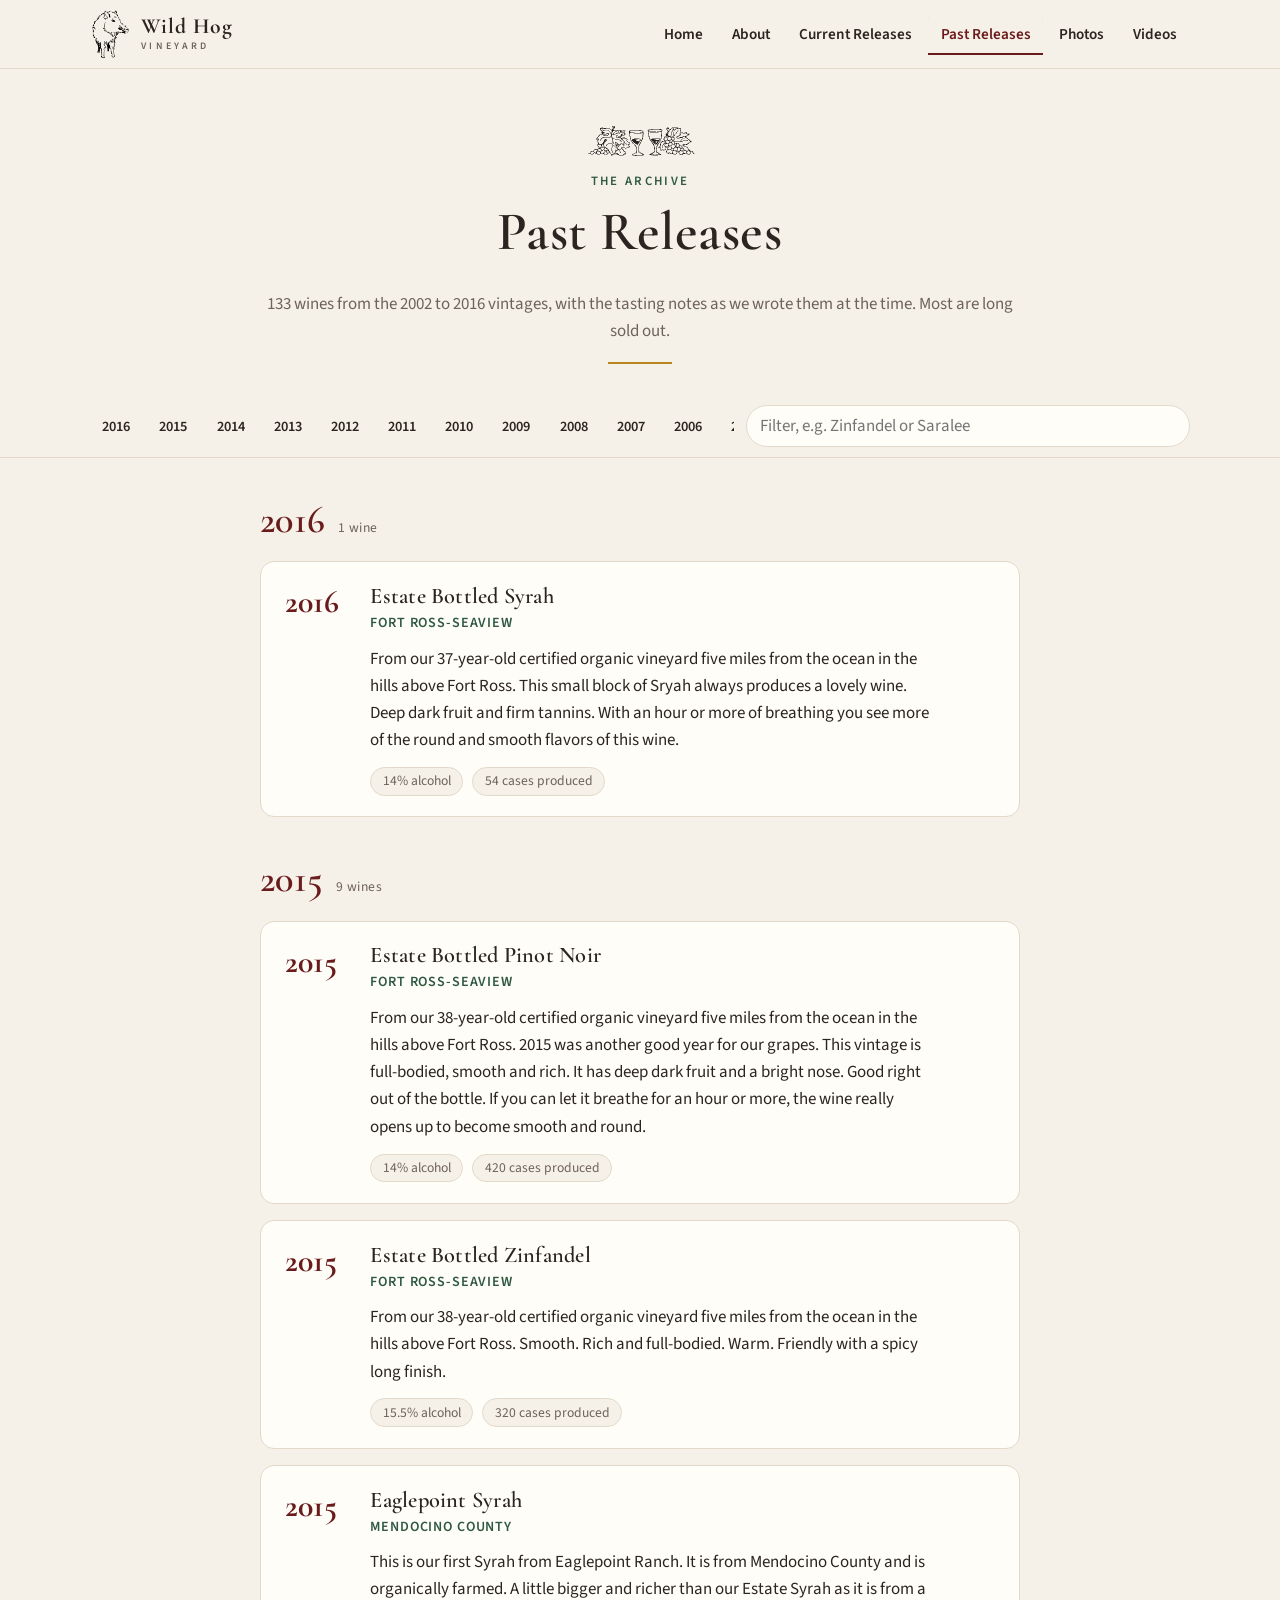
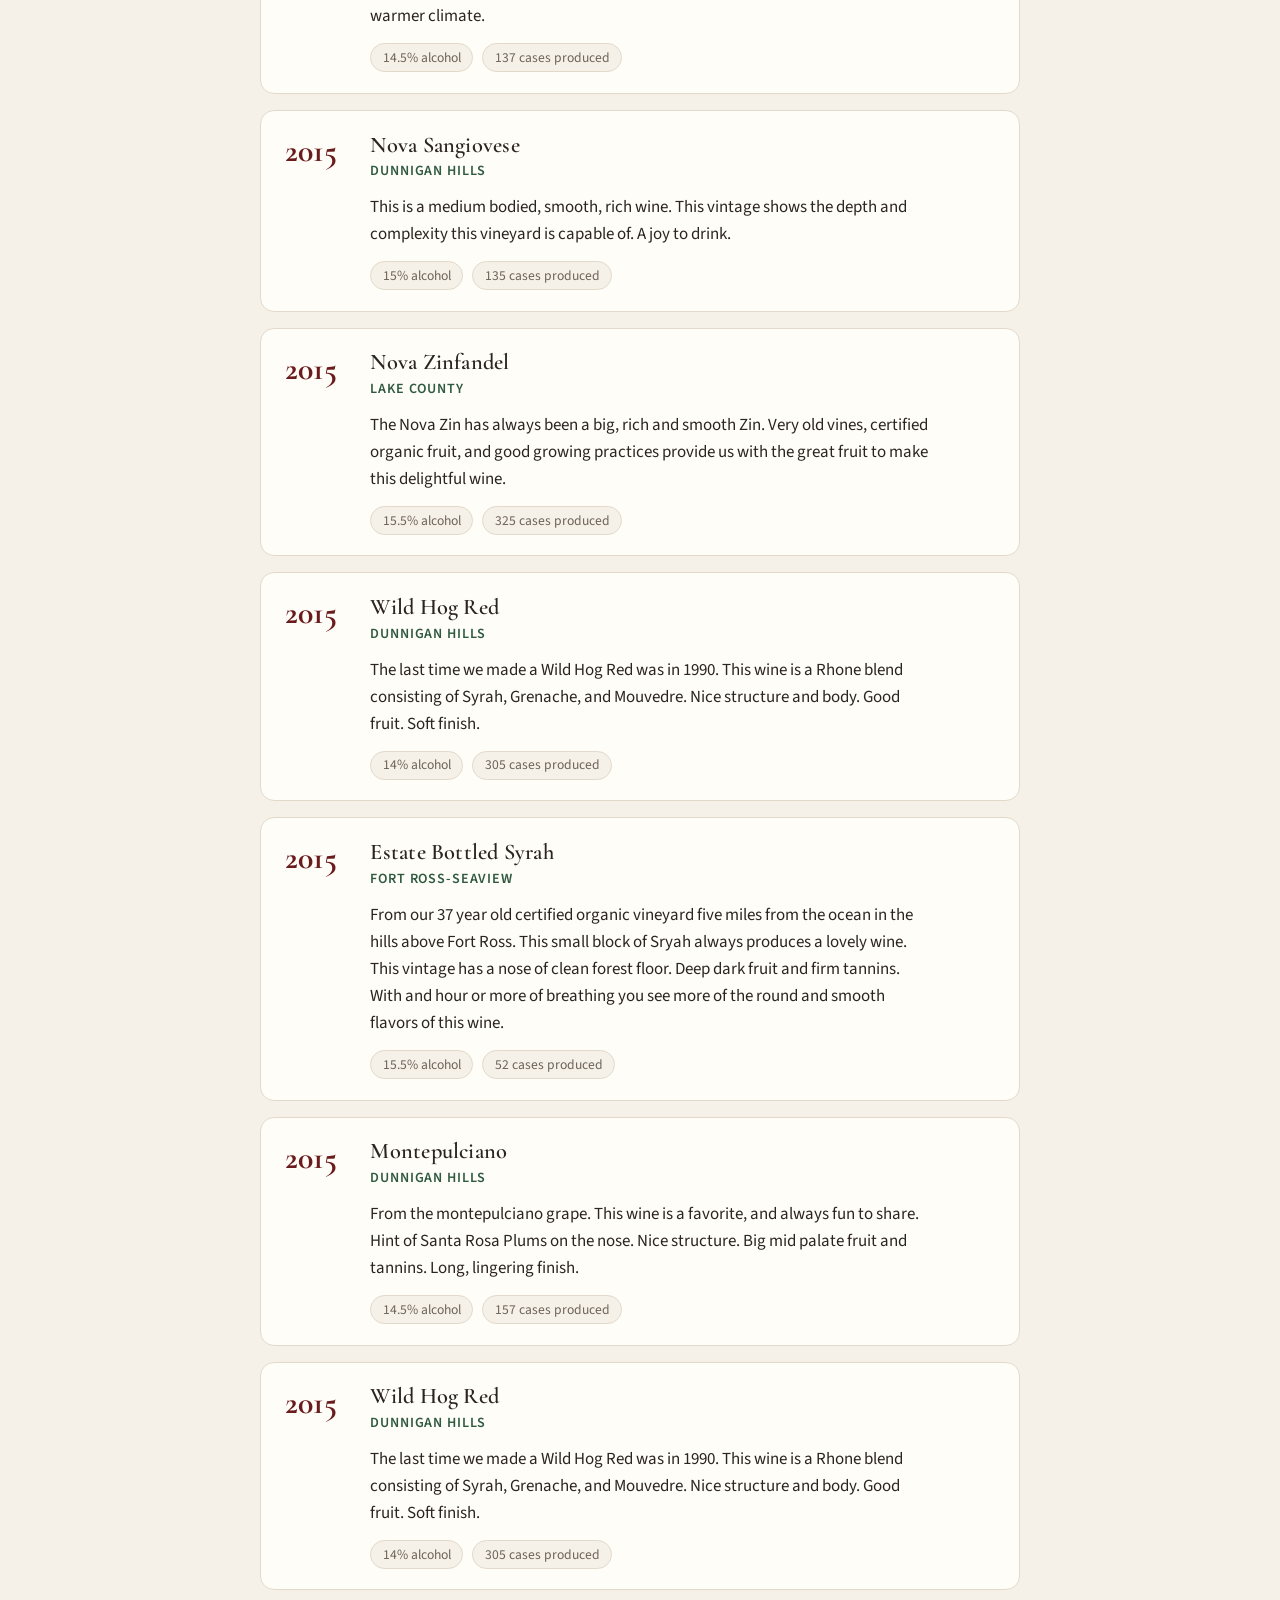
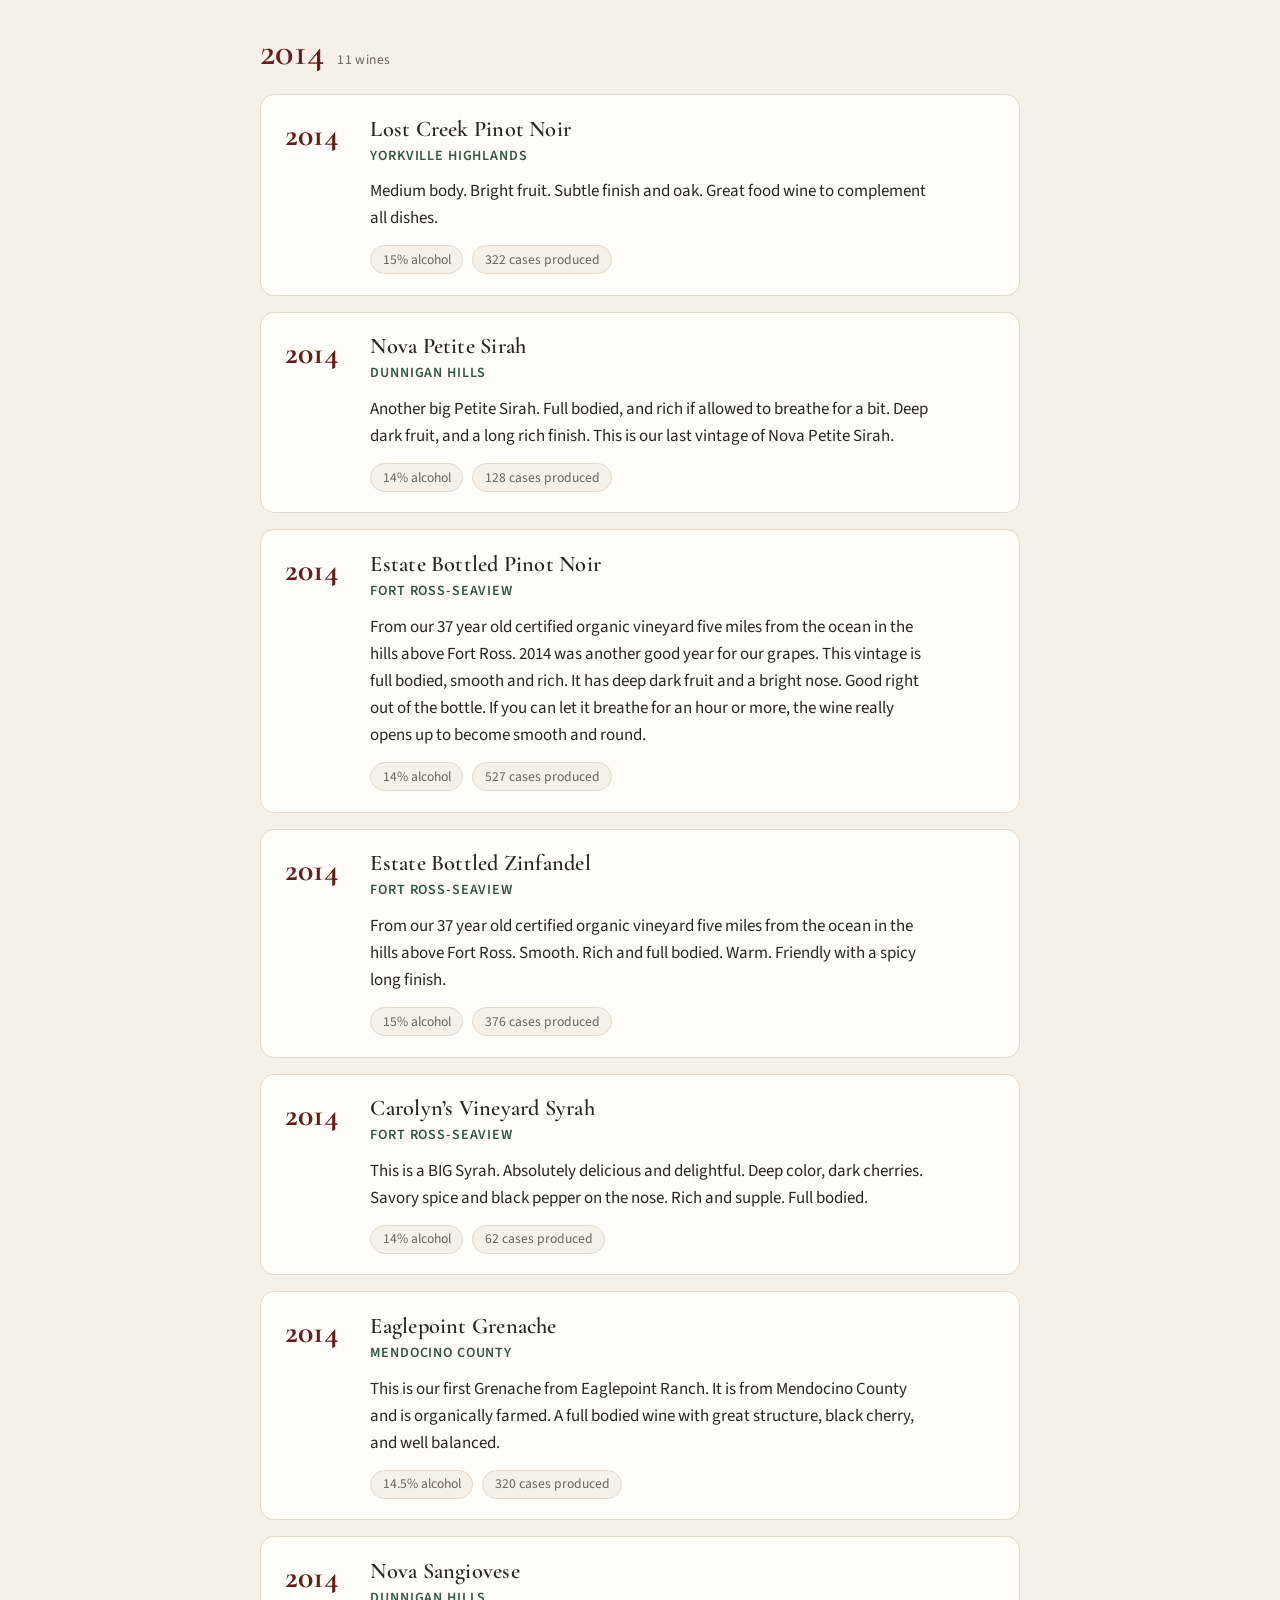
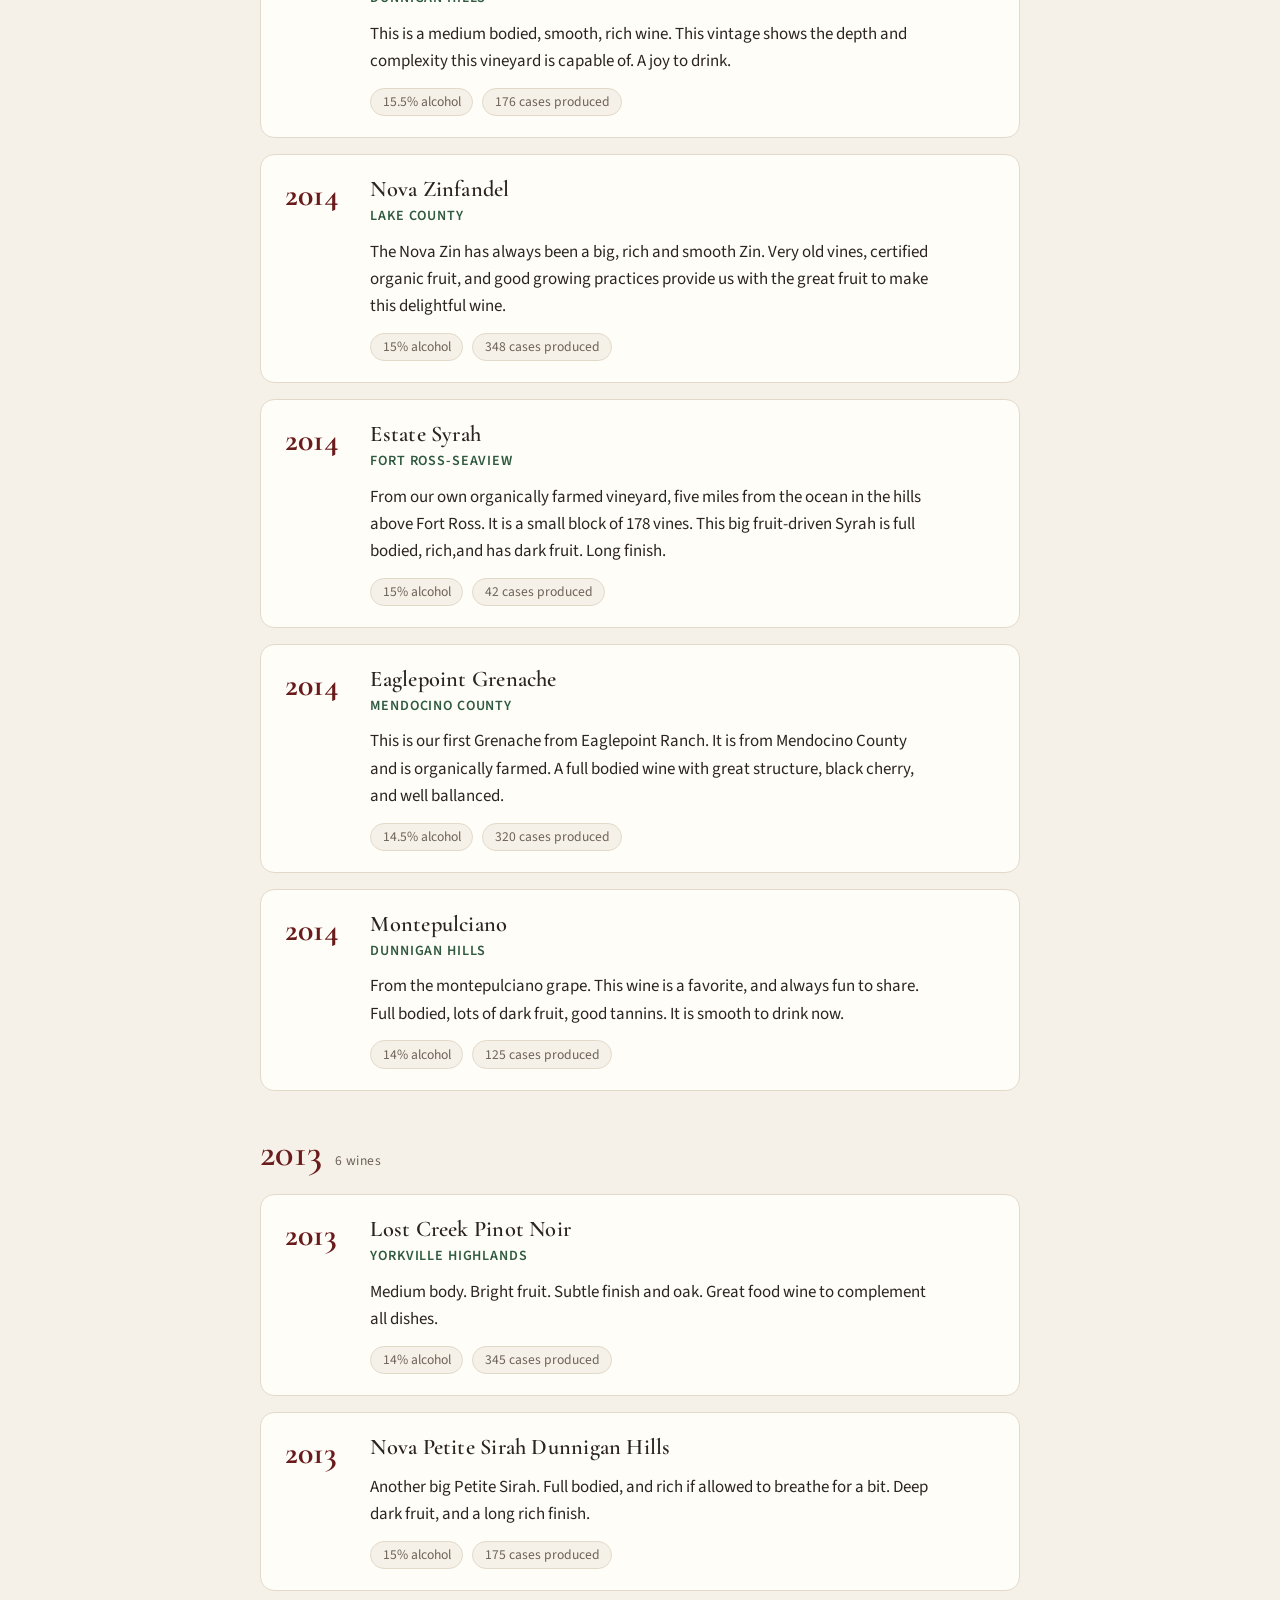
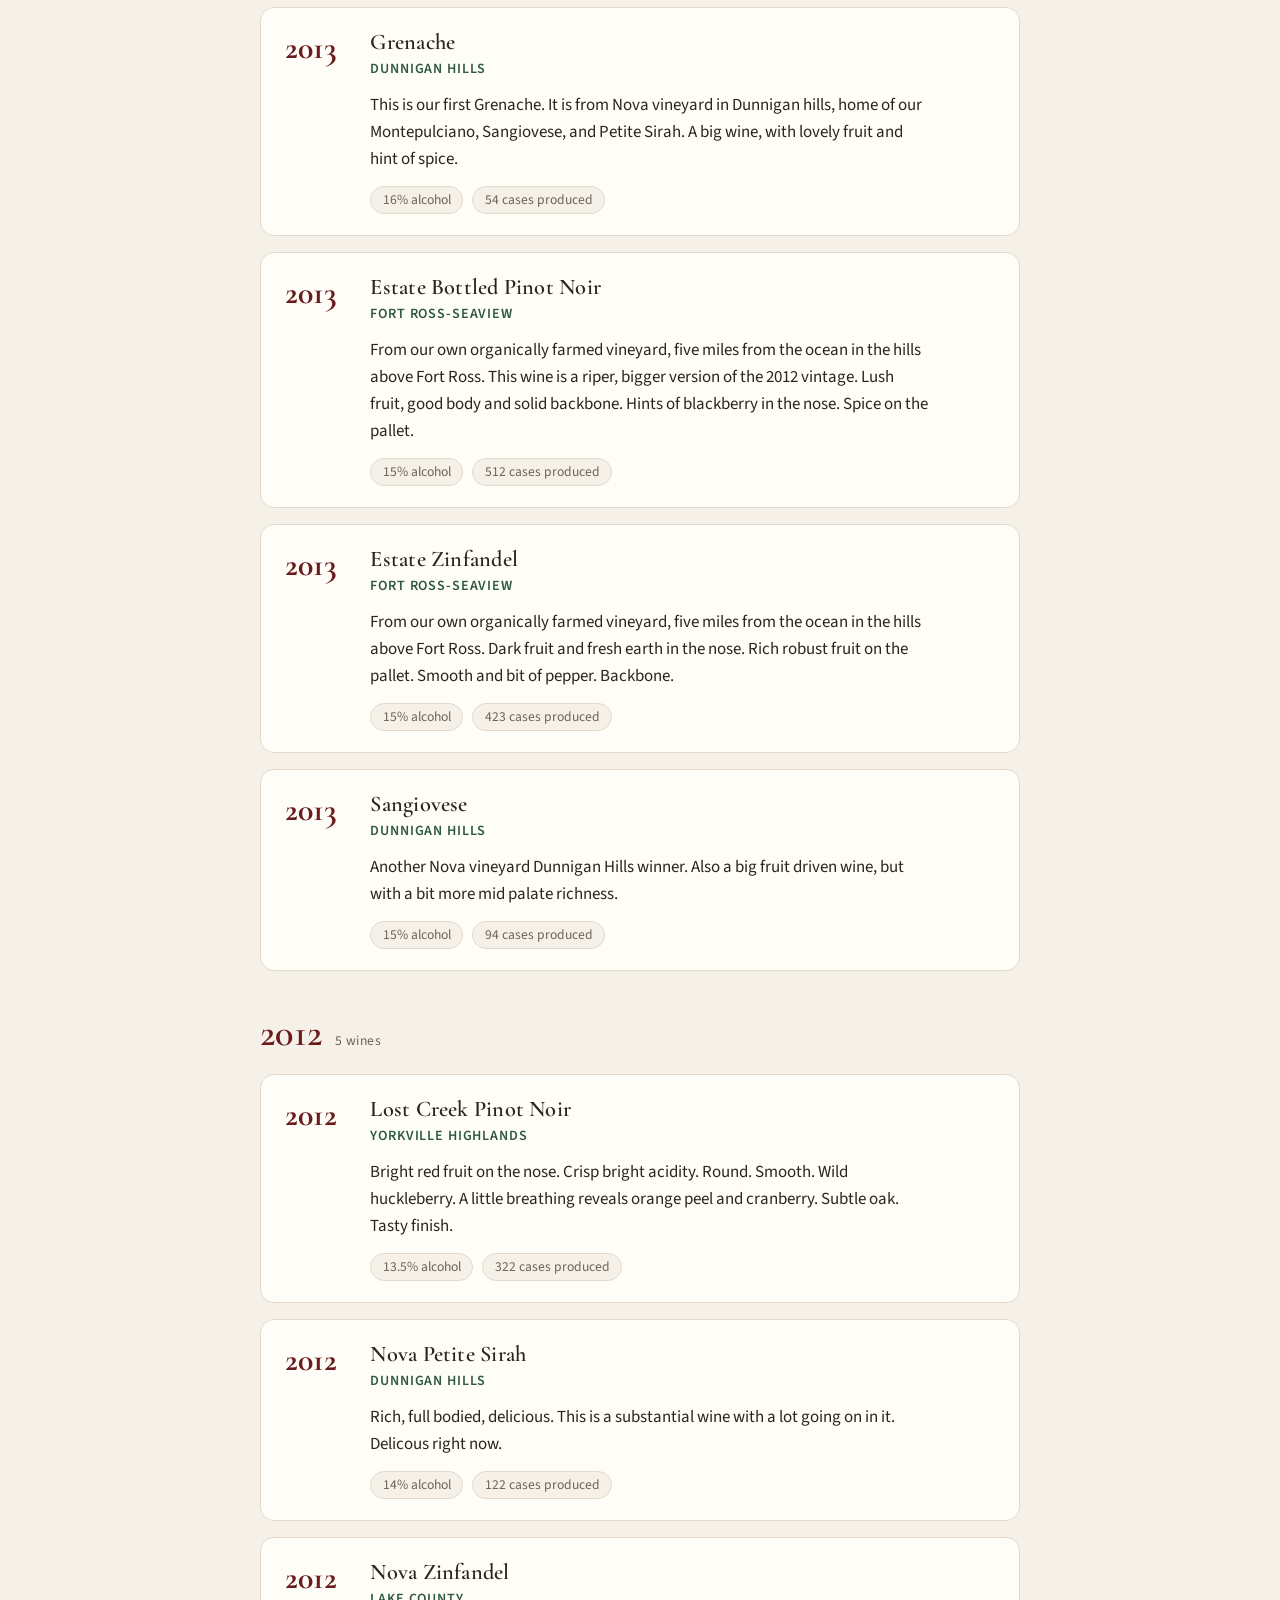
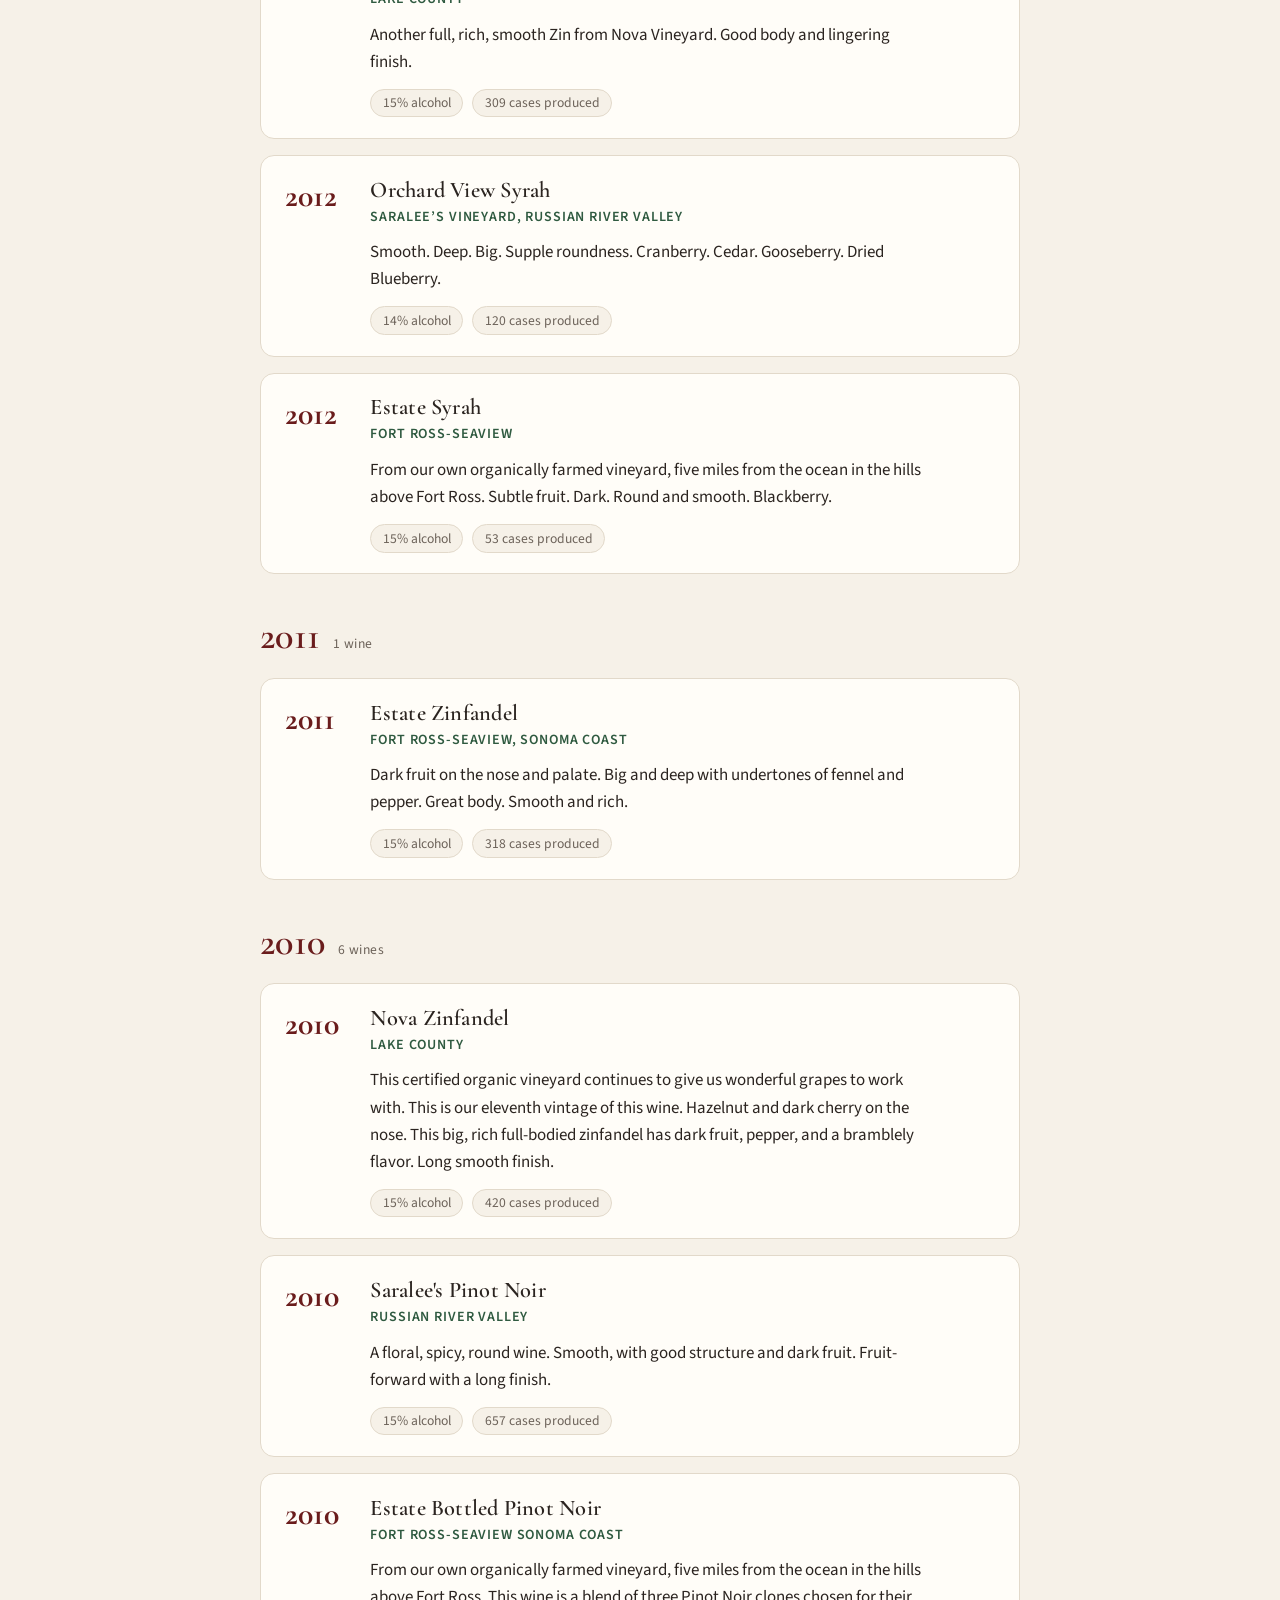
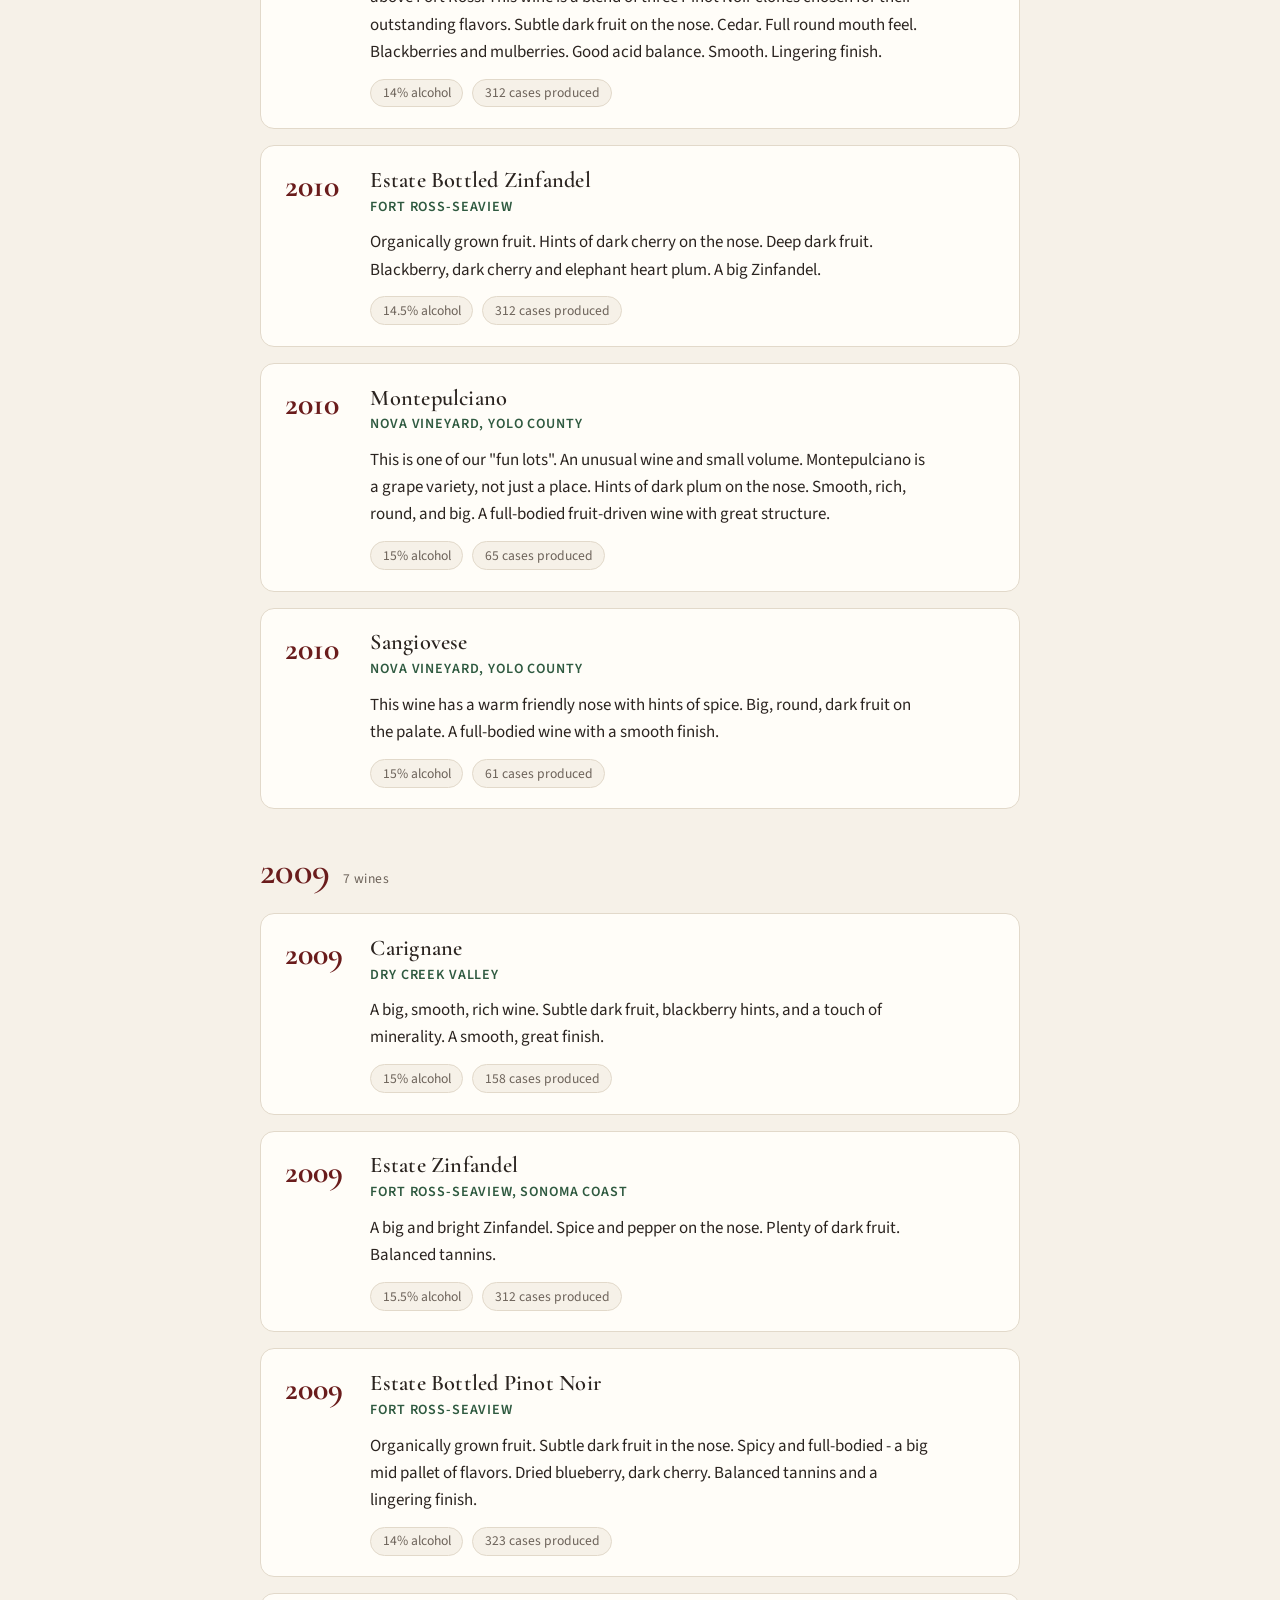
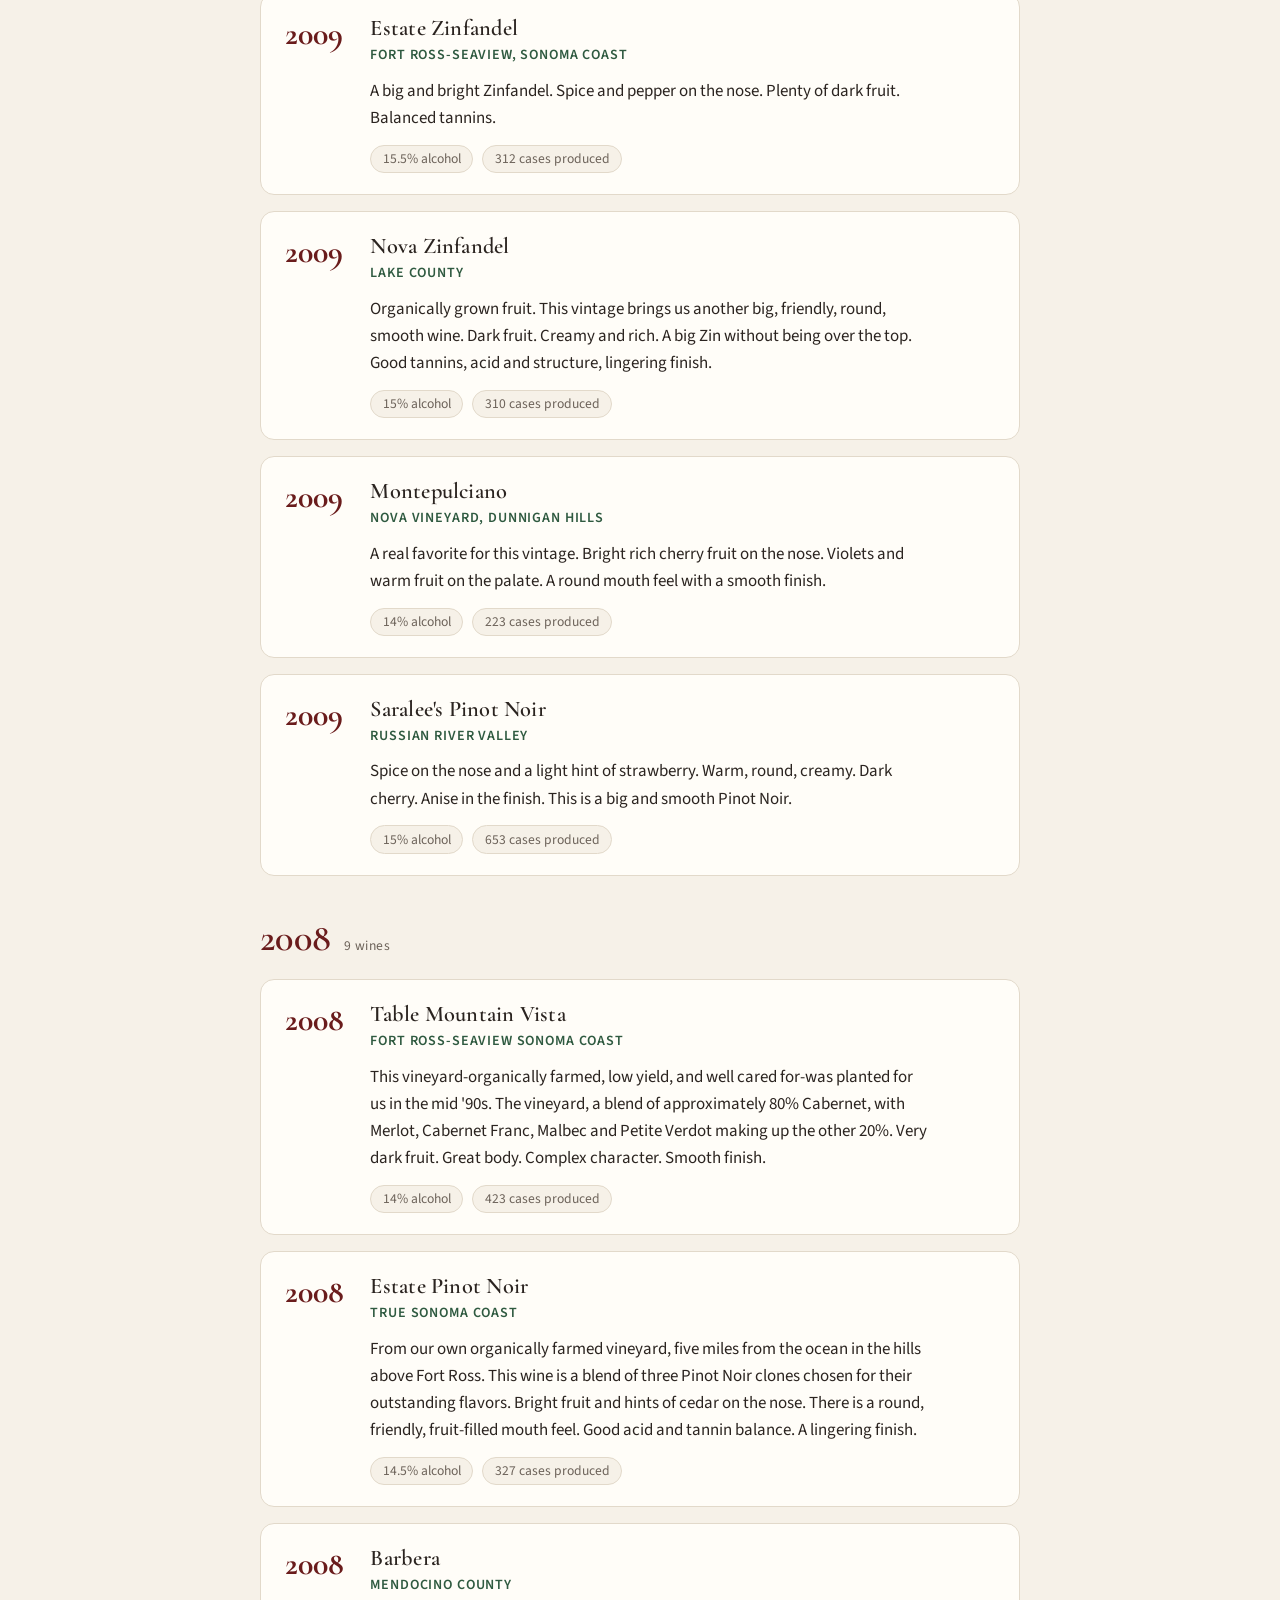
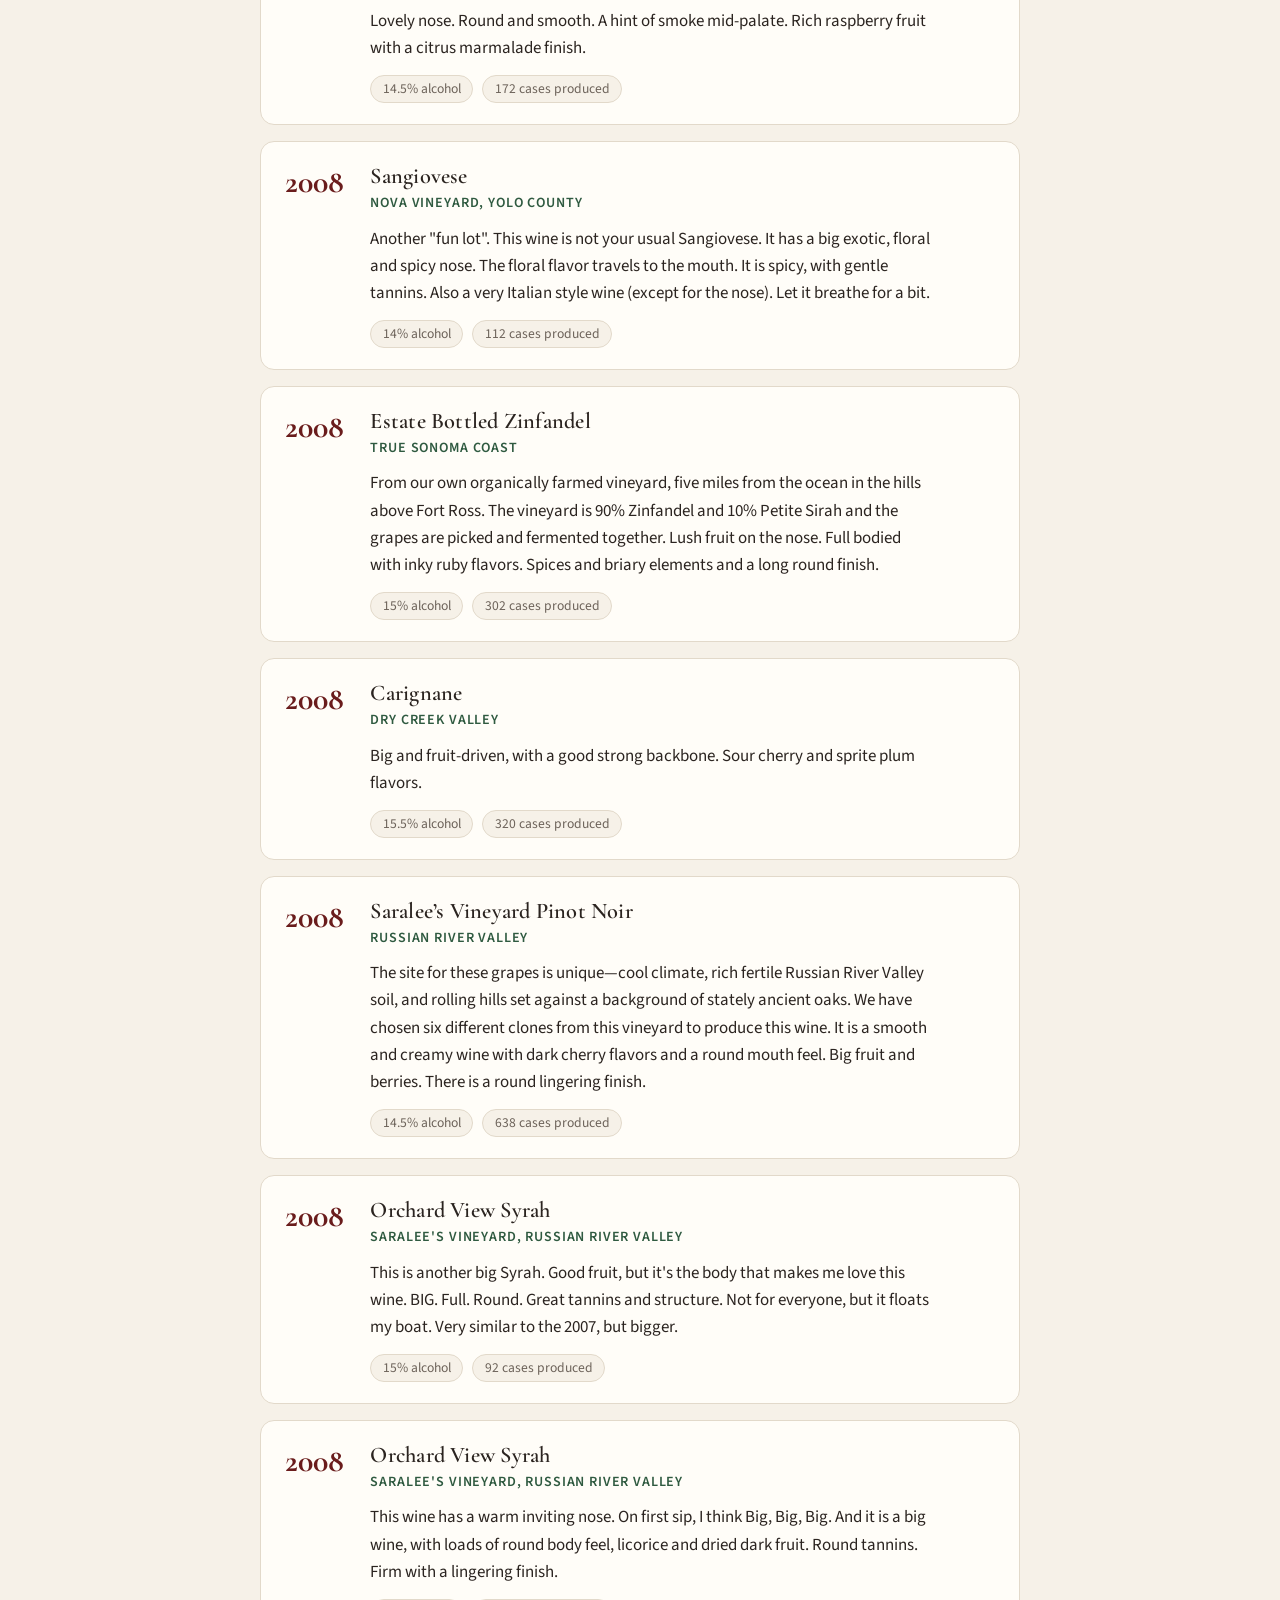
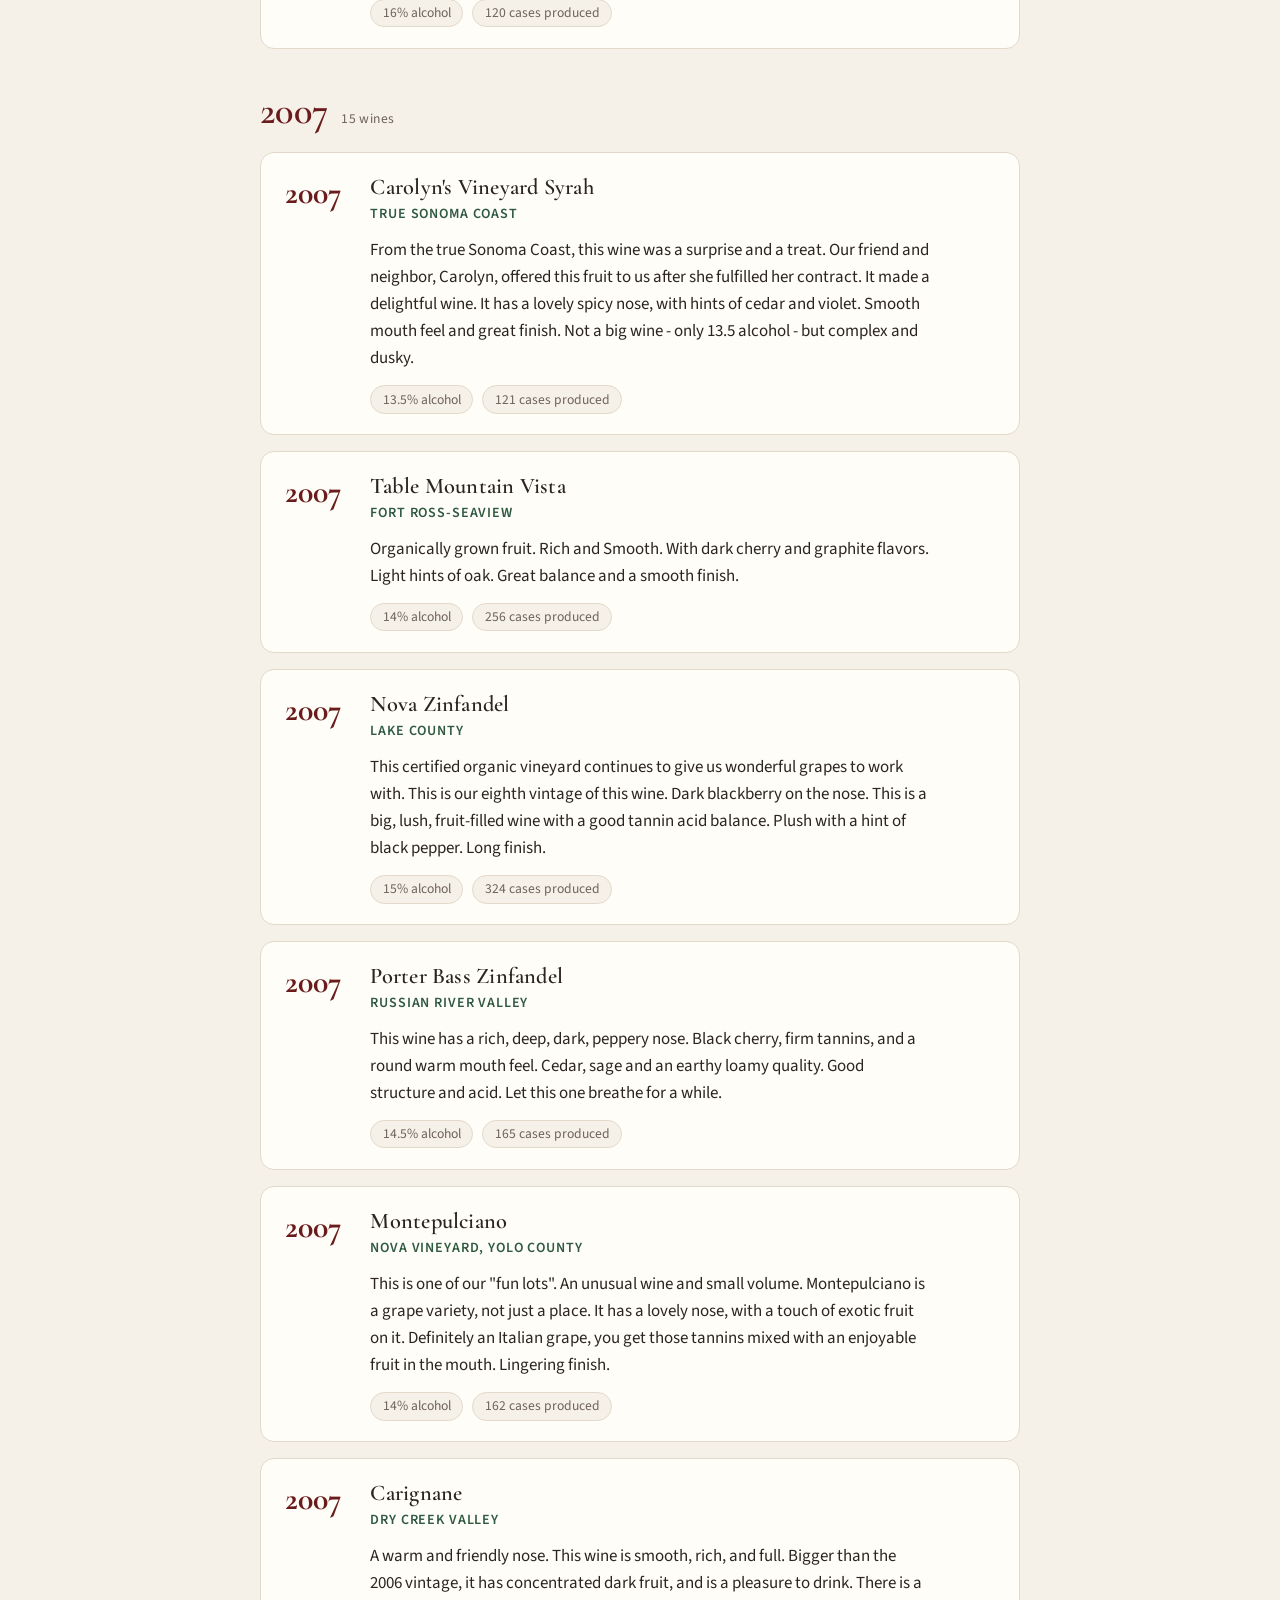
<file: pastreleases.html>
<!DOCTYPE html><html lang="en"><head><meta charset="utf-8"><title>Moved</title>
<meta http-equiv="refresh" content="0; url=past-releases.html"><link rel="canonical" href="past-releases.html">
<meta name="robots" content="noindex"></head><body><p>This page has moved to <a href="past-releases.html">past-releases.html</a>.</p></body></html>
</file>
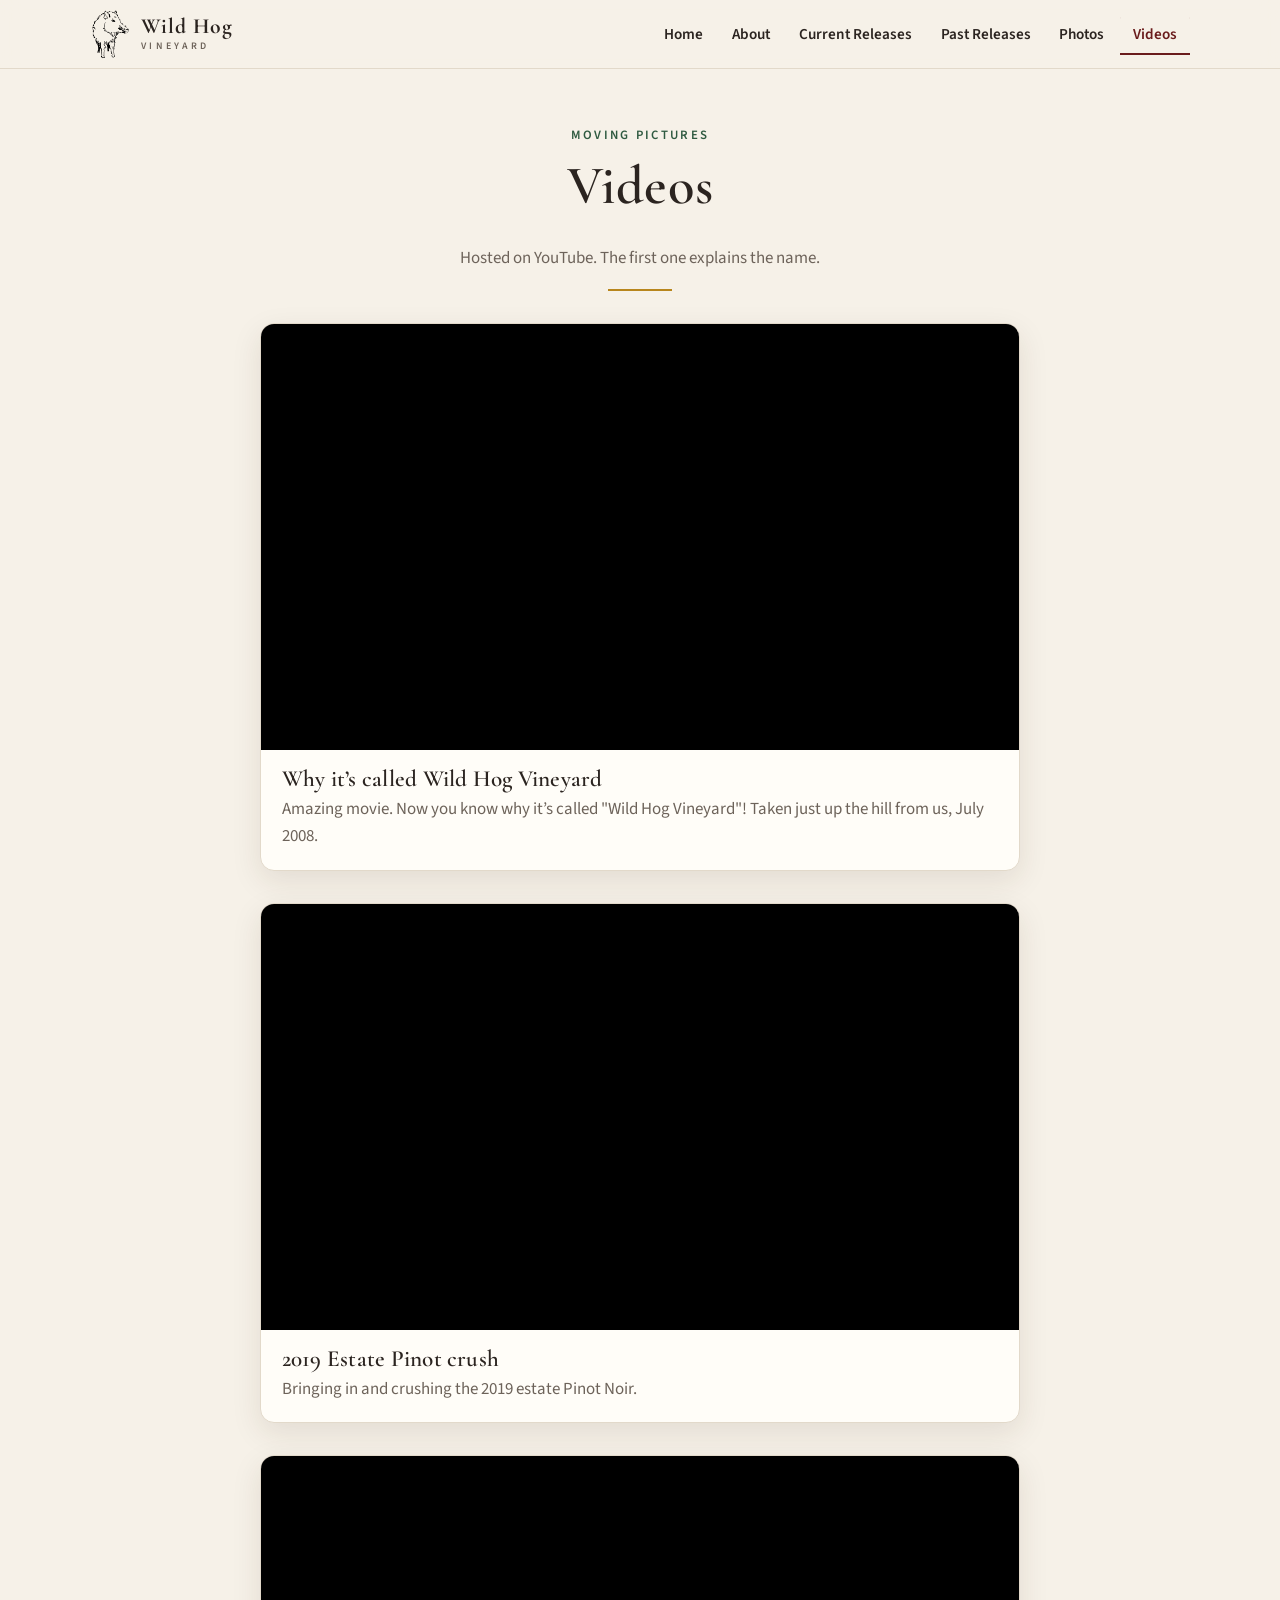
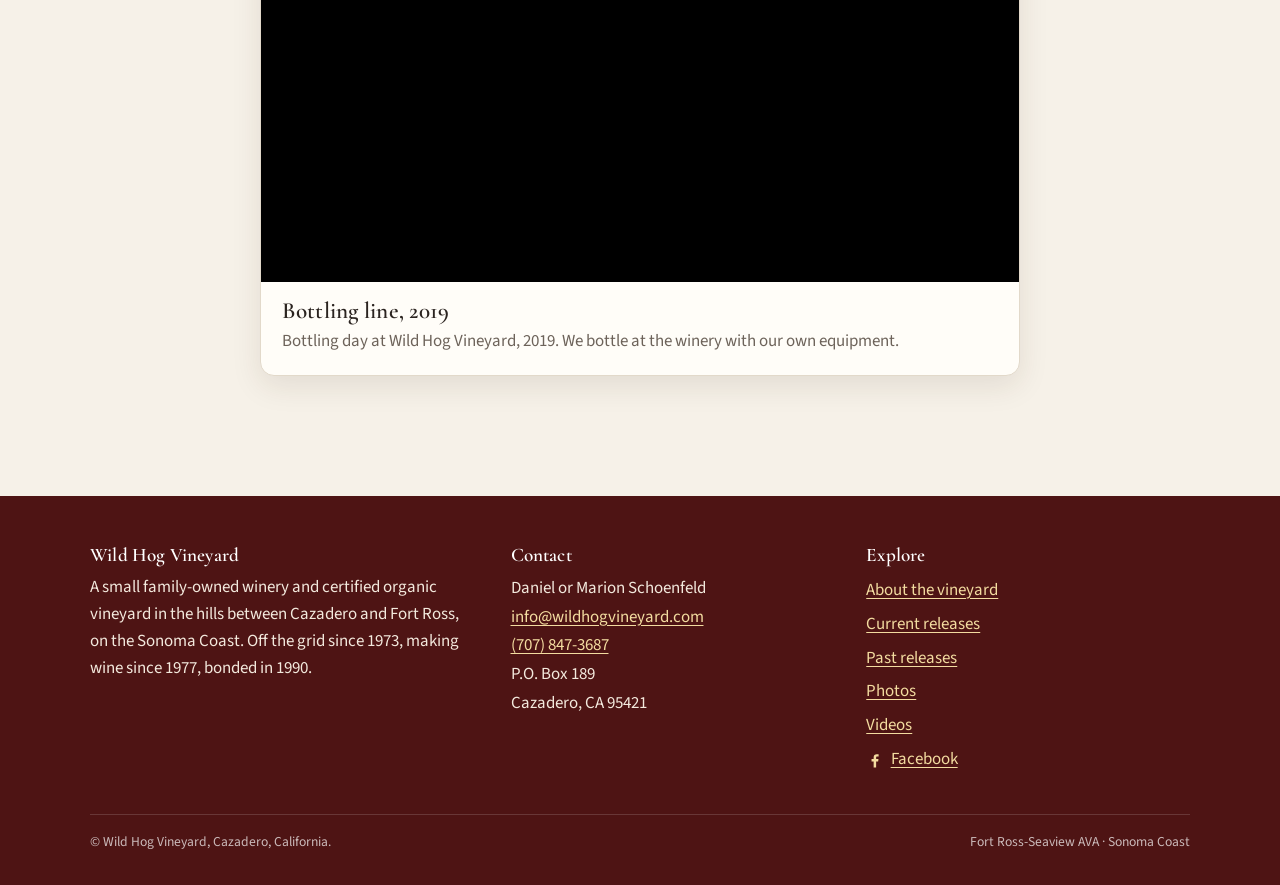
<file: videos.html>
<!DOCTYPE html>
<html lang="en" class="no-js">
<head>
<meta charset="utf-8">
<meta name="viewport" content="width=device-width, initial-scale=1">
<title>Videos · Wild Hog Vineyard</title>
<meta name="description" content="Videos from Wild Hog Vineyard: the wild pigs on the ridge, the 2019 Pinot Noir crush, and bottling day.">
<meta property="og:title" content="Videos · Wild Hog Vineyard">
<meta property="og:description" content="Videos from Wild Hog Vineyard: the wild pigs on the ridge, the 2019 Pinot Noir crush, and bottling day.">
<meta property="og:type" content="website">
<meta property="og:image" content="images/hero-harvest-1600.jpg">
<meta name="theme-color" content="#6a1c1c">
<link rel="icon" href="images/favicon.png" type="image/png">
<link rel="apple-touch-icon" href="images/apple-touch-icon.png">
<link rel="preconnect" href="https://fonts.googleapis.com">
<link rel="preconnect" href="https://fonts.gstatic.com" crossorigin>
<link rel="stylesheet" href="https://fonts.googleapis.com/css2?family=Cormorant+Garamond:ital,wght@0,600;0,700;1,500&family=Source+Sans+3:wght@400;600&display=swap">
<link rel="stylesheet" href="css/style.css">
</head>
<body>
<a class="skip-link" href="#main">Skip to content</a>
<header class="site-header">
  <div class="wrap">
    <a class="brand" href="index.html" aria-label="Wild Hog Vineyard home">
      <img src="images/hog-mark.png" alt="" width="40" height="50">
      <span class="brand-name">Wild Hog<small>VINEYARD</small></span>
    </a>
    <button class="nav-toggle" aria-expanded="false" aria-controls="site-nav">
      <svg width="22" height="22" viewBox="0 0 24 24" fill="none" stroke="currentColor" stroke-width="2" stroke-linecap="round"><path d="M4 7h16M4 12h16M4 17h16"/></svg>
      <span>Menu</span>
    </button>
    <nav class="site-nav" id="site-nav" aria-label="Main">
      <ul>
        <li><a href="index.html">Home</a></li>
        <li><a href="about.html">About</a></li>
        <li><a href="current-releases.html">Current Releases</a></li>
        <li><a href="past-releases.html">Past Releases</a></li>
        <li><a href="photos.html">Photos</a></li>
        <li><a href="videos.html" aria-current="page">Videos</a></li>
      </ul>
    </nav>
  </div>
</header>
<main id="main">
<div class="page-title narrow">
  <p class="eyebrow">Moving pictures</p>
  <h1>Videos</h1>
  <p class="muted">Hosted on YouTube. The first one explains the name.</p>
  <hr class="rule">
</div>

<div class="narrow section videos" style="padding-top:0">
<!-- To add a video: copy an <article class="video"> block and replace the YouTube id in the iframe src. -->
  <article class="video">
    <div class="frame"><iframe src="https://www.youtube.com/embed/hiJ7qIfTOD8" title="Why it’s called Wild Hog Vineyard" loading="lazy" allow="accelerometer; encrypted-media; gyroscope; picture-in-picture" allowfullscreen></iframe></div>
    <div class="body"><h3>Why it’s called Wild Hog Vineyard</h3><p>Amazing movie. Now you know why it’s called &quot;Wild Hog Vineyard&quot;! Taken just up the hill from us, July 2008.</p></div>
  </article>
  <article class="video">
    <div class="frame"><iframe src="https://www.youtube.com/embed/kF34ydF4FtA" title="2019 Estate Pinot crush" loading="lazy" allow="accelerometer; encrypted-media; gyroscope; picture-in-picture" allowfullscreen></iframe></div>
    <div class="body"><h3>2019 Estate Pinot crush</h3><p>Bringing in and crushing the 2019 estate Pinot Noir.</p></div>
  </article>
  <article class="video">
    <div class="frame"><iframe src="https://www.youtube.com/embed/ycrZKEZXvLo" title="Bottling line, 2019" loading="lazy" allow="accelerometer; encrypted-media; gyroscope; picture-in-picture" allowfullscreen></iframe></div>
    <div class="body"><h3>Bottling line, 2019</h3><p>Bottling day at Wild Hog Vineyard, 2019. We bottle at the winery with our own equipment.</p></div>
  </article>
</div>
</main>
<footer class="site-footer">
  <div class="wrap">
    <div>
      <h3>Wild Hog Vineyard</h3>
      <p>A small family-owned winery and certified organic vineyard in the hills between Cazadero and Fort Ross, on the Sonoma Coast. Off the grid since 1973, making wine since 1977, bonded in 1990.</p>
    </div>
    <div>
      <h3>Contact</h3>
      <address>
        Daniel or Marion Schoenfeld<br>
        <a href="mailto:info@wildhogvineyard.com">info@wildhogvineyard.com</a><br>
        <a href="tel:+17078473687">(707) 847-3687</a><br>
        P.O. Box 189<br>
        Cazadero, CA 95421
      </address>
    </div>
    <div>
      <h3>Explore</h3>
      <ul>
        <li><a href="about.html">About the vineyard</a></li>
        <li><a href="current-releases.html">Current releases</a></li>
        <li><a href="past-releases.html">Past releases</a></li>
        <li><a href="photos.html">Photos</a></li>
        <li><a href="videos.html">Videos</a></li>
        <li><a class="social" href="https://www.facebook.com/profile.php?id=100057775415077" rel="noopener"><svg viewBox="0 0 24 24" aria-hidden="true"><path d="M13.5 22v-8h2.7l.4-3.2h-3.1V8.8c0-.9.3-1.6 1.6-1.6h1.7V4.4c-.3 0-1.3-.1-2.5-.1-2.5 0-4.1 1.5-4.1 4.2v2.3H7.4V14h2.8v8h3.3z"/></svg> Facebook</a></li>
      </ul>
    </div>
    <div class="fine">
      <span>© Wild Hog Vineyard, Cazadero, California.</span>
      <span>Fort Ross-Seaview AVA · Sonoma Coast</span>
    </div>
  </div>
</footer>
<script src="js/site.js"></script>
</body>
</html>
</file>
<file: css/style.css>
/* Wild Hog Vineyard — site stylesheet
   Edit colors in :root. Everything is plain CSS, no build step. */

:root {
  --bg: #f6f1e8;
  --surface: #fffdf8;
  --text: #2b2420;
  --muted: #6d635a;
  --wine: #6a1c1c;
  --wine-strong: #4e1414;
  --leaf: #2f5a40;
  --gold: #b8861c;
  --line: #e2d9ca;
  --shadow: 0 10px 30px rgba(60, 40, 20, .10);
  --radius: 14px;
  --maxw: 1100px;
  --font-display: "Cormorant Garamond", "Georgia", "Times New Roman", serif;
  --font-body: "Source Sans 3", "Segoe UI", system-ui, -apple-system, sans-serif;
}
@media (prefers-color-scheme: dark) {
  :root:not([data-theme="light"]) {
    --bg: #1b1714; --surface: #251f1b; --text: #efe8dd; --muted: #b4a898;
    --wine: #d2807f; --wine-strong: #e9a3a2; --leaf: #86b797; --gold: #d4a743;
    --line: #3b322c; --shadow: 0 10px 30px rgba(0,0,0,.45);
  }
}
:root[data-theme="dark"] {
  --bg: #1b1714; --surface: #251f1b; --text: #efe8dd; --muted: #b4a898;
  --wine: #d2807f; --wine-strong: #e9a3a2; --leaf: #86b797; --gold: #d4a743;
  --line: #3b322c; --shadow: 0 10px 30px rgba(0,0,0,.45);
}

* { box-sizing: border-box; }
html { scroll-behavior: smooth; -webkit-text-size-adjust: 100%; }
body {
  margin: 0; background: var(--bg); color: var(--text);
  font-family: var(--font-body); font-size: 1.06rem; line-height: 1.6;
}
img { max-width: 100%; height: auto; display: block; }
a { color: var(--wine); text-decoration-thickness: 1px; text-underline-offset: 3px; }
a:hover { color: var(--wine-strong); }
h1, h2, h3, h4 { font-family: var(--font-display); font-weight: 600; line-height: 1.15; margin: 0 0 .5em; letter-spacing: .01em; }
h1 { font-size: clamp(2.2rem, 5vw, 3.4rem); }
h2 { font-size: clamp(1.7rem, 3.5vw, 2.4rem); }
h3 { font-size: 1.45rem; }
p { margin: 0 0 1em; }
.wrap { width: min(var(--maxw), 100% - 2rem); margin-inline: auto; }
.narrow { width: min(760px, 100% - 2rem); margin-inline: auto; }
.muted { color: var(--muted); }
.eyebrow { font-size: .8rem; letter-spacing: .18em; text-transform: uppercase; color: var(--leaf); font-weight: 600; margin-bottom: .6rem; }
.visually-hidden { position: absolute !important; width: 1px; height: 1px; overflow: hidden; clip: rect(0 0 0 0); white-space: nowrap; }
.skip-link { position: absolute; left: -999px; top: 0; background: var(--wine); color: #fff; padding: .5rem 1rem; z-index: 100; }
.skip-link:focus { left: 1rem; top: 1rem; }

/* Black line drawings (logo, page ornaments, hog sketch) go light in dark mode */
@media (prefers-color-scheme: dark) {
  :root:not([data-theme="light"]) .brand img,
  :root:not([data-theme="light"]) .page-title .ornament,
  :root:not([data-theme="light"]) .prose .float-right.art { filter: invert(1); opacity: .9; mix-blend-mode: normal; }
}
:root[data-theme="dark"] .brand img,
:root[data-theme="dark"] .page-title .ornament,
:root[data-theme="dark"] .prose .float-right.art { filter: invert(1); opacity: .9; mix-blend-mode: normal; }

/* ---------- Header / nav ---------- */
.site-header {
  position: sticky; top: 0; z-index: 50;
  background: color-mix(in srgb, var(--bg) 88%, transparent);
  backdrop-filter: blur(10px); -webkit-backdrop-filter: blur(10px);
  border-bottom: 1px solid var(--line);
}
.site-header .wrap { display: flex; align-items: center; justify-content: space-between; gap: 1rem; min-height: 68px; }
.brand { display: flex; align-items: center; gap: .7rem; text-decoration: none; color: var(--text); }
.brand img { width: 40px; height: 50px; object-fit: contain; }
.brand-name { font-family: var(--font-display); font-weight: 700; font-size: 1.35rem; line-height: 1; letter-spacing: .04em; }
.brand-name small { display: block; font-family: var(--font-body); font-weight: 600; font-size: .62rem; letter-spacing: .32em; color: var(--muted); margin-top: .25rem; }
.nav-toggle {
  display: none; background: none; border: 1px solid var(--line); border-radius: 8px;
  padding: .45rem .6rem; color: var(--text); cursor: pointer; font: inherit;
}
.nav-toggle svg { display: block; }
.site-nav ul { list-style: none; margin: 0; padding: 0; display: flex; gap: .2rem; }
.site-nav a {
  display: block; padding: .55rem .8rem; border-radius: 8px; text-decoration: none;
  color: var(--text); font-weight: 600; font-size: .95rem;
}
.site-nav a:hover { background: color-mix(in srgb, var(--wine) 10%, transparent); color: var(--wine-strong); }
.site-nav a[aria-current="page"] { color: var(--wine); box-shadow: inset 0 -2px 0 var(--wine); border-radius: 8px 8px 0 0; }
@media (max-width: 860px) {
  .nav-toggle { display: inline-flex; align-items: center; gap: .4rem; }
  .site-nav { display: none; position: absolute; left: 0; right: 0; top: 100%; background: var(--surface); border-bottom: 1px solid var(--line); box-shadow: var(--shadow); }
  .site-nav.is-open { display: block; }
  .site-nav ul { flex-direction: column; padding: .5rem 1rem 1rem; }
  .site-nav a { padding: .8rem .6rem; font-size: 1.05rem; border-bottom: 1px solid var(--line); border-radius: 0; }
  .site-nav a[aria-current="page"] { box-shadow: none; border-left: 3px solid var(--wine); padding-left: .8rem; }
  .no-js .site-nav { display: block; position: static; box-shadow: none; }
}

/* ---------- Hero ---------- */
.hero { position: relative; isolation: isolate; color: #fff; min-height: min(78vh, 680px); display: grid; place-items: end start; }
.hero img { position: absolute; inset: 0; width: 100%; height: 100%; object-fit: cover; z-index: -2; }
.hero::after { content: ""; position: absolute; inset: 0; z-index: -1;
  background: linear-gradient(180deg, rgba(20,10,8,.15) 0%, rgba(20,10,8,.25) 45%, rgba(20,10,8,.78) 100%); }
.hero .wrap { padding: 3rem 0 2.5rem; }
.hero h1 { color: #fff; margin-bottom: .4rem; text-shadow: 0 2px 12px rgba(0,0,0,.4); }
.hero .lede { font-size: clamp(1.1rem, 2.2vw, 1.4rem); max-width: 40ch; margin-bottom: 1.2rem; text-shadow: 0 1px 8px rgba(0,0,0,.5); }
.hero .eyebrow { color: #f3dca0; }
.hero-facts { display: flex; flex-wrap: wrap; gap: .5rem 1.2rem; font-size: .9rem; opacity: .92; margin: 0; padding: 0; list-style: none; }
.hero-facts li::before { content: "◆ "; color: #f3dca0; font-size: .6em; vertical-align: middle; }

/* ---------- Buttons ---------- */
.btn { display: inline-block; padding: .7rem 1.2rem; border-radius: 999px; font-weight: 600; text-decoration: none;
  background: var(--wine); color: #fff; border: 1px solid transparent; transition: transform .15s, background .15s; }
.btn:hover { background: var(--wine-strong); color: #fff; transform: translateY(-1px); }
.btn.ghost { background: transparent; color: inherit; border-color: currentColor; }
.btn.ghost:hover { background: rgba(255,255,255,.12); }
.btn-row { display: flex; flex-wrap: wrap; gap: .7rem; margin-top: 1.4rem; }

/* ---------- Sections ---------- */
.section { padding: clamp(2.5rem, 6vw, 4.5rem) 0; }
.section + .section { border-top: 1px solid var(--line); }
.section-title { text-align: center; margin-bottom: 2rem; }
.section-title h2 { margin-bottom: .3rem; }
.page-title { padding: clamp(2rem, 5vw, 3.5rem) 0 1rem; text-align: center; }
.page-title .ornament { width: 110px; margin: 0 auto .8rem; opacity: .85; }
.rule { width: 64px; height: 2px; background: var(--gold); margin: 1rem auto; border: 0; }

.cards { display: grid; grid-template-columns: repeat(auto-fit, minmax(240px, 1fr)); gap: 1.2rem; }
.card { background: var(--surface); border: 1px solid var(--line); border-radius: var(--radius); overflow: hidden; display: flex; flex-direction: column; box-shadow: var(--shadow); }
.card img { aspect-ratio: 4/3; object-fit: cover; width: 100%; }
.card .body { padding: 1.2rem 1.3rem 1.4rem; display: flex; flex-direction: column; gap: .4rem; flex: 1; }
.card h3 { margin: 0; }
.card p { margin: 0; color: var(--muted); }
.card .more { margin-top: auto; padding-top: .6rem; font-weight: 600; text-decoration: none; }
.card .more::after { content: " →"; }

.split { display: grid; grid-template-columns: 1.1fr 1fr; gap: 3rem; align-items: center; }
.split img { border-radius: var(--radius); box-shadow: var(--shadow); }
@media (max-width: 760px) { .split { grid-template-columns: 1fr; gap: 1.5rem; } }

.quote-block { text-align: center; max-width: 60ch; margin-inline: auto; }
.quote-block figure { margin: 0 auto 1.4rem; display: inline-block; background: #f3ecdf; border: 1px solid #e0d6c4; border-radius: 10px; padding: 1rem 1.2rem; box-shadow: var(--shadow); }
.quote-block figure img { margin: 0 auto; max-width: 400px; width: 100%; }
.quote-block blockquote { font-family: var(--font-display); font-size: clamp(1.3rem, 2.6vw, 1.8rem); font-style: italic; margin: 0 0 .5rem; line-height: 1.35; }

/* ---------- Prose (About) ---------- */
.prose h2 { margin-top: 2.2rem; color: var(--wine); }
.prose h2:first-child { margin-top: 0; }
.prose p { max-width: 68ch; }
.prose .float-right { float: right; margin: .3rem 0 1rem 1.5rem; width: min(40%, 220px); }
.prose .float-right.art { mix-blend-mode: multiply; }
@media (max-width: 520px) { .prose .float-right { float: none; width: 60%; margin: 0 auto 1rem; } }
.callout { background: var(--surface); border: 1px solid var(--line); border-left: 4px solid var(--gold); border-radius: 10px; padding: 1rem 1.2rem; margin: 1.5rem 0; }
.callout p:last-child { margin-bottom: 0; }

/* ---------- Wine list ---------- */
.wine-list { display: grid; gap: 1rem; }
.wine { background: var(--surface); border: 1px solid var(--line); border-radius: var(--radius); padding: 1.3rem 1.5rem; display: grid; grid-template-columns: auto 1fr; gap: .2rem 1.4rem; align-items: start; }
.wine > * { grid-column: 2; }
.wine .vintage { grid-column: 1; grid-row: 1 / span 4; font-family: var(--font-display); font-size: 2rem; font-weight: 700; color: var(--wine); line-height: 1; padding-top: .2rem; width: 4.2ch; }
.wine h3 { margin: 0; font-size: 1.4rem; }
.wine .region { color: var(--leaf); font-weight: 600; font-size: .88rem; letter-spacing: .06em; text-transform: uppercase; }
.wine .notes { margin: .5rem 0 .6rem; max-width: 70ch; }
.wine .stats { display: flex; flex-wrap: wrap; gap: .4rem .6rem; margin: 0; padding: 0; list-style: none; font-size: .85rem; color: var(--muted); }
.wine .stats li { border: 1px solid var(--line); border-radius: 999px; padding: .15rem .7rem; background: var(--bg); }
.wine .stats li.price { color: var(--wine); border-color: color-mix(in srgb, var(--wine) 40%, var(--line)); font-weight: 600; }
@media (max-width: 520px) {
  .wine { grid-template-columns: 1fr; padding: 1.1rem 1.1rem; }
  .wine > * { grid-column: 1; }
  .wine .vintage { grid-row: auto; font-size: 1.5rem; width: auto; }
}
.offer { background: linear-gradient(135deg, color-mix(in srgb, var(--wine) 10%, var(--surface)), var(--surface)); border: 1px solid color-mix(in srgb, var(--wine) 30%, var(--line)); border-radius: var(--radius); padding: 1.6rem 1.8rem; margin: 2.5rem 0; }
.offer h3 { color: var(--wine); margin-bottom: .4rem; }
.offer .big { font-family: var(--font-display); font-size: 2.2rem; font-weight: 700; line-height: 1; }

/* Past releases: year nav + filter */
.year-nav { position: sticky; top: 68px; z-index: 40; background: color-mix(in srgb, var(--bg) 92%, transparent); backdrop-filter: blur(8px); border-bottom: 1px solid var(--line); padding: .6rem 0; }
.year-nav .wrap { display: flex; gap: .8rem; align-items: center; flex-wrap: wrap; }
.year-nav ul { list-style: none; margin: 0; padding: 0; display: flex; gap: .3rem; overflow-x: auto; scrollbar-width: thin; flex: 1 1 420px; }
.year-nav a { display: block; padding: .3rem .7rem; border-radius: 999px; text-decoration: none; font-weight: 600; font-size: .9rem; color: var(--text); white-space: nowrap; border: 1px solid transparent; }
.year-nav a:hover { border-color: var(--line); background: var(--surface); }
.filter { display: flex; align-items: center; gap: .5rem; }
.filter { flex: 1 1 220px; }
.filter input { width: 100%; font: inherit; padding: .4rem .8rem; border: 1px solid var(--line); border-radius: 999px; background: var(--surface); color: var(--text); min-width: 180px; }
.filter input:focus { outline: 2px solid var(--gold); outline-offset: 1px; }
.year-group { scroll-margin-top: 130px; margin-top: 2.5rem; }
.year-group h2 { display: flex; align-items: baseline; gap: .8rem; color: var(--wine); }
.year-group h2 .count { font-family: var(--font-body); font-size: .85rem; color: var(--muted); font-weight: 400; }
.year-group[hidden], .wine[hidden] { display: none; }
.no-results { display: none; text-align: center; color: var(--muted); padding: 3rem 0; }
.no-results.is-visible { display: block; }

/* ---------- Gallery ---------- */
.gallery { display: grid; grid-template-columns: repeat(auto-fill, minmax(250px, 1fr)); gap: .8rem; list-style: none; margin: 0; padding: 0; }
.gallery a { display: block; position: relative; border-radius: 10px; overflow: hidden; background: var(--surface); }
.gallery img { aspect-ratio: 4/3; object-fit: cover; width: 100%; transition: transform .3s; }
.gallery a:hover img { transform: scale(1.04); }
.gallery figcaption { position: absolute; inset: auto 0 0; padding: 1.4rem .8rem .6rem; font-size: .85rem; color: #fff; background: linear-gradient(transparent, rgba(0,0,0,.7)); }
@media (max-width: 520px) { .gallery { grid-template-columns: repeat(2, 1fr); gap: .5rem; } .gallery figcaption { display: none; } }

dialog.lightbox { border: 0; padding: 0; background: transparent; max-width: 100vw; max-height: 100vh; width: 100vw; height: 100vh; }
dialog.lightbox::backdrop { background: rgba(10,6,4,.92); }
.lightbox-inner { position: relative; width: 100%; height: 100%; display: grid; grid-template-rows: 1fr auto; place-items: center; color: #fff; }
.lightbox-inner img { max-width: 100vw; max-height: calc(100vh - 70px); object-fit: contain; width: auto; height: auto; }
.lightbox-caption { padding: .8rem 4rem; text-align: center; font-size: .95rem; min-height: 70px; }
.lightbox button { position: absolute; background: rgba(0,0,0,.45); color: #fff; border: 1px solid rgba(255,255,255,.3); border-radius: 999px; width: 44px; height: 44px; cursor: pointer; display: grid; place-items: center; font: inherit; }
.lightbox button:hover { background: rgba(0,0,0,.7); }
.lightbox .close { top: .8rem; right: .8rem; }
.lightbox .prev { left: .6rem; top: 50%; transform: translateY(-50%); }
.lightbox .next { right: .6rem; top: 50%; transform: translateY(-50%); }

/* ---------- Videos ---------- */
.videos { display: grid; gap: 2rem; }
.video { background: var(--surface); border: 1px solid var(--line); border-radius: var(--radius); overflow: hidden; box-shadow: var(--shadow); }
.video .frame { aspect-ratio: 16/9; width: 100%; background: #000; }
.video .frame iframe { width: 100%; height: 100%; border: 0; display: block; }
.video .body { padding: 1rem 1.3rem 1.2rem; }
.video h3 { margin-bottom: .2rem; }
.video p { margin: 0; color: var(--muted); }

/* ---------- Contact / footer ---------- */
.contact-grid { display: grid; grid-template-columns: repeat(auto-fit, minmax(220px, 1fr)); gap: 1.5rem; }
.contact-grid address { font-style: normal; line-height: 1.7; }
.site-footer { background: var(--wine-strong); color: #f3e9dd; padding: 3rem 0 2rem; margin-top: 3rem; }
@media (prefers-color-scheme: dark) { :root:not([data-theme="light"]) .site-footer { background: #140f0d; } }
:root[data-theme="dark"] .site-footer { background: #140f0d; }
.site-footer a { color: #f3dca0; }
.site-footer .wrap { display: grid; grid-template-columns: 1.2fr 1fr 1fr; gap: 2rem; }
.site-footer h3 { color: #fff; font-size: 1.2rem; margin-bottom: .5rem; }
.site-footer address { font-style: normal; line-height: 1.7; }
.site-footer ul { list-style: none; margin: 0; padding: 0; line-height: 2; }
.site-footer .fine { grid-column: 1 / -1; border-top: 1px solid rgba(255,255,255,.15); padding-top: 1rem; font-size: .85rem; color: rgba(255,255,255,.7); display: flex; flex-wrap: wrap; justify-content: space-between; gap: .5rem; }
.social { display: inline-flex; align-items: center; gap: .4rem; }
.social svg { width: 18px; height: 18px; fill: currentColor; }
@media (max-width: 760px) { .site-footer .wrap { grid-template-columns: 1fr; } }
</file>
